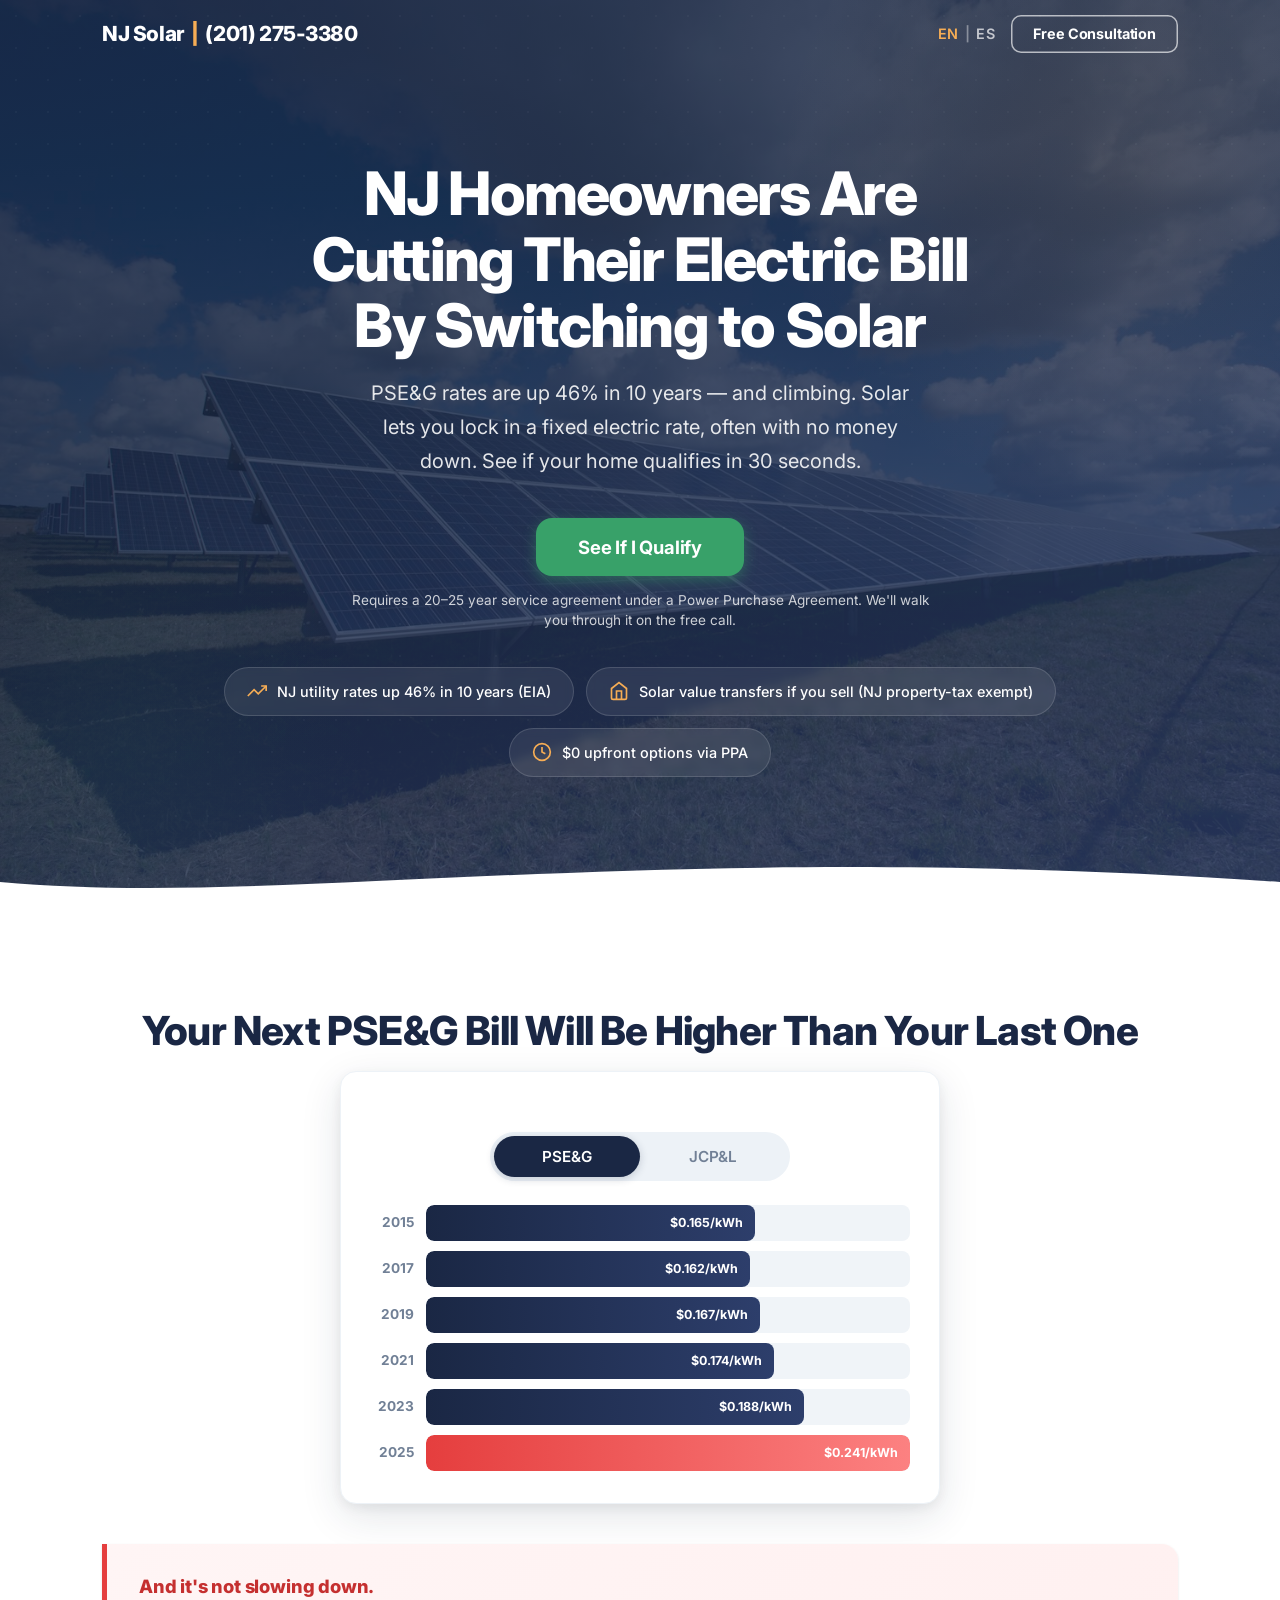
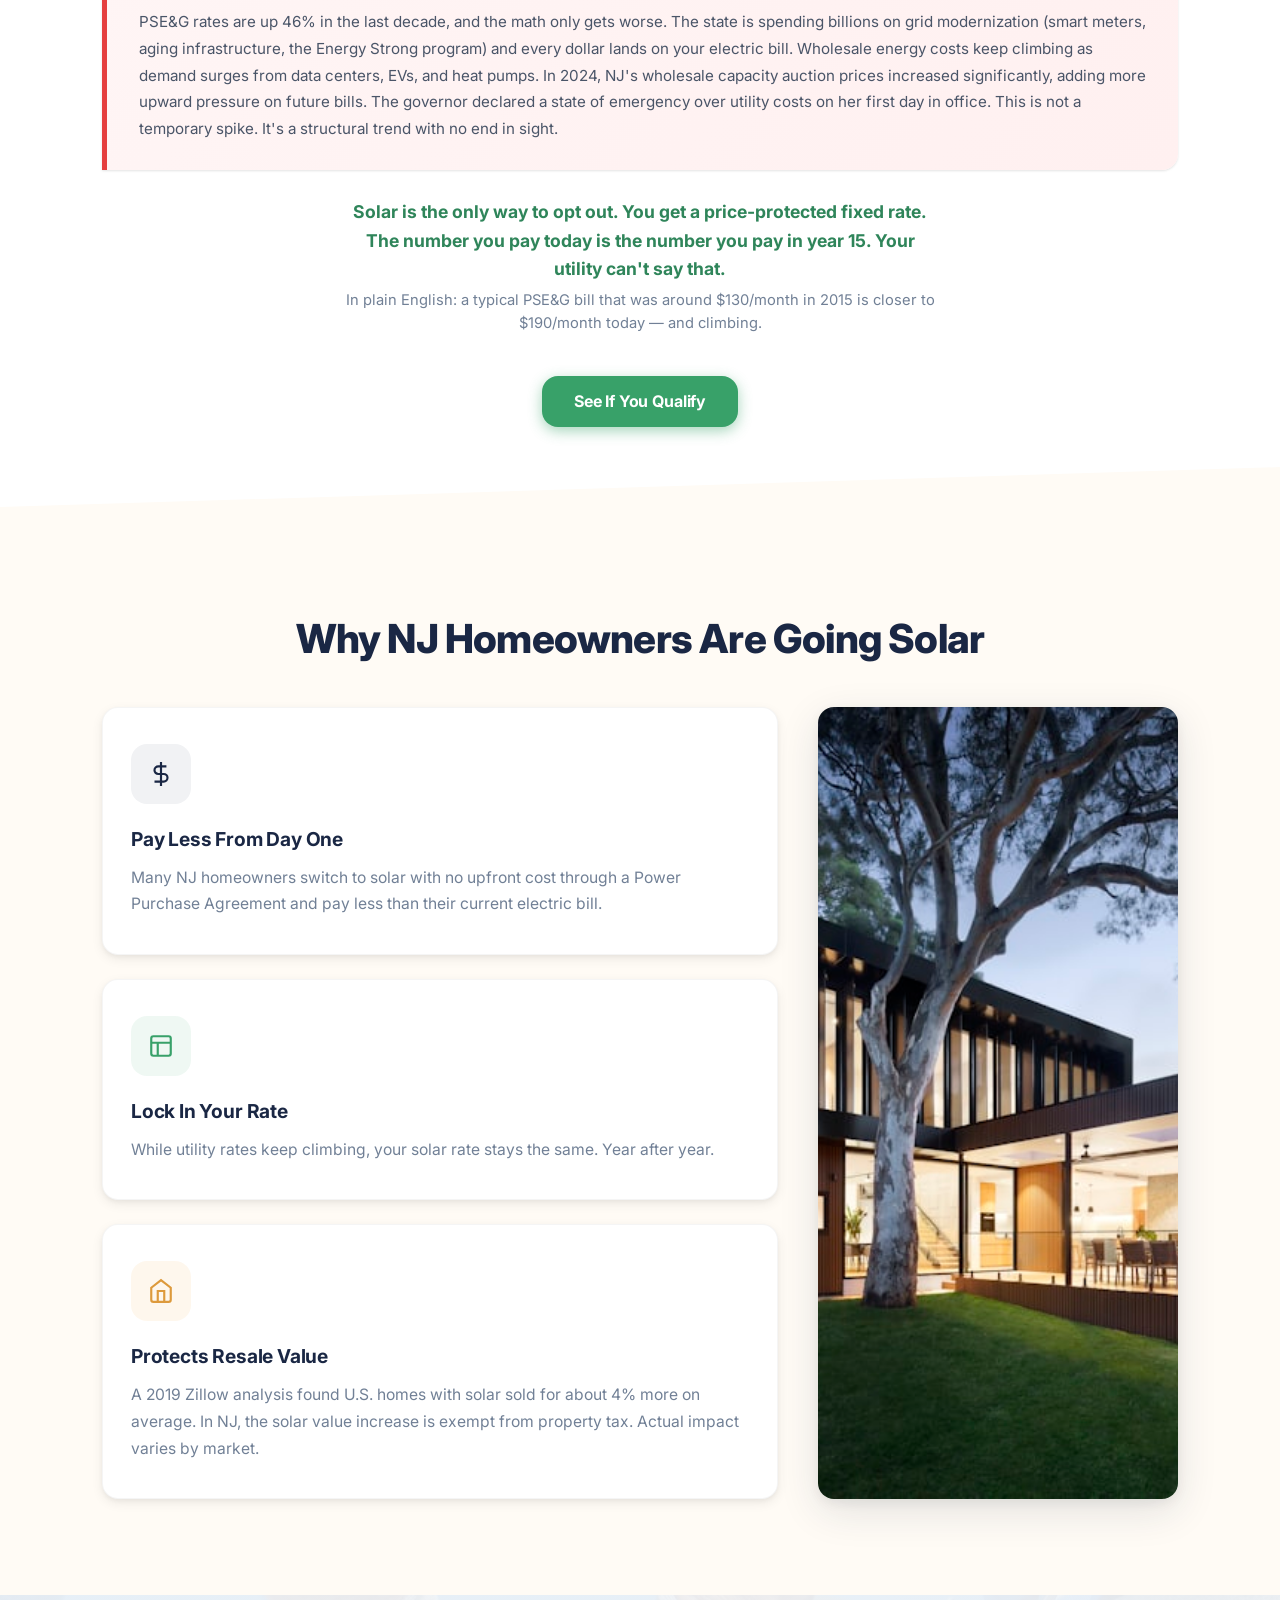
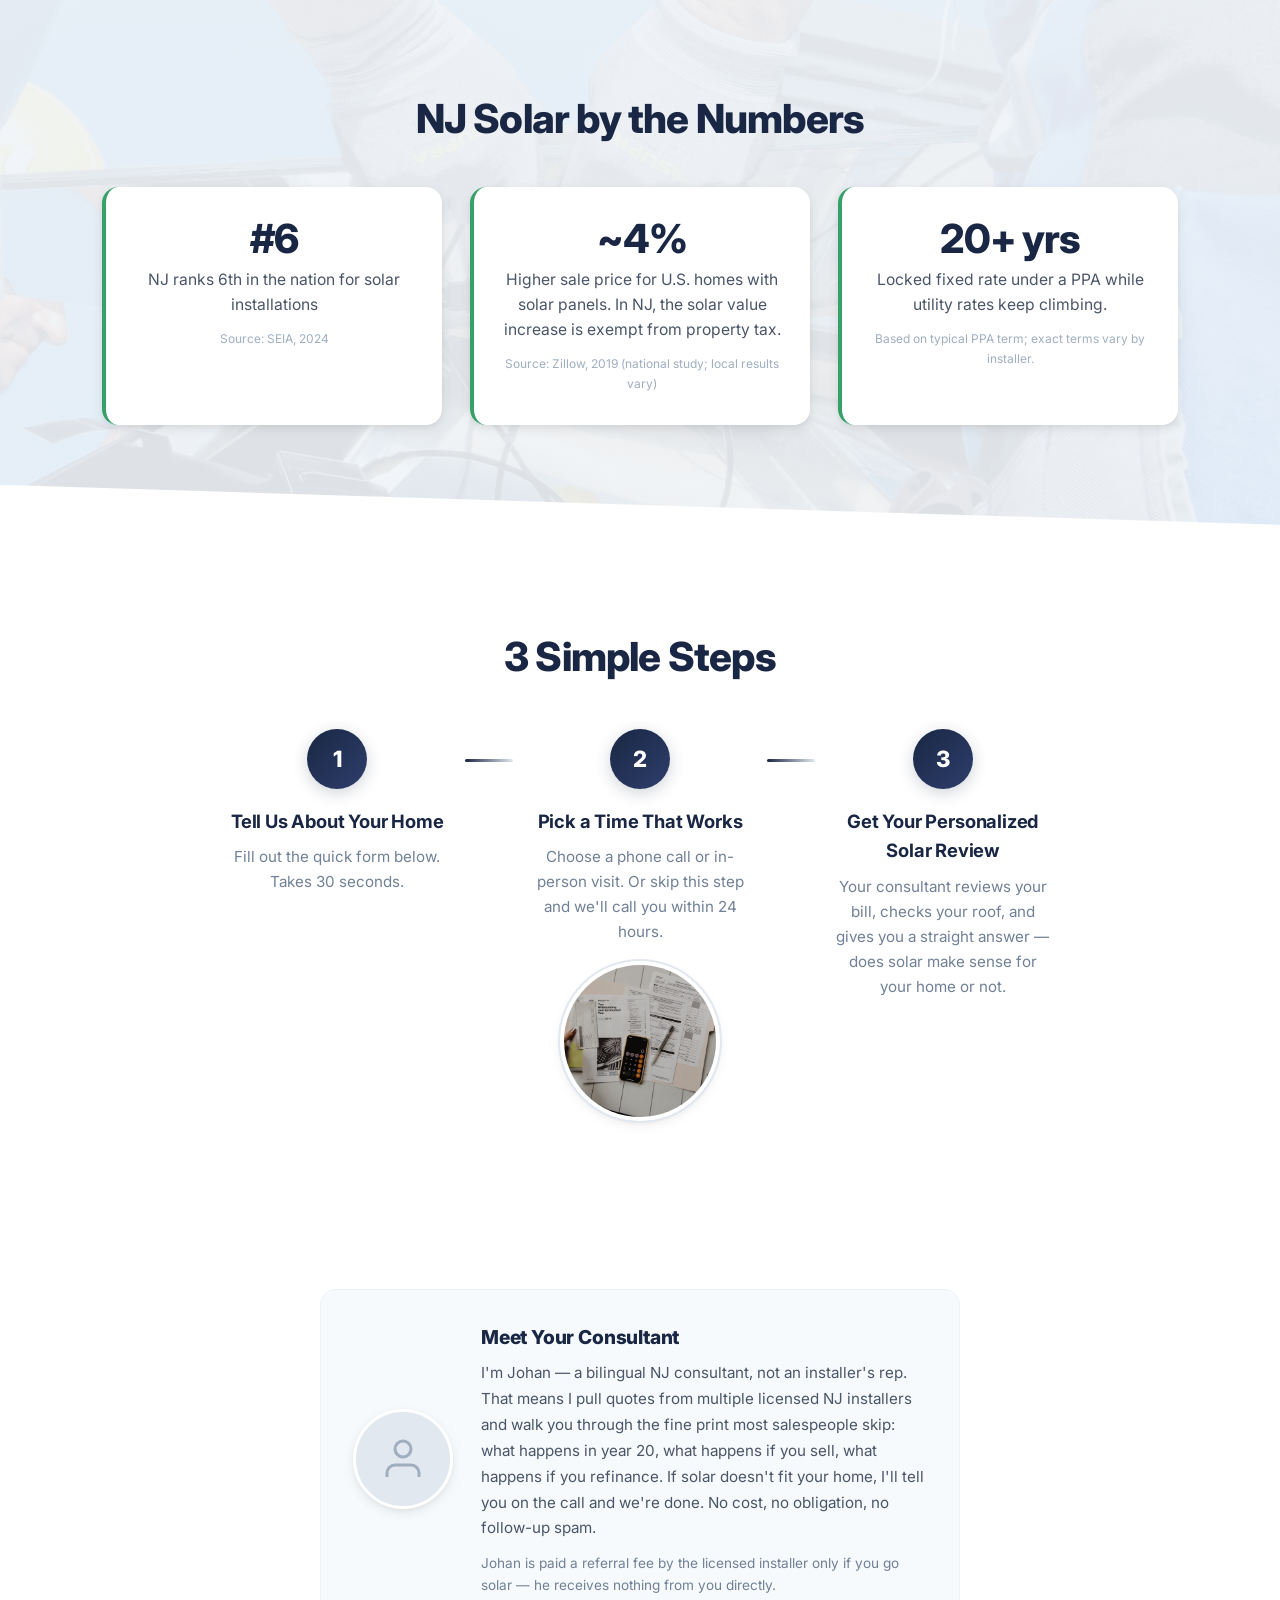
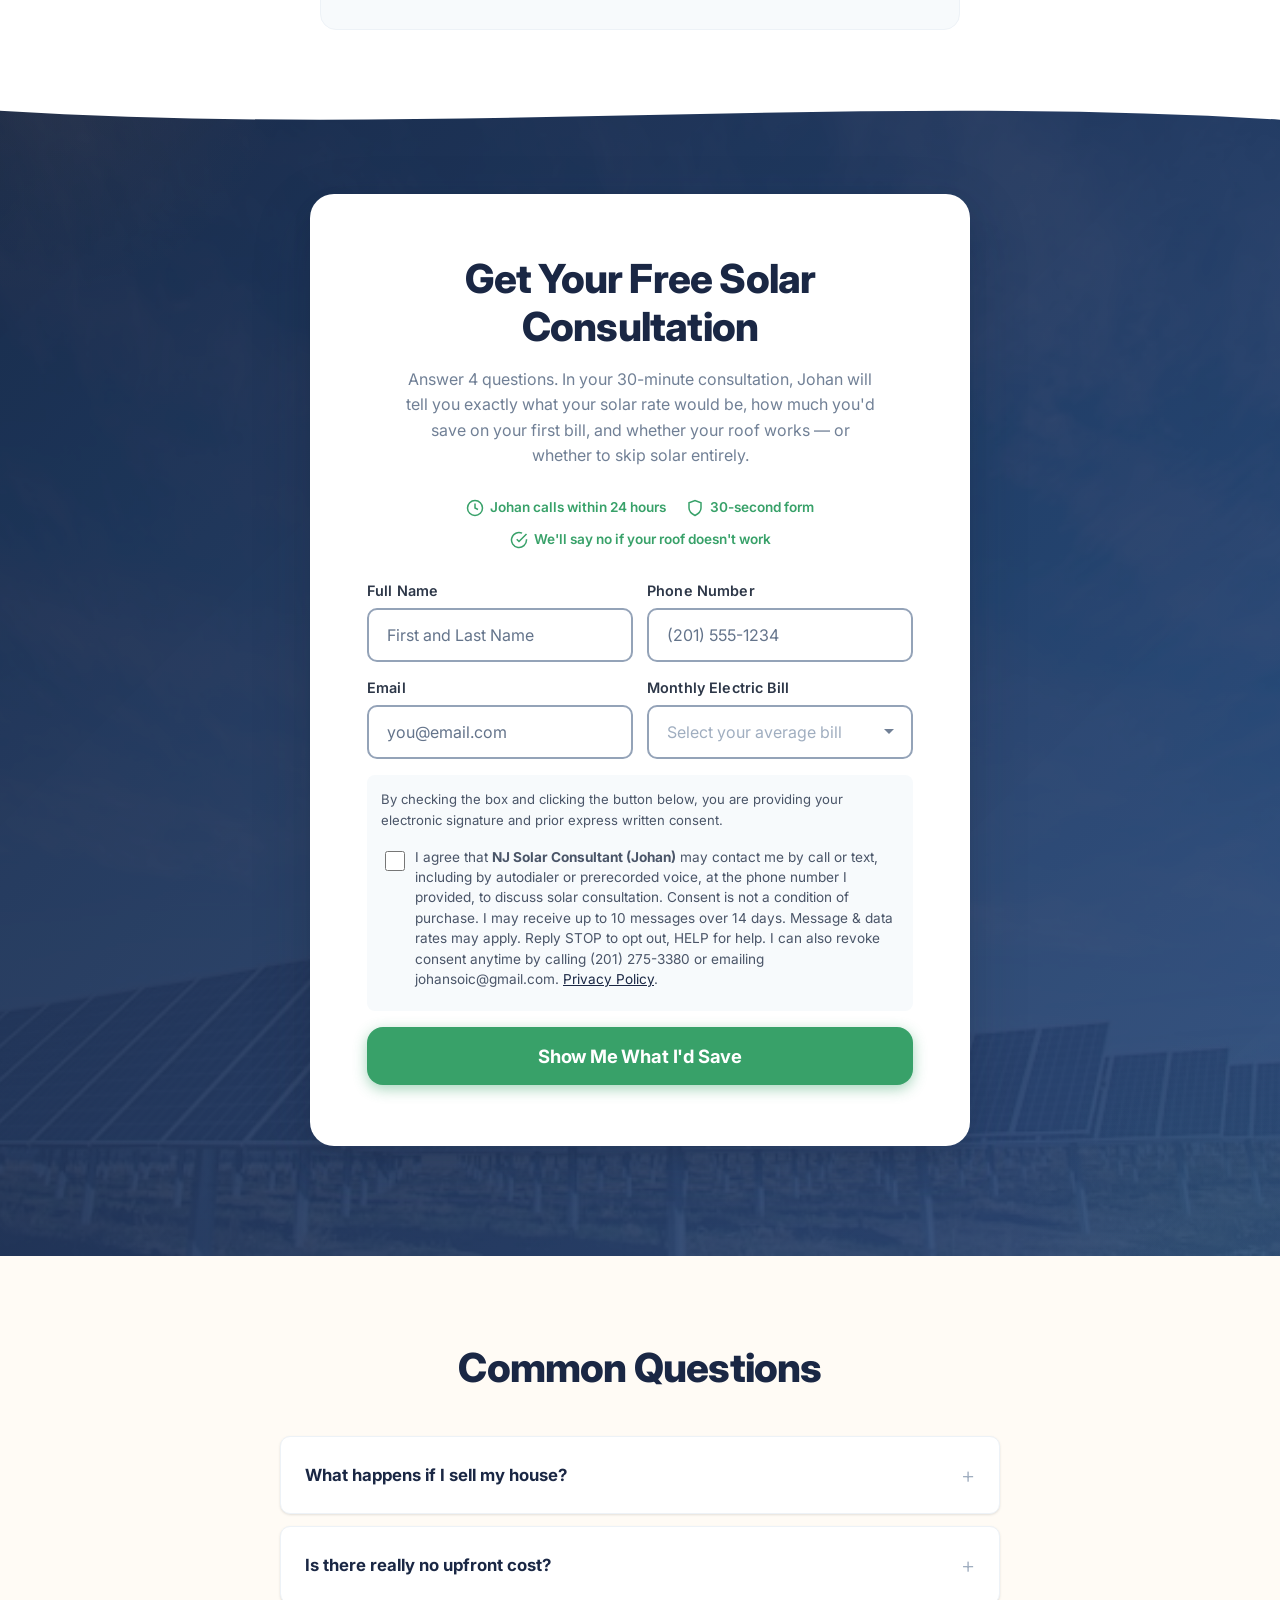
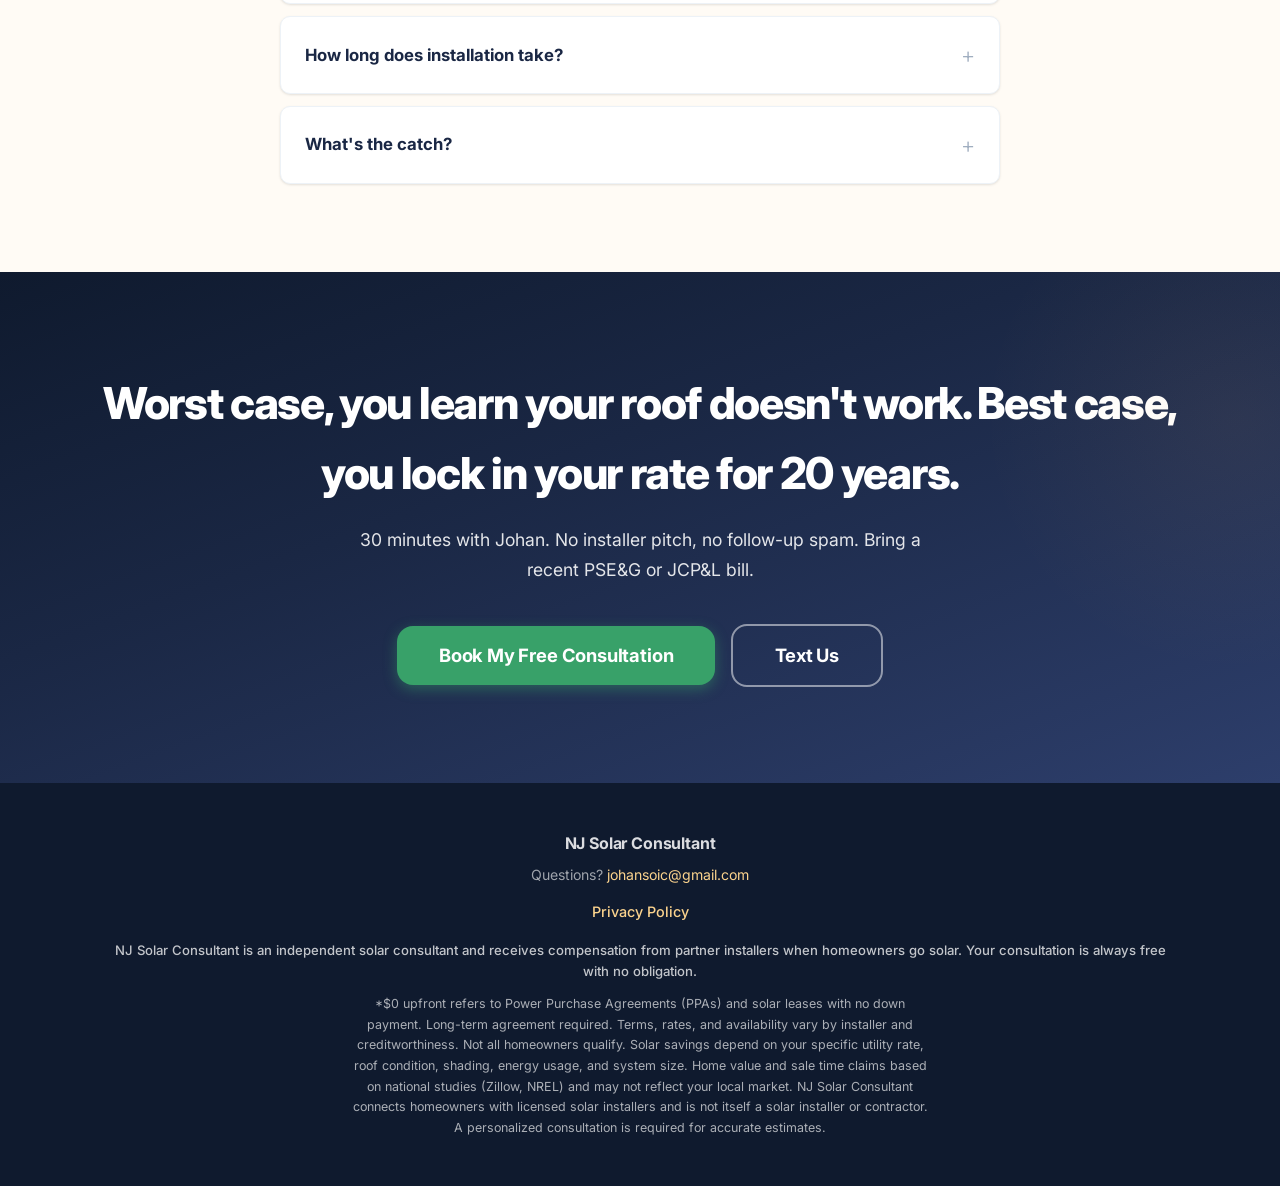
<file: website/index.html>
<!DOCTYPE html>
<html lang="en">
<head>
  <meta charset="UTF-8">
  <meta name="viewport" content="width=device-width, initial-scale=1.0">
  <title>NJ Solar — Cut Your Electric Bill | Free Bilingual Consultation</title>
  <meta name="description" content="NJ homeowners are cutting their electric bill by going solar. See if your home qualifies in 30 seconds. Free consultation with a bilingual NJ consultant.">
  <meta property="og:title" content="NJ Homeowners Are Cutting Their Electric Bill By Going Solar">
  <meta property="og:description" content="PSE&G rates up 46% in 10 years. Lock in a fixed rate with $0 upfront via PPA. Bilingual consultation, no pressure.">
  <meta property="og:type" content="website">
  <meta name="twitter:card" content="summary_large_image">
  <link rel="alternate" hreflang="en" href="index.html">
  <link rel="alternate" hreflang="es" href="index-es.html">
  <link rel="icon" href="data:image/svg+xml,<svg xmlns='http://www.w3.org/2000/svg' viewBox='0 0 100 100'><text y='.9em' font-size='90'>&#9728;</text></svg>">
  <link rel="preconnect" href="https://fonts.googleapis.com">
  <link rel="preconnect" href="https://fonts.gstatic.com" crossorigin>
  <link href="https://fonts.googleapis.com/css2?family=Inter:wght@400;500;600;700;800&display=swap" rel="stylesheet">
  <link rel="stylesheet" href="styles.css">
  <link rel="preload" as="image" href="images/hero-solar.jpg">
  <script type="application/ld+json">
  {
    "@context": "https://schema.org",
    "@type": "LocalBusiness",
    "name": "NJ Solar Consultant",
    "description": "Free solar consultations for New Jersey homeowners. Lower electric rates with no upfront cost options available.",
    "telephone": "+1-201-275-3380",
    "url": "https://timely-sherbet-f1872d.netlify.app",
    "areaServed": {
      "@type": "State",
      "name": "New Jersey"
    },
    "priceRange": "Free consultation"
  }
  </script>
  <script type="application/ld+json">
  {
    "@context": "https://schema.org",
    "@type": "FAQPage",
    "mainEntity": [
      {"@type": "Question", "name": "What happens to solar panels if I sell my house?", "acceptedAnswer": {"@type": "Answer", "text": "A 2019 Zillow analysis found U.S. homes with solar sold for about 4% more on average. NJ exempts the solar-related value increase from property tax. Panels and warranty transfer to the new owner. Impact varies by market; your consultant will walk you through specifics."}},
      {"@type": "Question", "name": "Is solar really free?", "acceptedAnswer": {"@type": "Answer", "text": "There is no upfront cost with a Power Purchase Agreement (PPA) or solar lease. The solar company installs and maintains the panels. You pay them for the electricity at a rate lower than your utility. This involves a long-term agreement, typically 20 to 25 years. Your consultant will explain the specific terms for your situation."}},
      {"@type": "Question", "name": "How long does solar installation take?", "acceptedAnswer": {"@type": "Answer", "text": "The consultation takes 30 minutes. Permits, installation, and utility connection usually take 6 to 10 weeks total. The rooftop work is done in 1 to 2 days."}}
    ]
  }
  </script>
</head>
<body>

  <!-- ========== STICKY HEADER ========== -->
  <header class="header" id="header">
    <div class="container header__inner">
      <div class="header__brand">NJ Solar <span class="header__brand-sep">|</span> <a href="tel:+12012753380" style="color:inherit;text-decoration:none;">(201) 275-3380</a></div>
      <div class="header__actions">
        <div class="lang-toggle">
          <span class="lang-toggle__active">EN</span>
          <span class="lang-toggle__sep">|</span>
          <a href="index-es.html" class="lang-toggle__link">ES</a>
        </div>
        <a href="#lead-form" class="btn btn--cta btn--sm">Free Consultation</a>
      </div>
    </div>
  </header>

  <!-- ========== HERO ========== -->
  <section class="hero" id="hero">
    <div class="hero__pattern"></div>
    <div class="container hero__content">
      <h1 class="hero__title">NJ Homeowners Are Cutting Their Electric Bill By Switching to Solar</h1>
      <p class="hero__sub">PSE&amp;G rates are up 46% in 10 years — and climbing. Solar lets you lock in a fixed electric rate, often with no money down. See if your home qualifies in 30 seconds.</p>
      <a href="#lead-form" class="btn btn--cta btn--lg">See If I Qualify</a>
      <p class="hero__micro">Requires a 20–25 year service agreement under a Power Purchase Agreement. We'll walk you through it on the free call.</p>
      <div class="trust-stats">
        <div class="trust-stat">
          <svg class="trust-stat__icon" viewBox="0 0 24 24" fill="none" stroke="currentColor" stroke-width="2"><polyline points="23 6 13.5 15.5 8.5 10.5 1 18"/><polyline points="17 6 23 6 23 12"/></svg>
          <span>NJ utility rates up 46% in 10 years (EIA)</span>
        </div>
        <div class="trust-stat">
          <svg class="trust-stat__icon" viewBox="0 0 24 24" fill="none" stroke="currentColor" stroke-width="2"><path d="M3 9l9-7 9 7v11a2 2 0 0 1-2 2H5a2 2 0 0 1-2-2z"/><polyline points="9 22 9 12 15 12 15 22"/></svg>
          <span>Solar value transfers if you sell (NJ property-tax exempt)</span>
        </div>
        <div class="trust-stat">
          <svg class="trust-stat__icon" viewBox="0 0 24 24" fill="none" stroke="currentColor" stroke-width="2"><circle cx="12" cy="12" r="10"/><path d="M12 6v6l4 2"/></svg>
          <span>$0 upfront options via PPA</span>
        </div>
      </div>
    </div>
    <!-- Wave divider -->
    <div class="hero__divider">
      <svg viewBox="0 0 1440 90" preserveAspectRatio="none" fill="#ffffff"><path d="M0,64 C320,90 720,20 1440,64 L1440,90 L0,90 Z"/></svg>
    </div>
  </section>

  <!-- ========== PROBLEM SECTION ========== -->
  <section class="problem" id="problem">
    <div class="container">
      <h2 class="section-title fade-in-up">Your Next PSE&amp;G Bill Will Be Higher Than Your Last One</h2>
      <div class="rate-chart-card fade-in-up">
        <div class="utility-toggle">
          <button class="utility-toggle__btn utility-toggle__btn--active" data-utility="pseg">PSE&amp;G</button>
          <button class="utility-toggle__btn" data-utility="jcpl">JCP&amp;L</button>
        </div>
        <div class="rate-chart" id="rateChart"></div>
      </div>
      <div class="problem__explainer fade-in-up">
        <h3 class="problem__explainer-title">And it's not slowing down.</h3>
        <p class="problem__explainer-text">PSE&amp;G rates are up 46% in the last decade, and the math only gets worse. The state is spending billions on grid modernization (smart meters, aging infrastructure, the Energy Strong program) and every dollar lands on your electric bill. Wholesale energy costs keep climbing as demand surges from data centers, EVs, and heat pumps. In 2024, NJ's wholesale capacity auction prices increased significantly, adding more upward pressure on future bills. The governor declared a state of emergency over utility costs on her first day in office. This is not a temporary spike. It's a structural trend with no end in sight.</p>
      </div>
      <p class="problem__lockline fade-in-up">Solar is the only way to opt out. You get a price-protected fixed rate. The number you pay today is the number you pay in year 15. Your utility can't say that.</p>
      <p class="problem__bill-translate fade-in-up" style="text-align:center; color:var(--gray-700); font-size:1rem; max-width:640px; margin:16px auto 0;">In plain English: a typical PSE&amp;G bill that was around $130/month in 2015 is closer to $190/month today — and climbing.</p>
      <div class="problem__cta-wrap fade-in-up">
        <a href="#lead-form" class="btn btn--cta">See If You Qualify</a>
      </div>
    </div>
  </section>

  <!-- ========== BENEFITS ========== -->
  <section class="benefits" id="benefits">
    <div class="container">
      <h2 class="section-title fade-in-up">Why NJ Homeowners Are Going Solar</h2>
      <div class="benefits__layout">
        <div class="benefits__cards">
          <div class="benefit-card fade-in-up delay-1">
            <div class="benefit-card__icon">
              <svg viewBox="0 0 24 24" fill="none" stroke="currentColor" stroke-width="2"><line x1="12" y1="1" x2="12" y2="23"/><path d="M17 5H9.5a3.5 3.5 0 0 0 0 7h5a3.5 3.5 0 0 1 0 7H6"/></svg>
            </div>
            <h3>Pay Less From Day One</h3>
            <p>Many NJ homeowners switch to solar with no upfront cost through a Power Purchase Agreement and pay less than their current electric bill.</p>
          </div>
          <div class="benefit-card fade-in-up delay-2">
            <div class="benefit-card__icon benefit-card__icon--green">
              <svg viewBox="0 0 24 24" fill="none" stroke="currentColor" stroke-width="2"><rect x="3" y="3" width="18" height="18" rx="2"/><path d="M3 9h18"/><path d="M9 21V9"/></svg>
            </div>
            <h3>Lock In Your Rate</h3>
            <p>While utility rates keep climbing, your solar rate stays the same. Year after year.</p>
          </div>
          <div class="benefit-card fade-in-up delay-3">
            <div class="benefit-card__icon benefit-card__icon--gold">
              <svg viewBox="0 0 24 24" fill="none" stroke="currentColor" stroke-width="2"><path d="M3 9l9-7 9 7v11a2 2 0 0 1-2 2H5a2 2 0 0 1-2-2z"/><polyline points="9 22 9 12 15 12 15 22"/></svg>
            </div>
            <h3>Protects Resale Value</h3>
            <p>A 2019 Zillow analysis found U.S. homes with solar sold for about 4% more on average. In NJ, the solar value increase is exempt from property tax. Actual impact varies by market.</p>
          </div>
        </div>
        <div class="benefits__image fade-in-up">
          <img src="images/family-home.jpg" alt="New Jersey home with solar panels installed on roof, saving on electric bills" loading="lazy">
        </div>
      </div>
    </div>
  </section>

  <!-- ========== NJ SOLAR STATS ========== -->
  <section class="social-proof" id="stats">
    <div class="container">
      <h2 class="section-title fade-in-up">NJ Solar by the Numbers</h2>
      <div class="testimonials">
        <div class="testimonial-card stat-card fade-in-up delay-1">
          <p class="stat-card__number">#6</p>
          <p class="stat-card__label">NJ ranks 6th in the nation for solar installations</p>
          <p class="stat-card__source">Source: SEIA, 2024</p>
        </div>
        <div class="testimonial-card stat-card fade-in-up delay-2">
          <p class="stat-card__number">~4%</p>
          <p class="stat-card__label">Higher sale price for U.S. homes with solar panels. In NJ, the solar value increase is exempt from property tax.</p>
          <p class="stat-card__source">Source: Zillow, 2019 (national study; local results vary)</p>
        </div>
        <div class="testimonial-card stat-card fade-in-up delay-3">
          <p class="stat-card__number">20+ yrs</p>
          <p class="stat-card__label">Locked fixed rate under a PPA while utility rates keep climbing.</p>
          <p class="stat-card__source">Based on typical PPA term; exact terms vary by installer.</p>
        </div>
      </div>
    </div>
  </section>

  <!-- ========== HOW IT WORKS ========== -->
  <section class="how-it-works" id="how-it-works">
    <div class="container">
      <h2 class="section-title fade-in-up">3 Simple Steps</h2>
      <div class="steps">
        <div class="step fade-in-up delay-1">
          <div class="step__number">1</div>
          <h3 class="step__title">Tell Us About Your Home</h3>
          <p class="step__desc">Fill out the quick form below. Takes 30 seconds.</p>
        </div>
        <div class="step__connector" aria-hidden="true"></div>
        <div class="step fade-in-up delay-2">
          <div class="step__number">2</div>
          <h3 class="step__title">Pick a Time That Works</h3>
          <p class="step__desc">Choose a phone call or in-person visit. Or skip this step and we'll call you within 24 hours.</p>
          <img src="images/bill-review.jpg" alt="Reviewing NJ homeowner electricity bill and solar savings options" class="step__image" loading="lazy">
        </div>
        <div class="step__connector" aria-hidden="true"></div>
        <div class="step fade-in-up delay-3">
          <div class="step__number">3</div>
          <h3 class="step__title">Get Your Personalized Solar Review</h3>
          <p class="step__desc">Your consultant reviews your bill, checks your roof, and gives you a straight answer — does solar make sense for your home or not.</p>
        </div>
      </div>
    </div>
  </section>

  <!-- ========== MEET YOUR CONSULTANT ========== -->
  <section class="meet-consultant" id="meet-consultant">
    <div class="container">
      <div class="meet-consultant__card fade-in-up">
        <div class="meet-consultant__photo">
          <!-- Replace with Johan's actual photo -->
          <div class="meet-consultant__placeholder">
            <svg viewBox="0 0 24 24" fill="none" stroke="currentColor" stroke-width="1.5" width="48" height="48"><path d="M20 21v-2a4 4 0 0 0-4-4H8a4 4 0 0 0-4 4v2"/><circle cx="12" cy="7" r="4"/></svg>
          </div>
        </div>
        <div class="meet-consultant__info">
          <h2 class="meet-consultant__name">Meet Your Consultant</h2>
          <p class="meet-consultant__bio">I'm Johan — a bilingual NJ consultant, not an installer's rep. That means I pull quotes from multiple licensed NJ installers and walk you through the fine print most salespeople skip: what happens in year 20, what happens if you sell, what happens if you refinance. If solar doesn't fit your home, I'll tell you on the call and we're done. No cost, no obligation, no follow-up spam.</p>
          <p class="meet-consultant__disclosure" style="font-size:.85rem; color:var(--gray-600); margin-top:12px;">Johan is paid a referral fee by the licensed installer only if you go solar — he receives nothing from you directly.</p>
        </div>
      </div>
    </div>
  </section>

  <!-- ========== LEAD CAPTURE FORM ========== -->
  <section class="lead-form-section" id="lead-form">
    <div class="section-wave">
      <svg viewBox="0 0 1440 90" preserveAspectRatio="none" fill="#ffffff"><path d="M0,32 C480,80 960,0 1440,48 L1440,0 L0,0 Z"/></svg>
    </div>
    <div class="container">
      <div class="lead-form-wrapper fade-in-up">
        <h2 class="section-title">Get Your Free Solar Consultation</h2>
        <p class="lead-form__sub">Answer 4 questions. In your 30-minute consultation, Johan will tell you exactly what your solar rate would be, how much you'd save on your first bill, and whether your roof works — or whether to skip solar entirely.</p>
        <div class="trust-badges">
          <div class="trust-badge">
            <svg viewBox="0 0 24 24" fill="none" stroke="currentColor" stroke-width="2" width="18" height="18"><circle cx="12" cy="12" r="10"/><path d="M12 6v6l4 2"/></svg>
            Johan calls within 24 hours
          </div>
          <div class="trust-badge">
            <svg viewBox="0 0 24 24" fill="none" stroke="currentColor" stroke-width="2" width="18" height="18"><path d="M12 22s8-4 8-10V5l-8-3-8 3v7c0 6 8 10 8 10z"/></svg>
            30-second form
          </div>
          <div class="trust-badge">
            <svg viewBox="0 0 24 24" fill="none" stroke="currentColor" stroke-width="2" width="18" height="18"><path d="M22 11.08V12a10 10 0 1 1-5.93-9.14"/><polyline points="22 4 12 14.01 9 11.01"/></svg>
            We'll say no if your roof doesn't work
          </div>
        </div>
        <form id="leadForm" novalidate>
          <input type="hidden" name="language" id="formLanguage" value="en">
          <div style="position:absolute;left:-9999px;" aria-hidden="true">
            <input type="text" name="website" id="formWebsite" tabindex="-1" autocomplete="off">
          </div>
          <div class="form-row">
            <div class="form-group">
              <label for="formName" class="form-label">Full Name</label>
              <input type="text" id="formName" name="name" class="input" placeholder="First and Last Name" required autocomplete="name" maxlength="100">
            </div>
            <div class="form-group">
              <label for="formPhone" class="form-label">Phone Number</label>
              <input type="tel" id="formPhone" name="phone" class="input" placeholder="(201) 555-1234" required autocomplete="tel" inputmode="tel" maxlength="20">
            </div>
          </div>
          <div class="form-row">
            <div class="form-group">
              <label for="formEmail" class="form-label">Email</label>
              <input type="email" id="formEmail" name="email" class="input" placeholder="you@email.com" required autocomplete="email" maxlength="254">
            </div>
            <div class="form-group">
              <label for="formBill" class="form-label">Monthly Electric Bill</label>
              <select id="formBill" name="monthlyBill" class="input" required>
                <option value="" disabled selected>Select your average bill</option>
                <option value="Under $100">Under $100</option>
                <option value="$100-$150">$100 - $150</option>
                <option value="$150-$200">$150 - $200</option>
                <option value="$200-$300">$200 - $300</option>
                <option value="$300-$400">$300 - $400</option>
                <option value="$400+">$400+</option>
              </select>
            </div>
          </div>
          <div class="consent-group">
            <p class="consent-esign" style="font-size:.82rem; color:var(--gray-700); margin-bottom:8px;">By checking the box and clicking the button below, you are providing your electronic signature and prior express written consent.</p>
            <label class="consent-label">
              <input type="checkbox" id="tcpaConsent" name="tcpaConsent" required class="consent-checkbox">
              <span class="consent-text">I agree that <strong>NJ Solar Consultant (Johan)</strong> may contact me by call or text, including by autodialer or prerecorded voice, at the phone number I provided, to discuss solar consultation. Consent is not a condition of purchase. I may receive up to 10 messages over 14 days. Message &amp; data rates may apply. Reply STOP to opt out, HELP for help. I can also revoke consent anytime by calling (201) 275-3380 or emailing johansoic@gmail.com. <a href="privacy.html" class="consent-link">Privacy Policy</a>.</span>
            </label>
          </div>
          <button type="submit" class="btn btn--cta btn--lg btn--full" id="submitBtn">Show Me What I'd Save</button>
        </form>
        <div class="thank-you" id="thankYou" style="display:none">
          <svg viewBox="0 0 24 24" fill="none" stroke="#38a169" stroke-width="2" width="56" height="56"><circle cx="12" cy="12" r="10"/><polyline points="9 12 12 15 16 10"/></svg>
          <h3>Thanks, <span id="thankYouName"></span>!</h3>
          <p class="thank-you__promise" style="font-size:1.1rem; font-weight:600; color:var(--gray-800); margin:8px 0 4px;">Johan will call you within 24 hours.</p>
          <p class="thank-you__subtitle">Want a specific time? Pick a slot below — otherwise sit tight, he'll reach out.</p>

          <div class="booking-options">
            <a href="YOUR_CALENDLY_PHONE_LINK" target="_blank" rel="noopener" class="booking-card booking-card--primary">
              <div class="booking-card__icon">
                <svg viewBox="0 0 24 24" fill="none" stroke="currentColor" stroke-width="2" width="28" height="28"><path d="M22 16.92v3a2 2 0 0 1-2.18 2 19.79 19.79 0 0 1-8.63-3.07 19.5 19.5 0 0 1-6-6 19.79 19.79 0 0 1-3.07-8.67A2 2 0 0 1 4.11 2h3a2 2 0 0 1 2 1.72 12.84 12.84 0 0 0 .7 2.81 2 2 0 0 1-.45 2.11L8.09 9.91a16 16 0 0 0 6 6l1.27-1.27a2 2 0 0 1 2.11-.45 12.84 12.84 0 0 0 2.81.7A2 2 0 0 1 22 16.92z"/></svg>
              </div>
              <h4 class="booking-card__title">Phone Call</h4>
              <p class="booking-card__duration">15 minutes</p>
              <p class="booking-card__desc">Quick chat about your bill and options. No pressure.</p>
            </a>
            <a href="YOUR_CALENDLY_INPERSON_LINK" target="_blank" rel="noopener" class="booking-card">
              <div class="booking-card__icon">
                <svg viewBox="0 0 24 24" fill="none" stroke="currentColor" stroke-width="2" width="28" height="28"><path d="M3 9l9-7 9 7v11a2 2 0 0 1-2 2H5a2 2 0 0 1-2-2z"/><polyline points="9 22 9 12 15 12 15 22"/></svg>
              </div>
              <h4 class="booking-card__title">In-Person Visit</h4>
              <p class="booking-card__duration">30 minutes</p>
              <p class="booking-card__desc">Full consultation at your home with roof assessment.</p>
            </a>
          </div>

          <div class="thank-you__fallback">
            <p>Rather not schedule online? No problem.<br>Johan will call you within 24 hours.</p>
            <p class="thank-you__tip">Have a recent electric bill handy — it makes the conversation much more useful.</p>
          </div>

          <div class="referral-prompt">
            <p class="referral-prompt__title">Know a neighbor getting crushed by their electric bill?</p>
            <p class="referral-prompt__desc">Send them this link. If they go solar, Johan sends you a $100 gift card as a thank you.</p>
            <button class="btn btn--outline btn--sm" id="shareBtn" data-label-share="Share this page" data-label-copy="Copy link to share" data-label-copied="Copied!">Share this page</button>
          </div>
        </div>
      </div>
    </div>
  </section>

  <!-- ========== FAQ ========== -->
  <section class="faq" id="faq">
    <div class="container">
      <h2 class="section-title fade-in-up">Common Questions</h2>
      <div class="faq__list">
        <details class="faq__item fade-in-up delay-1">
          <summary class="faq__question">What happens if I sell my house?</summary>
          <div class="faq__answer">A 2019 Zillow analysis found U.S. homes with solar sold for about 4% more on average. NJ exempts the solar-related value increase from property tax. Panels and warranty transfer to the new owner. Local impact varies — Johan will walk you through specifics for your zip code on the call.</div>
        </details>
        <details class="faq__item fade-in-up delay-2">
          <summary class="faq__question">Is there really no upfront cost?</summary>
          <div class="faq__answer">With a Power Purchase Agreement (PPA) or solar lease, there is no upfront cost. The solar company installs and maintains the panels, and you pay them for the electricity at a rate lower than your utility. This involves a long-term agreement, typically 20 to 25 years. The consultation itself is completely free with no obligation. If solar doesn't make sense for your home, we'll tell you.</div>
        </details>
        <details class="faq__item fade-in-up delay-3">
          <summary class="faq__question">How long does installation take?</summary>
          <div class="faq__answer">The consultation takes about 30 minutes. If you decide to move forward, permits, installation, and utility connection usually take 6 to 10 weeks total. The actual rooftop work is done in 1 to 2 days.</div>
        </details>
        <details class="faq__item fade-in-up delay-3">
          <summary class="faq__question">What's the catch?</summary>
          <div class="faq__answer">Fair question. Here's the full picture: Johan is paid a referral fee by the licensed installer <em>only if</em> you decide to go solar — so his incentive is to send you to installers you'll actually close with, not to pressure you. You pay nothing to Johan, ever. The installer makes money by selling you electricity at a lower rate than your utility under a 20–25 year agreement. If your roof, credit, or usage don't fit, Johan will tell you to stay with your utility. That's the catch: it only works when it actually saves you money.</div>
        </details>
      </div>
    </div>
  </section>

  <!-- ========== FINAL CTA ========== -->
  <section class="final-cta" id="final-cta">
    <div class="container">
      <h2 class="final-cta__title">Worst case, you learn your roof doesn't work. Best case, you lock in your rate for 20 years.</h2>
      <p class="final-cta__sub">30 minutes with Johan. No installer pitch, no follow-up spam. Bring a recent PSE&amp;G or JCP&amp;L bill.</p>
      <div class="final-cta__buttons">
        <a href="#lead-form" class="btn btn--cta btn--lg">Book My Free Consultation</a>
        <a href="sms:+12012753380" class="btn btn--outline btn--lg">Text Us</a>
      </div>
    </div>
  </section>

  <!-- ========== FOOTER ========== -->
  <footer class="footer">
    <div class="container">
      <p class="footer__brand">NJ Solar Consultant</p>
      <p class="footer__contact">Questions? <a href="mailto:johansoic@gmail.com" style="color:var(--accent-light);">johansoic@gmail.com</a></p>
      <div class="footer__links">
        <a href="privacy.html">Privacy Policy</a>
      </div>
      <p class="footer__disclosure">NJ Solar Consultant is an independent solar consultant and receives compensation from partner installers when homeowners go solar. Your consultation is always free with no obligation.</p>
      <p class="footer__disclaimer">*$0 upfront refers to Power Purchase Agreements (PPAs) and solar leases with no down payment. Long-term agreement required. Terms, rates, and availability vary by installer and creditworthiness. Not all homeowners qualify. Solar savings depend on your specific utility rate, roof condition, shading, energy usage, and system size. Home value and sale time claims based on national studies (Zillow, NREL) and may not reflect your local market. NJ Solar Consultant connects homeowners with licensed solar installers and is not itself a solar installer or contractor. A personalized consultation is required for accurate estimates.</p>
    </div>
  </footer>

  <!-- Sticky mobile CTA bar -->
  <div class="mobile-cta-bar" id="mobileCta">
    <a href="sms:+12012753380" class="mobile-cta-bar__call">
      <svg viewBox="0 0 24 24" fill="none" stroke="currentColor" stroke-width="2" width="18" height="18"><path d="M21 15a2 2 0 0 1-2 2H7l-4 4V5a2 2 0 0 1 2-2h14a2 2 0 0 1 2 2z"/></svg>
      Text Us
    </a>
    <a href="#lead-form" class="mobile-cta-bar__form">Free Consultation</a>
  </div>

  <script src="main.js"></script>
</body>
</html>
</file>
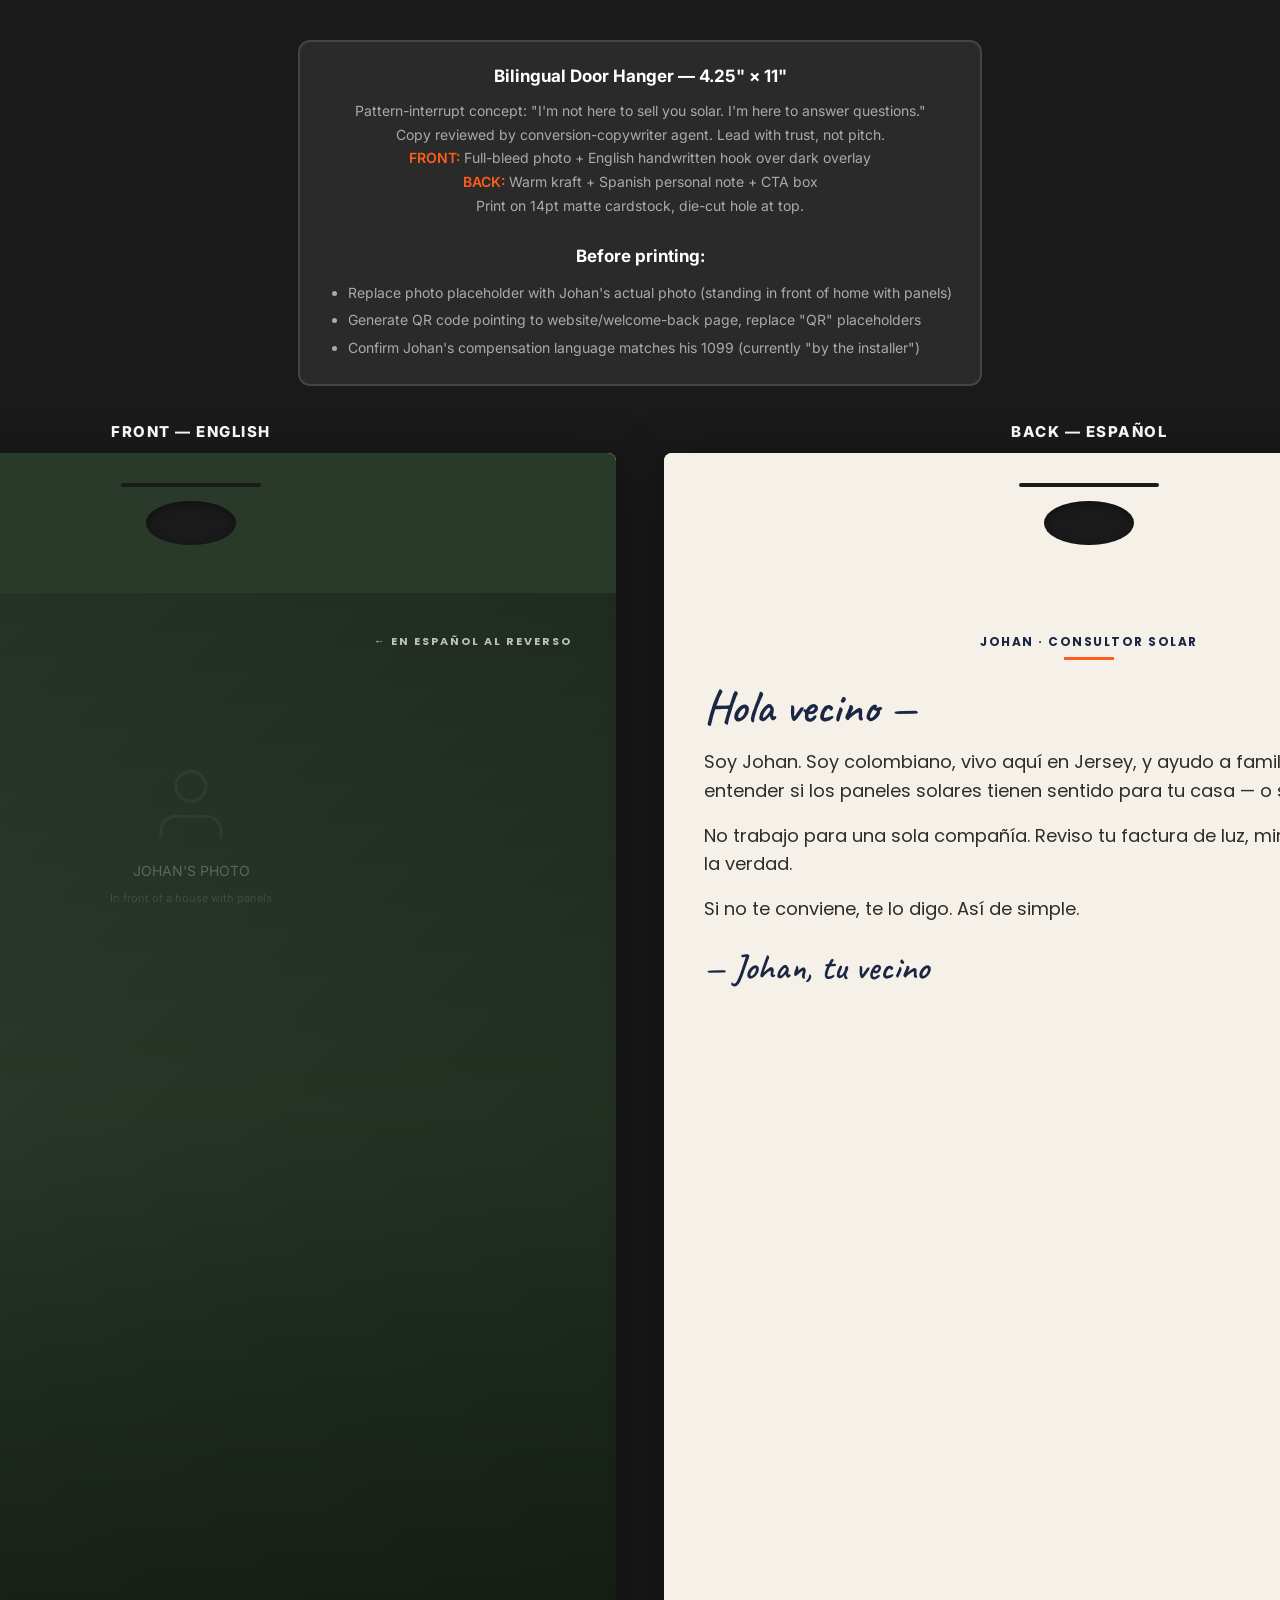
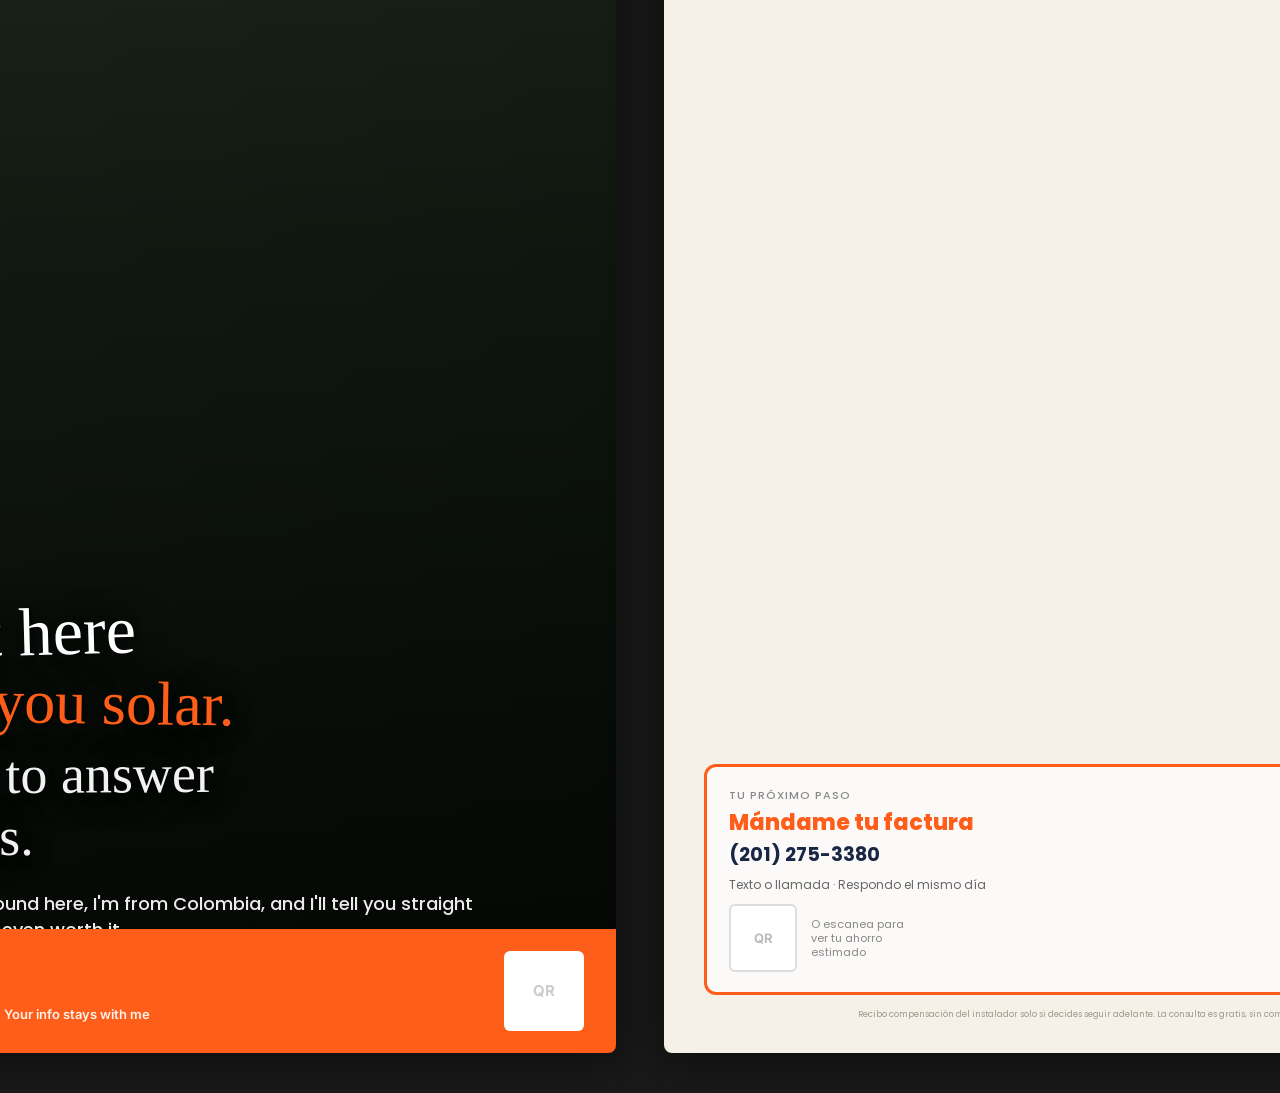
<file: door-hanger.html>
<!DOCTYPE html>
<html lang="en">
<head>
<meta charset="UTF-8">
<meta name="viewport" content="width=device-width, initial-scale=1.0">
<title>NJ Solar Door Hanger — Bilingual (Pattern Interrupt)</title>
<link rel="preconnect" href="https://fonts.googleapis.com">
<link href="https://fonts.googleapis.com/css2?family=Inter:wght@400;500;600;700;800&family=Permanent+Marker&family=Caveat:wght@500;600;700&family=Poppins:wght@400;500;600;700;800&display=swap" rel="stylesheet">
<style>
  :root {
    --orange: #FF5E1A;
    --navy-ink: #1a2744;
    --kraft: #F5F0E8;
    --warm-white: #FFFDF8;
    --soft-black: #2D2D2D;
    /* Door hanger: 4.25" x 11" at 200dpi preview = 850 x 2200 */
    --card-w: 850px;
    --card-h: 2200px;
  }

  * { margin: 0; padding: 0; box-sizing: border-box; }

  body {
    font-family: 'Inter', sans-serif;
    background: #1a1a1a;
    display: flex;
    flex-direction: column;
    align-items: center;
    padding: 40px 20px;
    color: #ccc;
    -webkit-print-color-adjust: exact;
    print-color-adjust: exact;
  }

  .instructions {
    background: #2a2a2a;
    border: 2px solid #444;
    border-radius: 12px;
    padding: 20px 28px;
    margin-bottom: 36px;
    max-width: 860px;
    text-align: center;
    font-size: 14px;
    line-height: 1.7;
    color: #aaa;
  }
  .instructions strong { display: block; font-size: 17px; margin-bottom: 8px; color: #fff; }
  .instructions em { color: var(--orange); font-style: normal; font-weight: 600; }
  .instructions .checklist { text-align: left; margin-top: 10px; padding-left: 20px; }
  .instructions .checklist li { margin-bottom: 4px; }

  .side-label {
    font-size: 15px;
    font-weight: 800;
    color: #fff;
    letter-spacing: 1.5px;
    text-transform: uppercase;
    margin-bottom: 12px;
    text-align: center;
  }

  .hangers {
    display: flex;
    gap: 48px;
    align-items: flex-start;
  }

  .hanger-wrap {
    display: flex;
    flex-direction: column;
    align-items: center;
  }

  .hanger {
    width: var(--card-w);
    height: var(--card-h);
    position: relative;
    overflow: hidden;
    flex-shrink: 0;
    background: #fff;
  }

  @media screen {
    .hanger { border-radius: 8px; box-shadow: 0 12px 48px rgba(0,0,0,0.5); }
  }

  /* Die-cut hole area at top */
  .hanger__hole-area {
    height: 140px;
    width: 100%;
    background: var(--kraft);
    position: relative;
    z-index: 2;
  }
  .hanger--front .hanger__hole-area {
    background: #2a3a2a;
  }
  .hanger__hole {
    position: absolute;
    top: 48px;
    left: 50%;
    transform: translateX(-50%);
    width: 90px;
    height: 44px;
    background: #1a1a1a;
    border-radius: 44px / 22px;
    box-shadow: inset 0 2px 8px rgba(0,0,0,0.4);
  }
  .hanger__slit {
    position: absolute;
    top: 30px;
    left: 50%;
    transform: translateX(-50%);
    width: 140px;
    height: 4px;
    background: #1a1a1a;
    border-radius: 2px;
  }

  /* =========================================
     FRONT SIDE (English) — Pattern Interrupt
     ========================================= */
  .hanger--front .photo-bg {
    position: absolute;
    top: 140px;
    left: 0;
    right: 0;
    bottom: 0;
    background: linear-gradient(135deg, #3a4a3a 0%, #2a3a2a 40%, #1a2a1a 100%);
    background-size: cover;
    background-position: center;
  }

  .hanger--front .overlay {
    position: absolute;
    top: 140px;
    left: 0;
    right: 0;
    bottom: 0;
    background: linear-gradient(
      to bottom,
      rgba(0,0,0,0.3) 0%,
      rgba(0,0,0,0.15) 25%,
      rgba(0,0,0,0.55) 60%,
      rgba(0,0,0,0.88) 100%
    );
  }

  .hanger--front .photo-placeholder {
    position: absolute;
    top: 180px;
    left: 0;
    right: 0;
    height: 400px;
    display: flex;
    flex-direction: column;
    align-items: center;
    justify-content: center;
    gap: 12px;
    color: rgba(255,255,255,0.25);
    font-size: 14px;
    z-index: 1;
    text-align: center;
  }
  .hanger--front .photo-placeholder svg { opacity: 0.2; }

  /* Content — headline pushed to bottom third */
  .hanger--front .content {
    position: absolute;
    top: 140px;
    left: 0;
    right: 0;
    bottom: 0;
    z-index: 3;
    display: flex;
    flex-direction: column;
    padding: 36px 44px 32px;
  }

  .hanger--front .top-tag {
    font-family: 'Poppins', sans-serif;
    font-size: 11px;
    font-weight: 700;
    color: rgba(255,255,255,0.7);
    letter-spacing: 2px;
    text-transform: uppercase;
    text-align: right;
    margin-top: 4px;
  }

  .hanger--front .headline-block {
    margin-top: auto;
    margin-bottom: 28px;
  }

  .hanger--front .handwriting {
    font-family: 'Permanent Marker', cursive;
    color: #FFFFFF;
    text-shadow: 2px 3px 8px rgba(0,0,0,0.7), 0 0 40px rgba(0,0,0,0.4);
    line-height: 1.15;
  }
  .hanger--front .handwriting .line {
    display: block;
  }
  .hanger--front .handwriting .line--1 {
    font-size: 68px;
    transform: rotate(-1.5deg);
    margin-bottom: 2px;
  }
  .hanger--front .handwriting .line--2 {
    font-size: 62px;
    transform: rotate(0.8deg);
    margin-left: 18px;
    margin-bottom: 2px;
    color: var(--orange);
  }
  .hanger--front .handwriting .line--3 {
    font-size: 54px;
    transform: rotate(-0.3deg);
    margin-left: 6px;
    color: rgba(255,255,255,0.95);
  }

  .hanger--front .sub-line {
    font-family: 'Poppins', sans-serif;
    font-size: 18px;
    font-weight: 500;
    color: rgba(255,255,255,0.92);
    line-height: 1.45;
    margin-top: 24px;
    margin-left: 6px;
    max-width: 92%;
  }

  .hanger--front .signature {
    font-family: 'Permanent Marker', cursive;
    color: var(--orange);
    font-size: 34px;
    margin-top: 12px;
    margin-left: 28px;
    transform: rotate(2deg);
    text-shadow: 2px 3px 8px rgba(0,0,0,0.5);
  }

  /* Orange CTA strip at bottom */
  .hanger--front .cta-strip {
    position: absolute;
    bottom: 0;
    left: 0;
    right: 0;
    background: var(--orange);
    padding: 22px 32px;
    display: flex;
    align-items: center;
    justify-content: space-between;
    gap: 16px;
    z-index: 4;
  }
  .hanger--front .cta-strip__text {
    color: #fff;
    font-family: 'Poppins', sans-serif;
    font-size: 18px;
    font-weight: 800;
    line-height: 1.15;
  }
  .hanger--front .cta-strip__sub {
    color: rgba(255,255,255,0.92);
    font-size: 13px;
    font-weight: 600;
    margin-top: 4px;
  }
  .hanger--front .cta-strip__qr {
    width: 80px;
    height: 80px;
    background: #fff;
    border-radius: 6px;
    display: flex;
    align-items: center;
    justify-content: center;
    font-size: 15px;
    font-weight: 700;
    color: #ccc;
    flex-shrink: 0;
  }

  .hanger--front .disclosure-front {
    position: absolute;
    bottom: 86px;
    left: 36px;
    right: 36px;
    font-family: 'Poppins', sans-serif;
    font-size: 9px;
    color: rgba(255,255,255,0.55);
    line-height: 1.4;
    text-align: center;
    z-index: 4;
  }

  /* =========================================
     BACK SIDE (Spanish) — Kraft personal note
     ========================================= */
  .hanger--back {
    background: var(--kraft);
  }

  .hanger--back .back-content {
    position: absolute;
    top: 140px;
    left: 0;
    right: 0;
    bottom: 0;
    padding: 40px 40px 32px;
    display: flex;
    flex-direction: column;
  }

  .hanger--back .brand-line {
    font-family: 'Poppins', sans-serif;
    font-size: 12px;
    font-weight: 700;
    color: var(--navy-ink);
    text-transform: uppercase;
    letter-spacing: 1.5px;
    text-align: center;
    margin-bottom: 6px;
  }
  .hanger--back .brand-divider {
    width: 50px;
    height: 3px;
    background: var(--orange);
    margin: 0 auto 24px;
  }

  .hanger--back .greeting {
    font-family: 'Caveat', cursive;
    font-size: 46px;
    font-weight: 600;
    color: var(--navy-ink);
    margin-bottom: 18px;
    line-height: 1;
  }

  .hanger--back .body-text {
    font-family: 'Poppins', sans-serif;
    font-size: 18px;
    line-height: 1.6;
    color: var(--soft-black);
    margin-bottom: 16px;
  }

  .hanger--back .signature-es {
    font-family: 'Caveat', cursive;
    font-size: 36px;
    font-weight: 600;
    color: var(--navy-ink);
    margin-bottom: 8px;
    margin-top: 4px;
  }

  /* CTA Box */
  .hanger--back .cta-box {
    background: rgba(255,255,255,0.7);
    border: 3px solid var(--orange);
    border-radius: 12px;
    padding: 20px 22px;
    margin-top: auto;
    margin-bottom: 14px;
  }
  .hanger--back .cta-label {
    font-family: 'Poppins', sans-serif;
    font-size: 11px;
    font-weight: 500;
    color: #888;
    text-transform: uppercase;
    letter-spacing: 1px;
    margin-bottom: 6px;
  }
  .hanger--back .cta-action {
    font-family: 'Poppins', sans-serif;
    font-size: 22px;
    font-weight: 800;
    color: var(--orange);
    line-height: 1.2;
  }
  .hanger--back .cta-number {
    font-family: 'Poppins', sans-serif;
    font-size: 19px;
    font-weight: 700;
    color: var(--navy-ink);
    margin-top: 4px;
  }
  .hanger--back .cta-extras {
    font-family: 'Poppins', sans-serif;
    font-size: 12px;
    color: #666;
    margin-top: 8px;
    line-height: 1.4;
  }
  .hanger--back .cta-row {
    display: flex;
    align-items: center;
    gap: 14px;
    margin-top: 10px;
  }
  .hanger--back .cta-qr {
    width: 68px;
    height: 68px;
    background: #fff;
    border: 2px solid #ddd;
    border-radius: 6px;
    display: flex;
    align-items: center;
    justify-content: center;
    font-size: 13px;
    font-weight: 700;
    color: #bbb;
    flex-shrink: 0;
  }
  .hanger--back .cta-qr-label {
    font-family: 'Poppins', sans-serif;
    font-size: 11px;
    color: #888;
    line-height: 1.3;
  }

  .hanger--back .disclosure {
    font-family: 'Poppins', sans-serif;
    font-size: 8.5px;
    color: #a09688;
    line-height: 1.4;
    text-align: center;
  }

  /* =========================================
     PRINT
     ========================================= */
  @media print {
    .instructions, .side-label { display: none !important; }
    body { background: none; padding: 0; }
    .hangers { flex-direction: column; gap: 0; }
    .hanger { page-break-after: always; box-shadow: none; border-radius: 0; }
    @page { size: 4.25in 11in; margin: 0; }
  }
</style>
</head>
<body>

<div class="instructions">
  <strong>Bilingual Door Hanger — 4.25" × 11"</strong>
  Pattern-interrupt concept: "I'm not here to sell you solar. I'm here to answer questions."<br>
  Copy reviewed by conversion-copywriter agent. Lead with trust, not pitch.<br>
  <em>FRONT:</em> Full-bleed photo + English handwritten hook over dark overlay<br>
  <em>BACK:</em> Warm kraft + Spanish personal note + CTA box<br>
  Print on 14pt matte cardstock, die-cut hole at top.<br><br>
  <strong>Before printing:</strong>
  <ul class="checklist">
    <li>Replace photo placeholder with Johan's actual photo (standing in front of home with panels)</li>
    <li>Generate QR code pointing to website/welcome-back page, replace "QR" placeholders</li>
    <li>Confirm Johan's compensation language matches his 1099 (currently "by the installer")</li>
  </ul>
</div>

<div class="hangers">

  <!-- ===============================
       FRONT (English) — seen first
       =============================== -->
  <div class="hanger-wrap">
    <p class="side-label">Front — English</p>
    <div class="hanger hanger--front">
      <div class="hanger__hole-area">
        <div class="hanger__slit"></div>
        <div class="hanger__hole"></div>
      </div>
      <div class="photo-bg"></div>
      <div class="overlay"></div>
      <div class="photo-placeholder">
        <svg viewBox="0 0 24 24" fill="none" stroke="currentColor" stroke-width="0.8" width="90" height="90"><path d="M20 21v-2a4 4 0 0 0-4-4H8a4 4 0 0 0-4 4v2"/><circle cx="12" cy="7" r="4"/></svg>
        JOHAN'S PHOTO<br>
        <span style="font-size:11px; opacity:0.5;">In front of a house with panels</span>
      </div>

      <div class="content">
        <div class="top-tag">← En español al reverso</div>

        <div class="headline-block">
          <div class="handwriting">
            <span class="line line--1">I'm not here</span>
            <span class="line line--2">to sell you solar.</span>
            <span class="line line--3">I'm here to answer<br>questions.</span>
          </div>
          <p class="sub-line">I'm Johan — I live around here, I'm from Colombia, and I'll tell you straight whether your roof is even worth it.</p>
          <div class="signature">— Johan</div>
        </div>
      </div>

      <p class="disclosure-front">I'm paid by the chosen installer only if you decide to move forward. Your consultation costs nothing. Your bill stays with me.</p>

      <div class="cta-strip">
        <div>
          <div class="cta-strip__text">Text me a photo of<br>your electric bill</div>
          <div class="cta-strip__sub">(201) 275-3380 · Hablo español · Your info stays with me</div>
        </div>
        <div class="cta-strip__qr">QR</div>
      </div>
    </div>
  </div>

  <!-- ===============================
       BACK (Spanish) — kraft, personal
       =============================== -->
  <div class="hanger-wrap">
    <p class="side-label">Back — Español</p>
    <div class="hanger hanger--back">
      <div class="hanger__hole-area">
        <div class="hanger__slit"></div>
        <div class="hanger__hole"></div>
      </div>

      <div class="back-content">
        <p class="brand-line">Johan · Consultor Solar</p>
        <div class="brand-divider"></div>

        <p class="greeting">Hola vecino —</p>

        <p class="body-text">Soy Johan. Soy colombiano, vivo aquí en Jersey, y ayudo a familias como la tuya a entender si los paneles solares tienen sentido para tu casa — o si no.</p>

        <p class="body-text">No trabajo para una sola compañía. Reviso tu factura de luz, miro tu techo, y te digo la verdad.</p>

        <p class="body-text">Si no te conviene, te lo digo. Así de simple.</p>

        <p class="signature-es">— Johan, tu vecino</p>

        <div class="cta-box">
          <p class="cta-label">Tu próximo paso</p>
          <p class="cta-action">Mándame tu factura</p>
          <p class="cta-number">(201) 275-3380</p>
          <p class="cta-extras">Texto o llamada · Respondo el mismo día</p>
          <div class="cta-row">
            <div class="cta-qr">QR</div>
            <p class="cta-qr-label">O escanea para<br>ver tu ahorro<br>estimado</p>
          </div>
        </div>

        <p class="disclosure">Recibo compensación del instalador solo si decides seguir adelante. La consulta es gratis, sin compromiso.</p>
      </div>
    </div>
  </div>

</div>

</body>
</html>
</file>
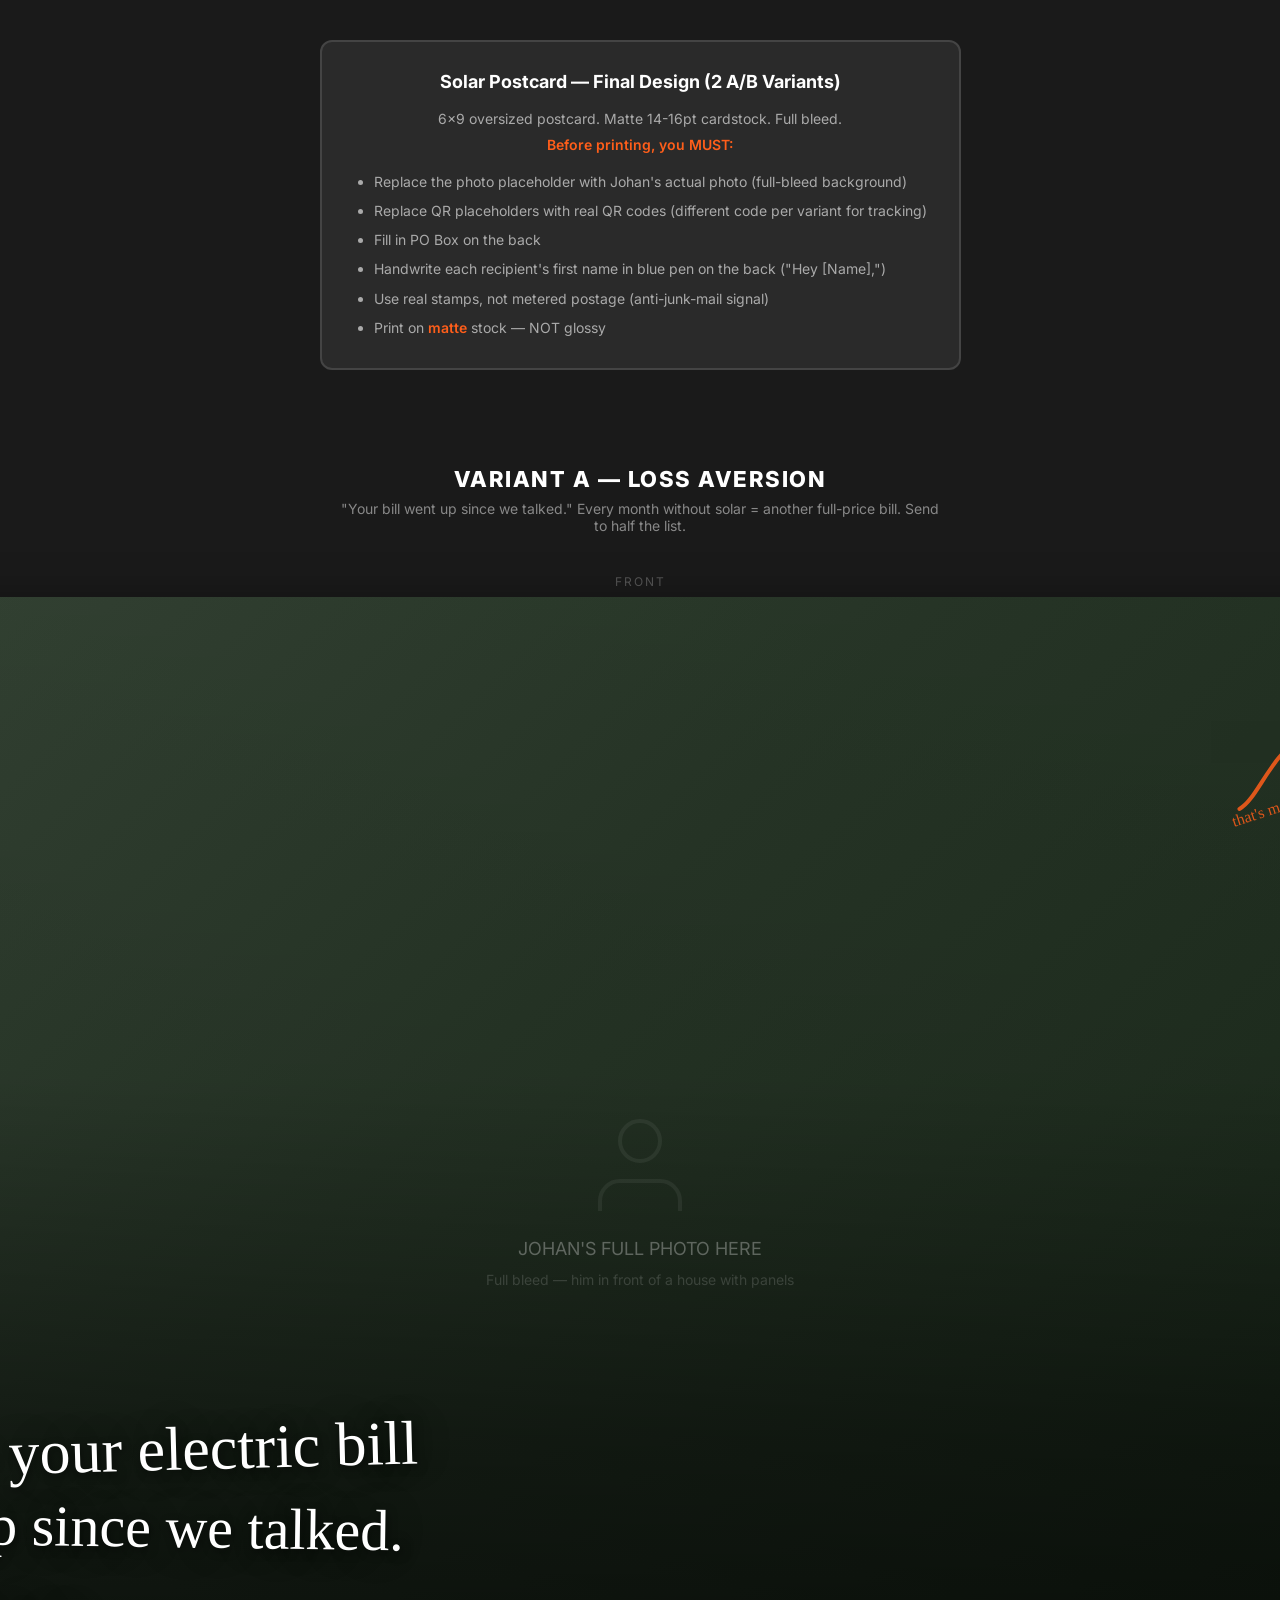
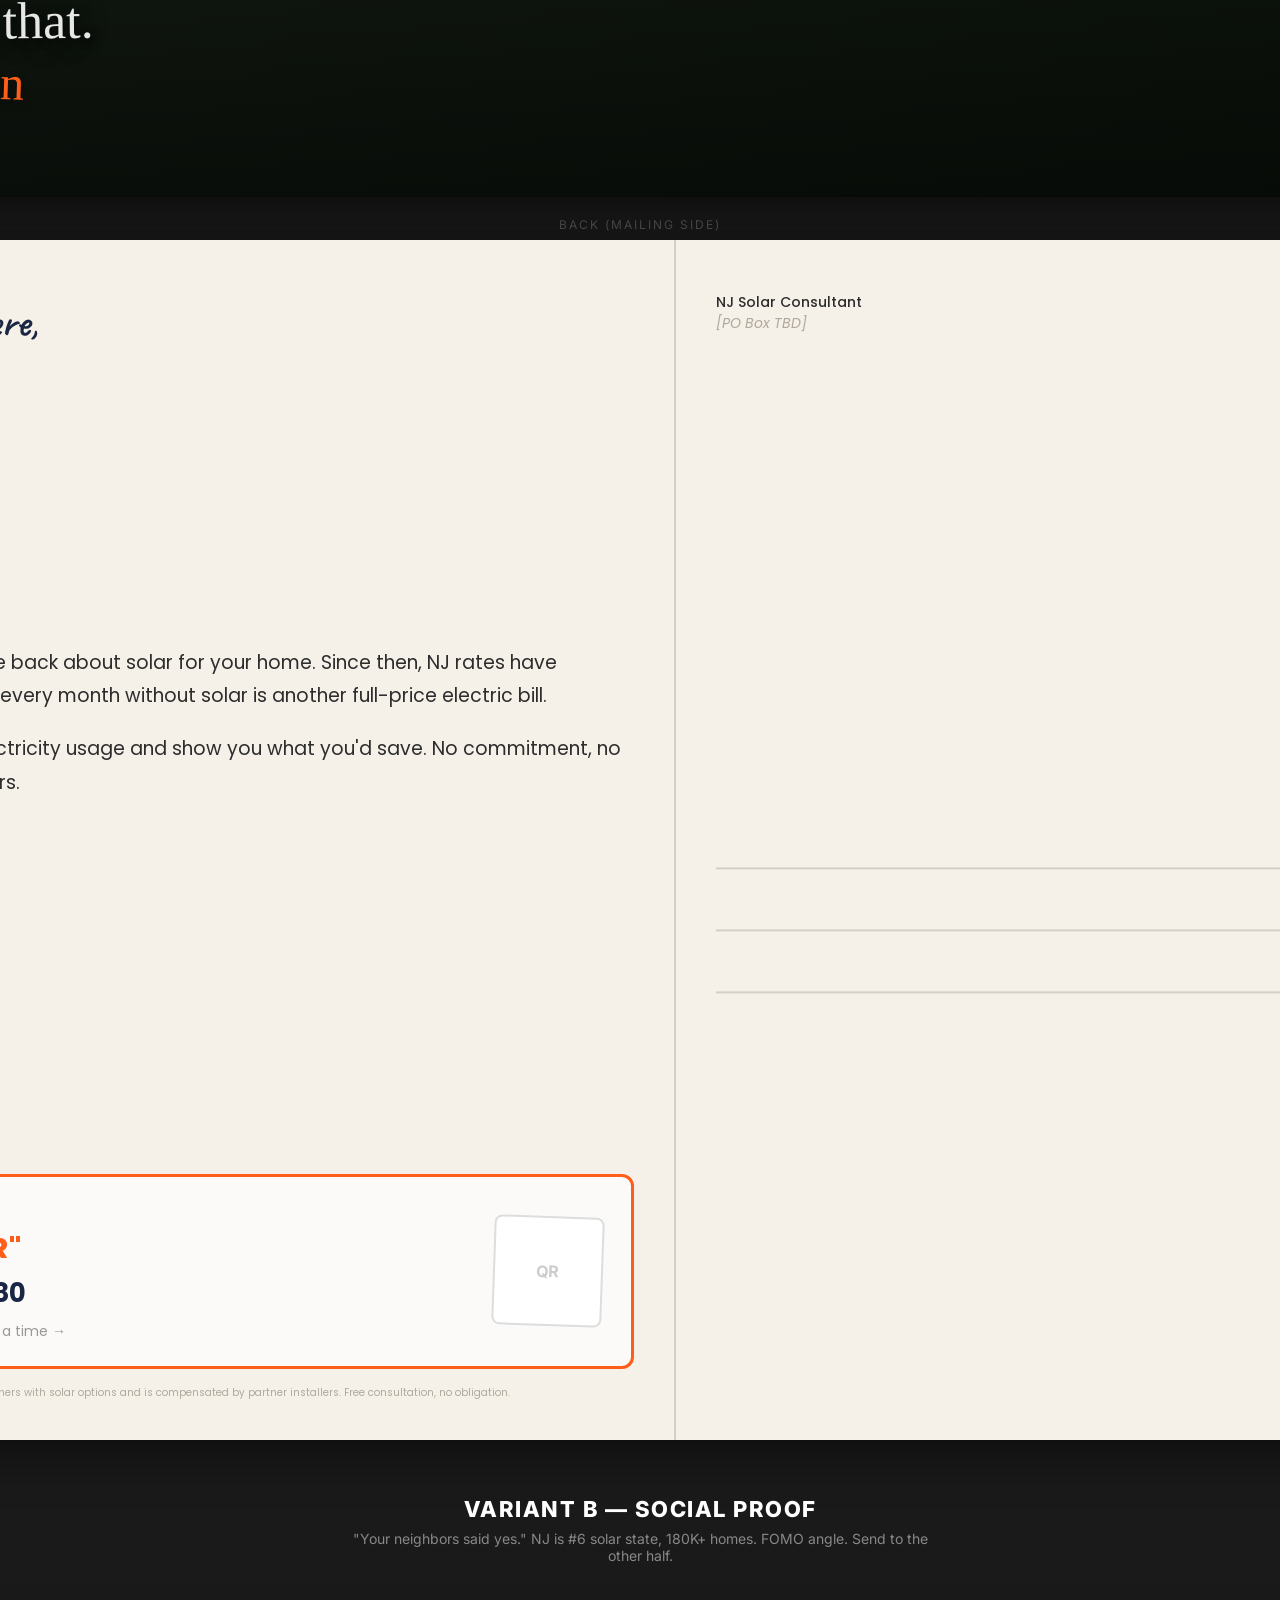
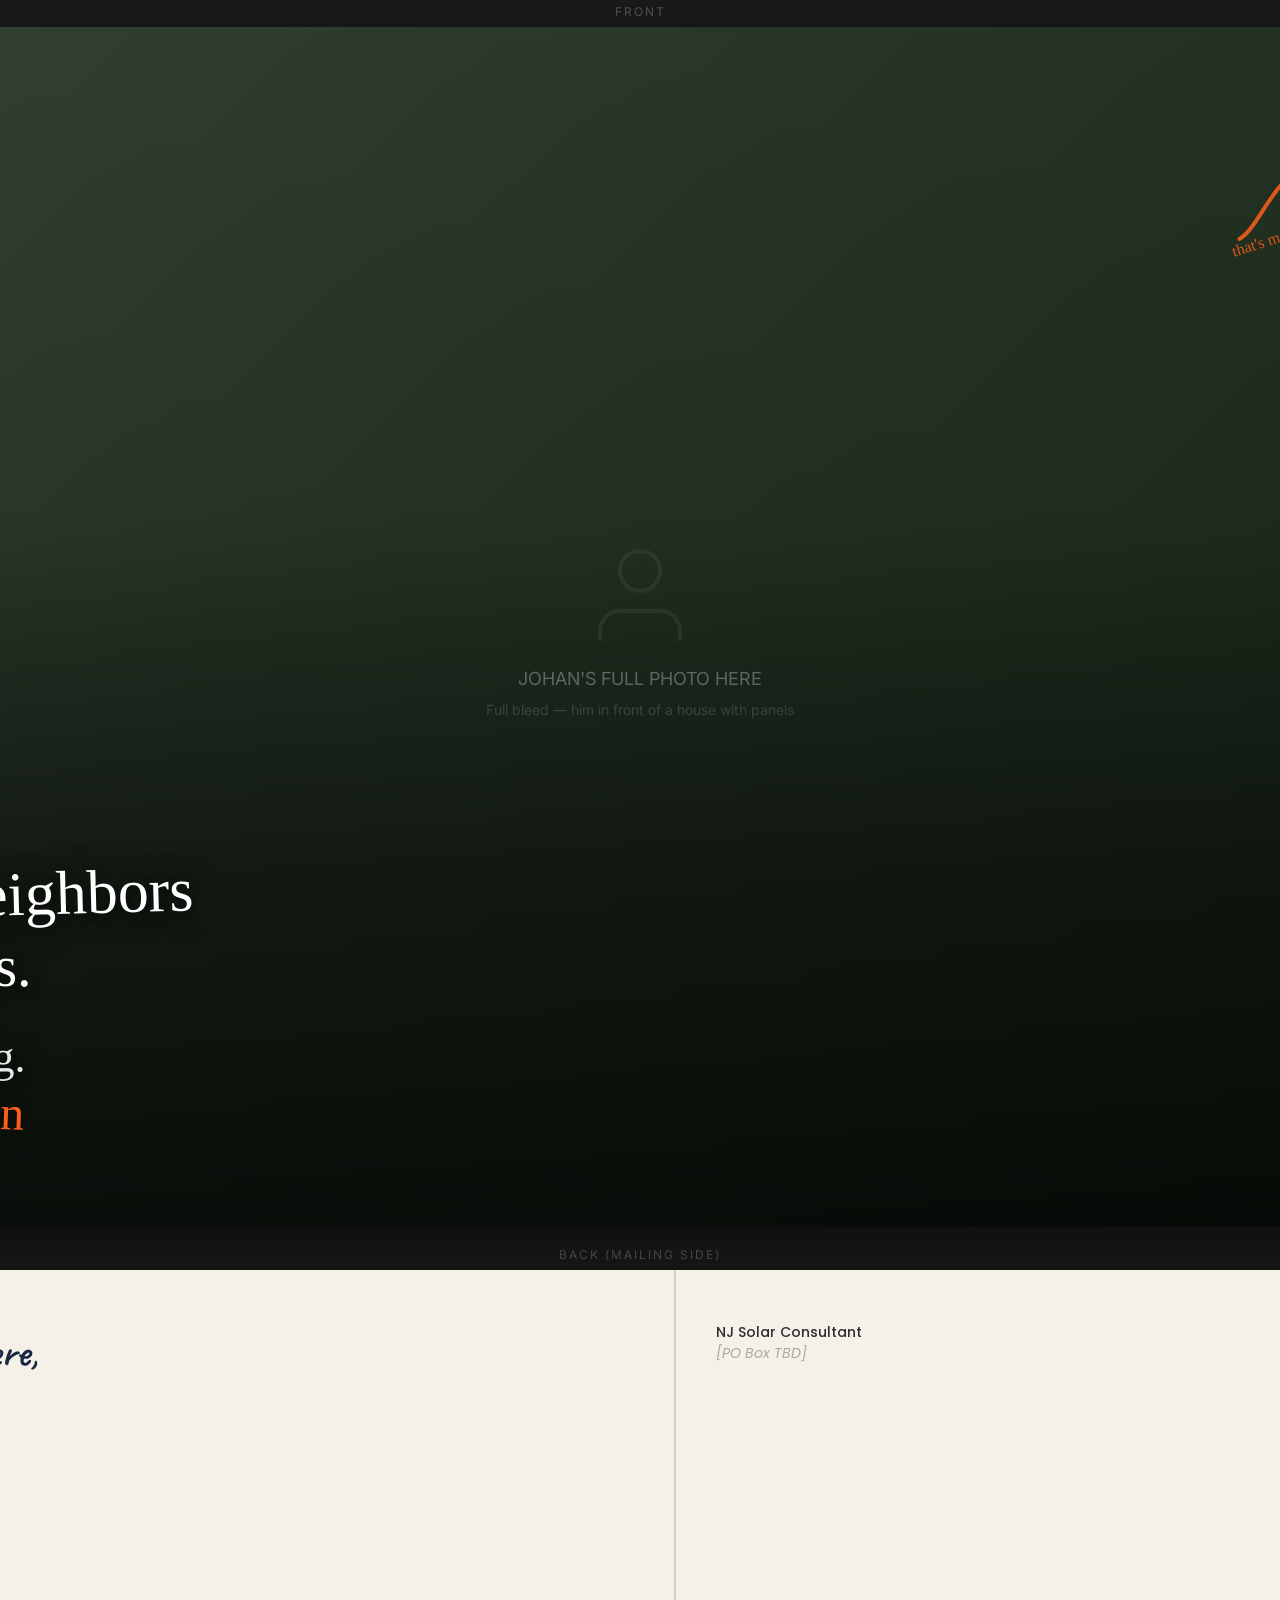
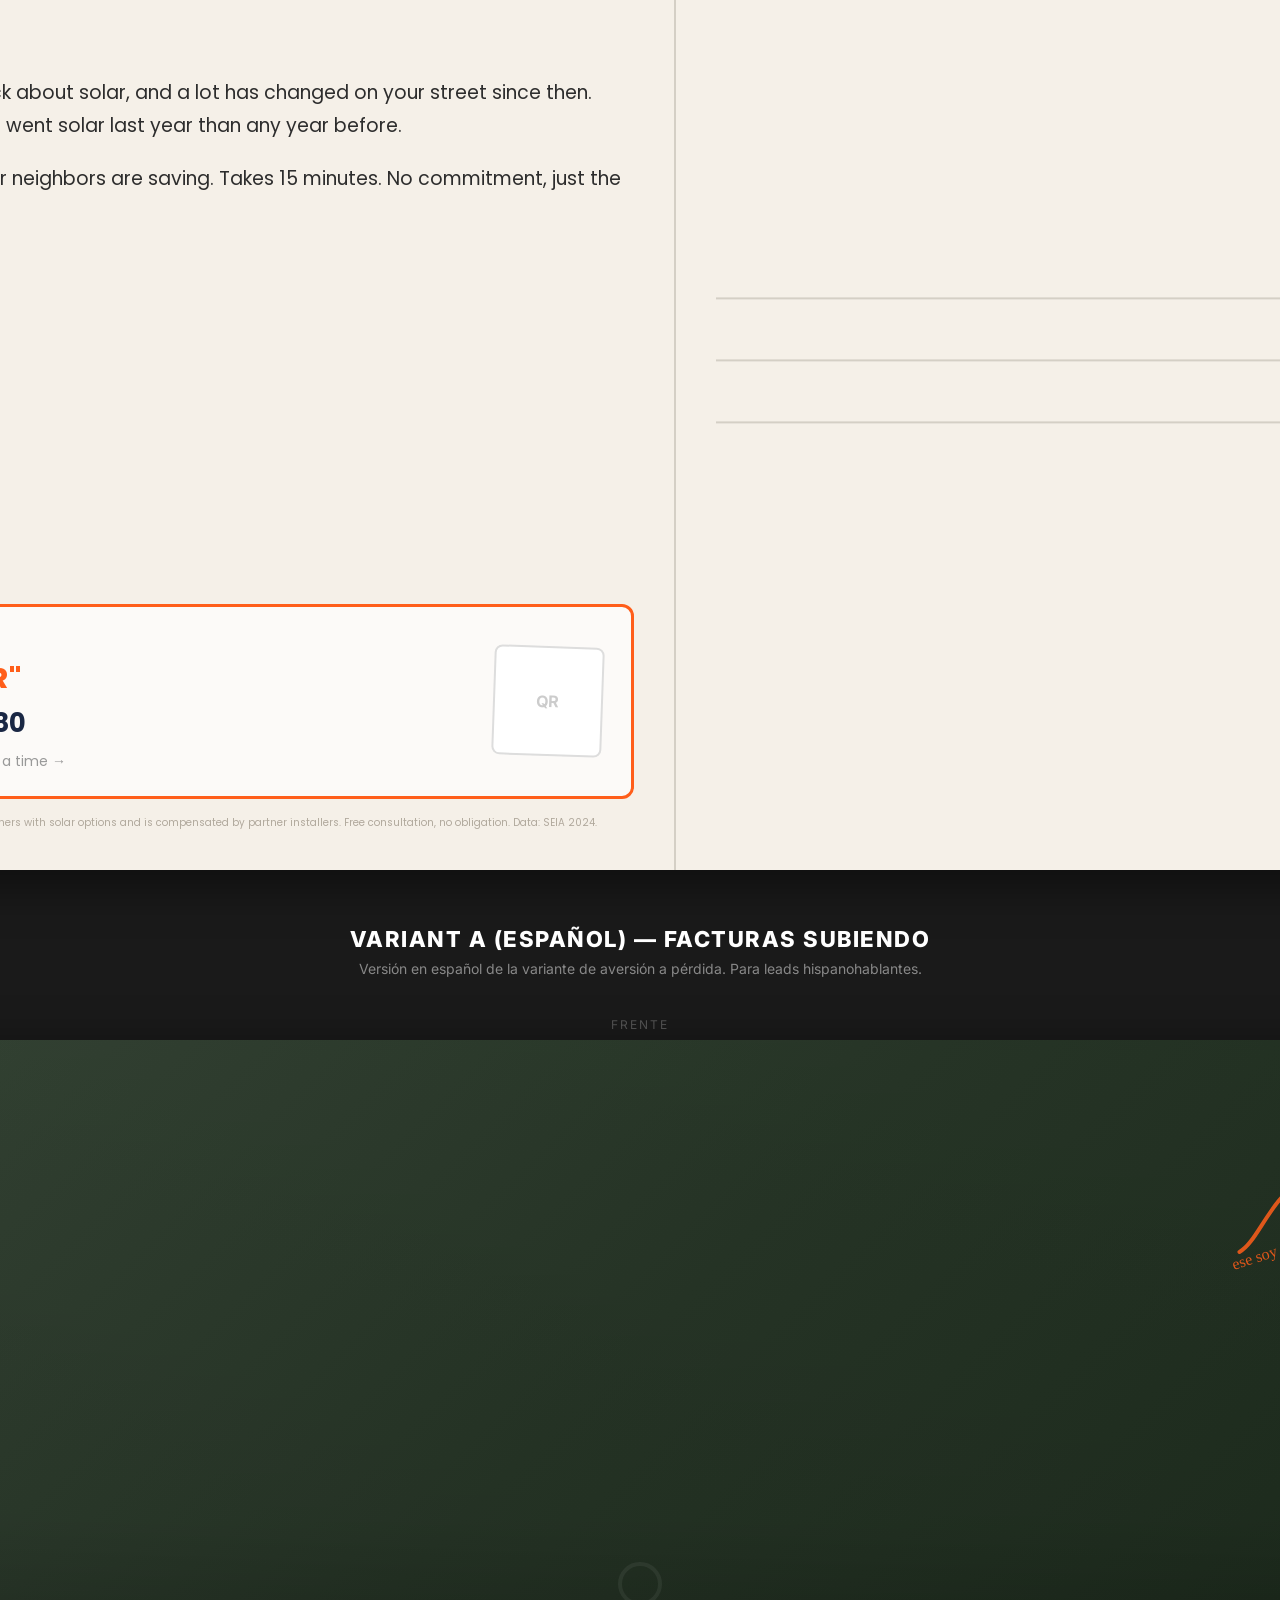
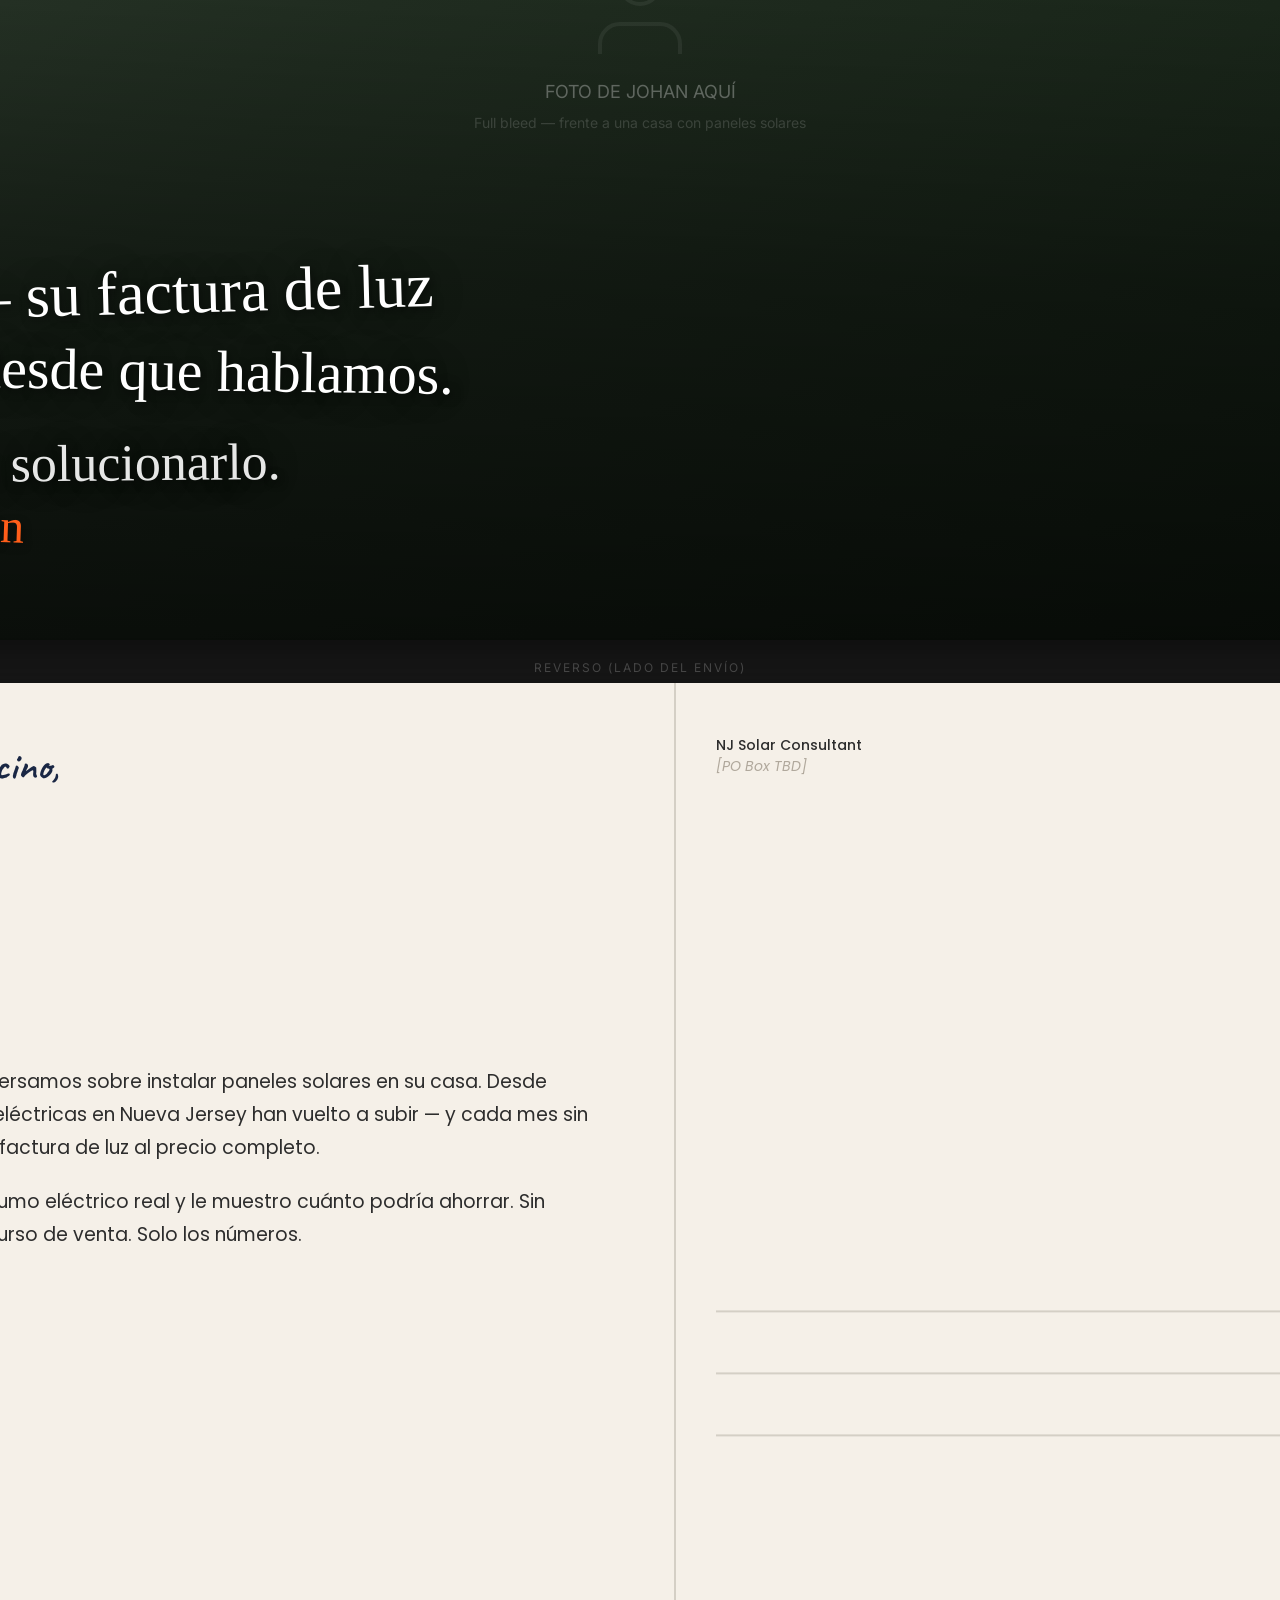
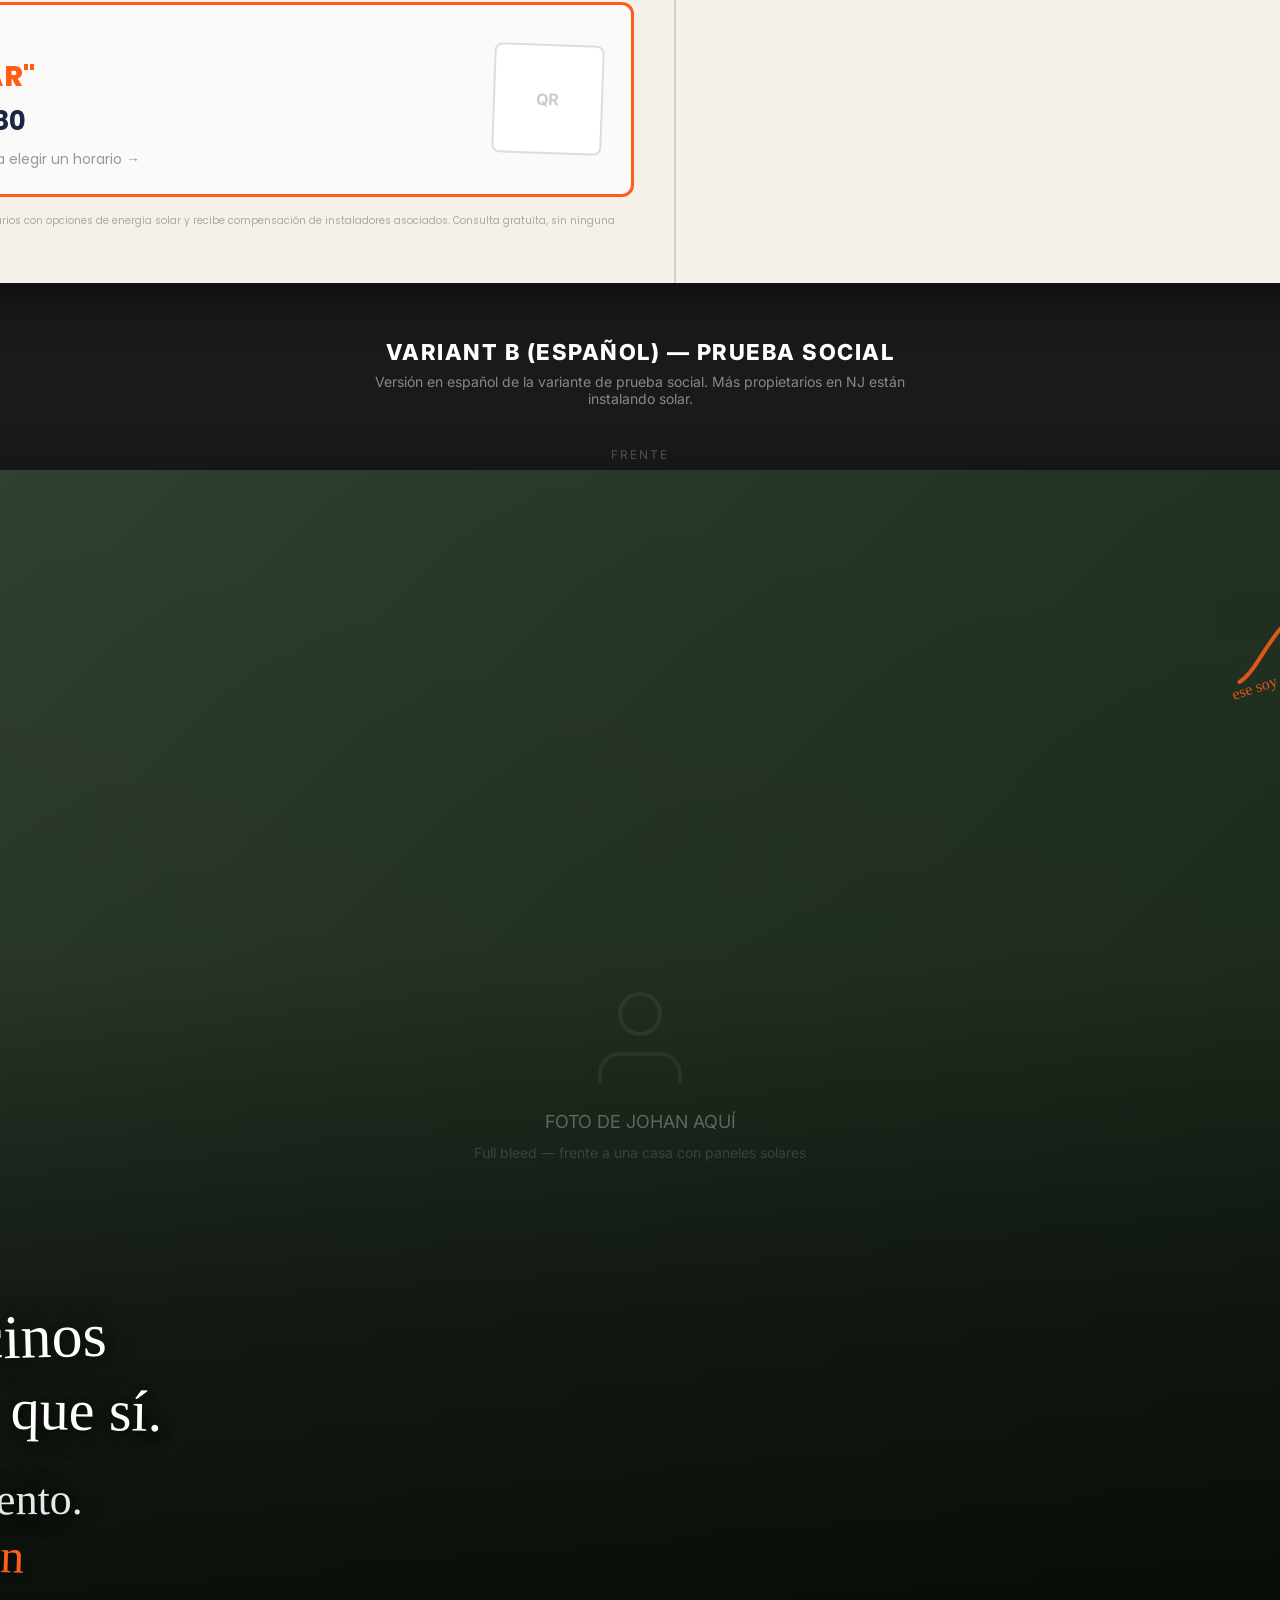
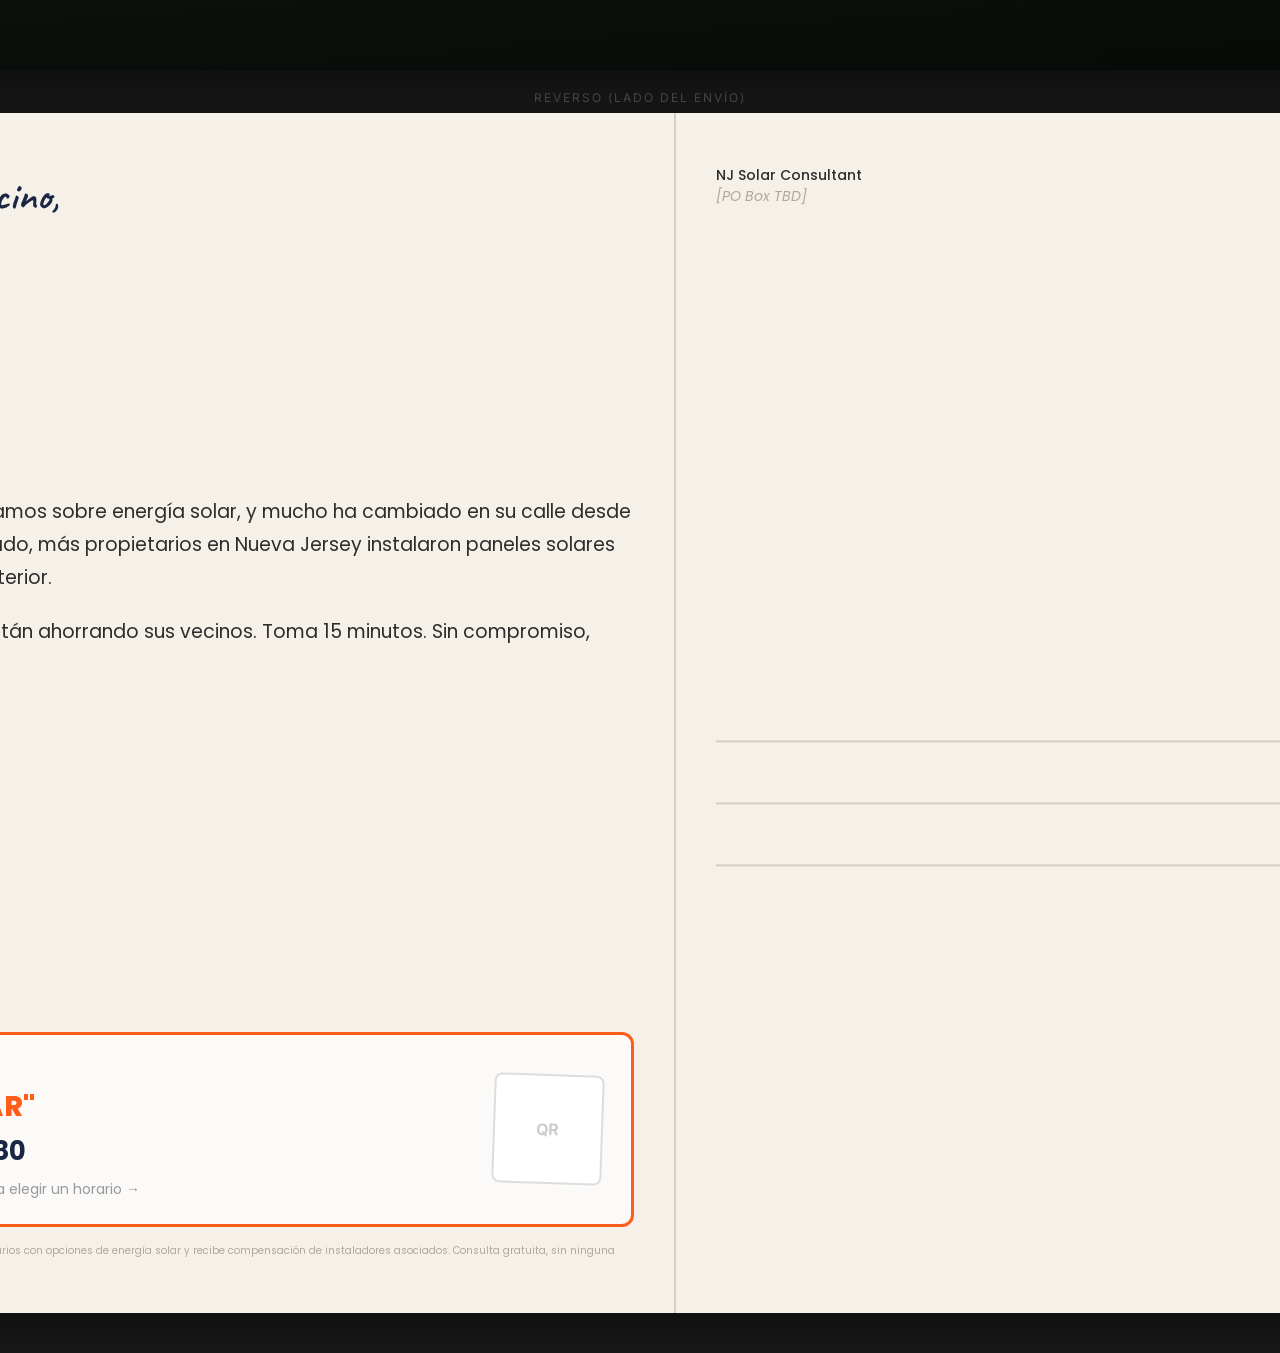
<file: postcard.html>
<!DOCTYPE html>
<html lang="en">
<head>
<meta charset="UTF-8">
<meta name="viewport" content="width=device-width, initial-scale=1.0">
<title>NJ Solar Postcard — A/B Variants (Final Design)</title>
<link rel="preconnect" href="https://fonts.googleapis.com">
<link href="https://fonts.googleapis.com/css2?family=Inter:wght@400;500;600;700;800&family=Permanent+Marker&family=Caveat:wght@500;600;700&family=Poppins:wght@400;500;600;700;800&display=swap" rel="stylesheet">
<style>
  :root {
    --orange: #FF5E1A;
    --gold: #F9A825;
    --navy: #1A237E;
    --navy-ink: #1a2744;
    --kraft: #F5F0E8;
    --warm-white: #FFFDF8;
    --soft-black: #2D2D2D;
    --card-w: 1800px;
    --card-h: 1200px;
  }

  * { margin: 0; padding: 0; box-sizing: border-box; }

  body {
    font-family: 'Inter', sans-serif;
    background: #1a1a1a;
    display: flex;
    flex-direction: column;
    align-items: center;
    padding: 40px 20px;
    color: #ccc;
    -webkit-print-color-adjust: exact;
    print-color-adjust: exact;
  }

  .instructions {
    background: #2a2a2a;
    border: 2px solid #444;
    border-radius: 12px;
    padding: 24px 32px;
    margin-bottom: 40px;
    max-width: 780px;
    text-align: center;
    font-size: 14px;
    line-height: 1.8;
    color: #aaa;
  }
  .instructions strong { display: block; font-size: 18px; margin-bottom: 8px; color: #fff; }
  .instructions em { color: var(--orange); font-style: normal; font-weight: 600; }
  .instructions .checklist { text-align: left; margin-top: 12px; padding-left: 20px; }
  .instructions .checklist li { margin-bottom: 4px; }

  .variant-label {
    font-size: 22px;
    font-weight: 800;
    color: #fff;
    letter-spacing: 1.5px;
    text-transform: uppercase;
    margin: 56px 0 8px;
    text-align: center;
  }
  .variant-desc {
    font-size: 14px;
    color: #888;
    margin-bottom: 20px;
    text-align: center;
    max-width: 600px;
  }

  .side-label {
    font-size: 12px;
    color: #555;
    letter-spacing: 2px;
    text-transform: uppercase;
    margin: 20px 0 8px;
    text-align: center;
  }

  .card {
    width: var(--card-w);
    height: var(--card-h);
    position: relative;
    overflow: hidden;
    flex-shrink: 0;
  }

  @media screen {
    .card { border-radius: 8px; box-shadow: 0 12px 48px rgba(0,0,0,0.5); }
  }

  /* =========================================
     FRONT SIDE — Full Bleed Photo + Handwriting
     ========================================= */
  .front {
    background: #2c2c2c;
  }

  /* Photo background — replace with Johan's actual photo */
  .front__photo-bg {
    position: absolute;
    inset: 0;
    /* REPLACE: background-image: url('johan-photo.jpg'); */
    background: linear-gradient(135deg, #3a4a3a 0%, #2a3a2a 40%, #1a2a1a 100%);
    background-size: cover;
    background-position: center;
  }

  /* Dark gradient overlay — makes text readable */
  .front__overlay {
    position: absolute;
    inset: 0;
    background: linear-gradient(
      to bottom,
      rgba(0,0,0,0.1) 0%,
      rgba(0,0,0,0.15) 40%,
      rgba(0,0,0,0.55) 70%,
      rgba(0,0,0,0.75) 100%
    );
  }

  /* Photo placeholder for preview */
  .front__photo-placeholder {
    position: absolute;
    inset: 0;
    display: flex;
    flex-direction: column;
    align-items: center;
    justify-content: center;
    gap: 12px;
    color: rgba(255,255,255,0.3);
    font-size: 18px;
    z-index: 1;
  }
  .front__photo-placeholder svg { opacity: 0.2; }
  .front__photo-placeholder span { font-size: 14px; opacity: 0.5; }

  .front__content {
    position: absolute;
    inset: 0;
    z-index: 3;
    display: flex;
    flex-direction: column;
    justify-content: flex-end;
    padding: 0 72px 64px;
  }

  /* The handwritten text — Permanent Marker font */
  .front__handwriting {
    font-family: 'Permanent Marker', cursive;
    color: #FFFFFF;
    text-shadow: 2px 3px 8px rgba(0,0,0,0.5), 0 0 40px rgba(0,0,0,0.3);
    line-height: 1.4;
    max-width: 1400px;
  }
  .front__line {
    display: block;
    margin-bottom: 8px;
  }
  .front__line--1 { font-size: 62px; transform: rotate(-1.5deg); }
  .front__line--2 { font-size: 58px; transform: rotate(0.8deg); margin-left: 20px; }
  .front__line--3 { font-size: 52px; transform: rotate(-0.5deg); margin-left: 8px; color: rgba(255,255,255,0.9); }

  .front__signature {
    font-family: 'Permanent Marker', cursive;
    color: var(--orange);
    font-size: 48px;
    margin-top: 16px;
    transform: rotate(2deg);
    margin-left: 40px;
    text-shadow: 2px 3px 8px rgba(0,0,0,0.4);
  }

  /* Arrow doodle pointing to Johan in photo */
  .front__arrow {
    position: absolute;
    top: 120px;
    right: 200px;
    z-index: 3;
    transform: rotate(-15deg);
    opacity: 0.85;
  }

  /* =========================================
     BACK SIDE — Warm Kraft Personal Note
     ========================================= */
  .back {
    background: var(--kraft);
    display: flex;
  }

  .back__message {
    width: 52%;
    padding: 56px 40px 40px 56px;
    display: flex;
    flex-direction: column;
    justify-content: space-between;
    border-right: 2px solid #d4cfc5;
  }

  .back__greeting {
    font-family: 'Caveat', cursive;
    font-size: 42px;
    font-weight: 600;
    color: var(--navy-ink);
    margin-bottom: 20px;
  }

  .back__body {
    font-family: 'Poppins', sans-serif;
    font-size: 19px;
    line-height: 1.75;
    color: var(--soft-black);
    margin-bottom: 20px;
  }

  .back__signature {
    font-family: 'Caveat', cursive;
    font-size: 36px;
    font-weight: 600;
    color: var(--navy-ink);
    margin-bottom: 32px;
  }

  /* CTA Box */
  .back__cta-box {
    background: rgba(255,255,255,0.7);
    border: 3px solid var(--orange);
    border-radius: 12px;
    padding: 24px 28px;
    display: flex;
    align-items: center;
    gap: 24px;
  }

  .back__cta-main {
    flex: 1;
  }
  .back__cta-label {
    font-family: 'Poppins', sans-serif;
    font-size: 14px;
    font-weight: 500;
    color: #888;
    margin-bottom: 6px;
    text-transform: uppercase;
    letter-spacing: 1px;
  }
  .back__cta-action {
    font-family: 'Poppins', sans-serif;
    font-size: 28px;
    font-weight: 800;
    color: var(--orange);
    letter-spacing: 0.5px;
  }
  .back__cta-number {
    font-family: 'Poppins', sans-serif;
    font-size: 26px;
    font-weight: 700;
    color: var(--navy-ink);
    margin-top: 4px;
  }
  .back__cta-or {
    font-family: 'Poppins', sans-serif;
    font-size: 14px;
    color: #999;
    margin-top: 8px;
  }

  .back__qr {
    width: 110px;
    height: 110px;
    background: #fff;
    border: 2px solid #ddd;
    border-radius: 8px;
    display: flex;
    align-items: center;
    justify-content: center;
    flex-shrink: 0;
    transform: rotate(2deg);
  }
  .back__qr-text {
    font-size: 16px;
    font-weight: 700;
    color: #ccc;
  }

  .back__disclosure {
    margin-top: 16px;
    font-family: 'Poppins', sans-serif;
    font-size: 10px;
    color: #b0a89c;
    line-height: 1.5;
  }

  /* Johan's photo circle on back */
  .back__photo {
    position: absolute;
    top: 48px;
    left: 56px;
    width: 80px;
    height: 80px;
    border-radius: 50%;
    background: #d4cfc5;
    border: 3px solid #fff;
    box-shadow: 0 2px 8px rgba(0,0,0,0.1);
    display: flex;
    align-items: center;
    justify-content: center;
    color: #b0a89c;
    font-size: 11px;
    font-weight: 600;
    overflow: hidden;
  }

  /* Address area */
  .back__address-area {
    width: 48%;
    padding: 52px 52px 36px 40px;
    position: relative;
  }

  .back__return {
    font-family: 'Poppins', sans-serif;
    font-size: 14px;
    line-height: 1.5;
    color: var(--soft-black);
    font-weight: 500;
  }
  .back__return-tbd {
    color: #b0a89c;
    font-style: italic;
    font-weight: 400;
  }

  .back__stamp {
    position: absolute;
    top: 44px;
    right: 52px;
    width: 110px;
    height: 80px;
    border: 2px solid #c4bfb5;
    border-radius: 4px;
    display: flex;
    align-items: center;
    justify-content: center;
    font-family: 'Poppins', sans-serif;
    font-size: 11px;
    font-weight: 600;
    color: #c4bfb5;
    text-transform: uppercase;
    letter-spacing: 1px;
    text-align: center;
    line-height: 1.4;
  }

  .back__addr-lines {
    position: absolute;
    top: 50%;
    left: 40px;
    right: 52px;
    transform: translateY(-10%);
  }
  .back__addr-line {
    border-bottom: 2px solid #d4cfc5;
    height: 48px;
    margin-bottom: 14px;
  }

  /* =========================================
     PRINT
     ========================================= */
  @media print {
    .instructions, .variant-label, .variant-desc, .side-label { display: none !important; }
    body { background: none; padding: 0; }
    .card { page-break-after: always; box-shadow: none; border-radius: 0; }
    @page { size: 9in 6in; margin: 0; }
  }
</style>
</head>
<body>

<div class="instructions">
  <strong>Solar Postcard — Final Design (2 A/B Variants)</strong>
  6x9 oversized postcard. Matte 14-16pt cardstock. Full bleed.<br>
  <em>Before printing, you MUST:</em>
  <ul class="checklist">
    <li>Replace the photo placeholder with Johan's actual photo (full-bleed background)</li>
    <li>Replace QR placeholders with real QR codes (different code per variant for tracking)</li>
    <li>Fill in PO Box on the back</li>
    <li>Handwrite each recipient's first name in blue pen on the back ("Hey [Name],")</li>
    <li>Use real stamps, not metered postage (anti-junk-mail signal)</li>
    <li>Print on <em>matte</em> stock — NOT glossy</li>
  </ul>
</div>

<!-- ============================================================
     VARIANT A — "Your Electric Bill Went Up" (Loss Aversion)
     Send to ~122 leads. QR → welcome-back.html?v=a
     ============================================================ -->

<p class="variant-label">Variant A — Loss Aversion</p>
<p class="variant-desc">"Your bill went up since we talked." Every month without solar = another full-price bill. Send to half the list.</p>

<p class="side-label">Front</p>
<div class="card front">
  <!-- REPLACE: Set Johan's photo as background-image on this div -->
  <div class="front__photo-bg"></div>
  <div class="front__overlay"></div>

  <div class="front__photo-placeholder">
    <svg viewBox="0 0 24 24" fill="none" stroke="currentColor" stroke-width="0.8" width="120" height="120"><path d="M20 21v-2a4 4 0 0 0-4-4H8a4 4 0 0 0-4 4v2"/><circle cx="12" cy="7" r="4"/></svg>
    JOHAN'S FULL PHOTO HERE
    <span>Full bleed — him in front of a house with panels</span>
  </div>

  <div class="front__content">
    <div class="front__handwriting">
      <span class="front__line front__line--1">Hey — your electric bill</span>
      <span class="front__line front__line--2">went up since we talked.</span>
      <span class="front__line front__line--3">Let's fix that.</span>
    </div>
    <div class="front__signature">— Johan</div>
  </div>

  <!-- Hand-drawn arrow -->
  <svg class="front__arrow" width="120" height="100" viewBox="0 0 120 100" fill="none">
    <path d="M10 80 C30 75, 50 40, 90 25" stroke="#FF5E1A" stroke-width="4" stroke-linecap="round" fill="none" stroke-dasharray="0"/>
    <path d="M80 15 L92 24 L78 32" stroke="#FF5E1A" stroke-width="4" stroke-linecap="round" stroke-linejoin="round" fill="none"/>
    <text x="0" y="96" font-family="Permanent Marker" font-size="16" fill="#FF5E1A" transform="rotate(-3, 0, 96)">that's me</text>
  </svg>
</div>

<p class="side-label">Back (mailing side)</p>
<div class="card back">
  <div class="back__message" style="position: relative;">
    <div class="back__photo">Photo</div>
    <div style="margin-left: 96px;">
      <p class="back__greeting">Hey there,</p>
    </div>
    <div>
      <p class="back__body">We connected a while back about solar for your home. Since then, NJ rates have climbed again — and every month without solar is another full-price electric bill.</p>
      <p class="back__body">I'll pull your actual electricity usage and show you what you'd save. No commitment, no pitch. Just the numbers.</p>
      <p class="back__signature">— Johan</p>
    </div>
    <div>
      <div class="back__cta-box">
        <div class="back__cta-main">
          <p class="back__cta-label">Your next step</p>
          <p class="back__cta-action">Text "SOLAR"</p>
          <p class="back__cta-number">(201) 275-3380</p>
          <p class="back__cta-or">or scan the code to pick a time &rarr;</p>
        </div>
        <div class="back__qr">
          <span class="back__qr-text">QR</span>
        </div>
      </div>
      <p class="back__disclosure">NJ Solar Consultant connects homeowners with solar options and is compensated by partner installers. Free consultation, no obligation.</p>
    </div>
  </div>
  <div class="back__address-area">
    <div class="back__return">
      NJ Solar Consultant<br>
      <span class="back__return-tbd">[PO Box TBD]</span>
    </div>
    <div class="back__stamp">Place<br>Stamp<br>Here</div>
    <div class="back__addr-lines">
      <div class="back__addr-line"></div>
      <div class="back__addr-line"></div>
      <div class="back__addr-line"></div>
    </div>
  </div>
</div>


<!-- ============================================================
     VARIANT B — "Your Neighbors Said Yes" (Social Proof)
     Send to ~121 leads. QR → welcome-back.html?v=b
     ============================================================ -->

<p class="variant-label">Variant B — Social Proof</p>
<p class="variant-desc">"Your neighbors said yes." NJ is #6 solar state, 180K+ homes. FOMO angle. Send to the other half.</p>

<p class="side-label">Front</p>
<div class="card front">
  <div class="front__photo-bg"></div>
  <div class="front__overlay"></div>

  <div class="front__photo-placeholder">
    <svg viewBox="0 0 24 24" fill="none" stroke="currentColor" stroke-width="0.8" width="120" height="120"><path d="M20 21v-2a4 4 0 0 0-4-4H8a4 4 0 0 0-4 4v2"/><circle cx="12" cy="7" r="4"/></svg>
    JOHAN'S FULL PHOTO HERE
    <span>Full bleed — him in front of a house with panels</span>
  </div>

  <div class="front__content">
    <div class="front__handwriting">
      <span class="front__line front__line--1">Your neighbors</span>
      <span class="front__line front__line--2">said yes.</span>
      <span class="front__line front__line--3" style="font-size: 44px; margin-top: 8px;">Just saying.</span>
    </div>
    <div class="front__signature">— Johan</div>
  </div>

  <svg class="front__arrow" width="120" height="100" viewBox="0 0 120 100" fill="none">
    <path d="M10 80 C30 75, 50 40, 90 25" stroke="#FF5E1A" stroke-width="4" stroke-linecap="round" fill="none"/>
    <path d="M80 15 L92 24 L78 32" stroke="#FF5E1A" stroke-width="4" stroke-linecap="round" stroke-linejoin="round" fill="none"/>
    <text x="0" y="96" font-family="Permanent Marker" font-size="16" fill="#FF5E1A" transform="rotate(-3, 0, 96)">that's me</text>
  </svg>
</div>

<p class="side-label">Back (mailing side)</p>
<div class="card back">
  <div class="back__message" style="position: relative;">
    <div class="back__photo">Photo</div>
    <div style="margin-left: 96px;">
      <p class="back__greeting">Hey there,</p>
    </div>
    <div>
      <p class="back__body">We spoke a while back about solar, and a lot has changed on your street since then. More NJ homeowners went solar last year than any year before.</p>
      <p class="back__body">I'll show you what your neighbors are saving. Takes 15 minutes. No commitment, just the numbers.</p>
      <p class="back__signature">— Johan</p>
    </div>
    <div>
      <div class="back__cta-box">
        <div class="back__cta-main">
          <p class="back__cta-label">Your next step</p>
          <p class="back__cta-action">Text "SOLAR"</p>
          <p class="back__cta-number">(201) 275-3380</p>
          <p class="back__cta-or">or scan the code to pick a time &rarr;</p>
        </div>
        <div class="back__qr">
          <span class="back__qr-text">QR</span>
        </div>
      </div>
      <p class="back__disclosure">NJ Solar Consultant connects homeowners with solar options and is compensated by partner installers. Free consultation, no obligation. Data: SEIA 2024.</p>
    </div>
  </div>
  <div class="back__address-area">
    <div class="back__return">
      NJ Solar Consultant<br>
      <span class="back__return-tbd">[PO Box TBD]</span>
    </div>
    <div class="back__stamp">Place<br>Stamp<br>Here</div>
    <div class="back__addr-lines">
      <div class="back__addr-line"></div>
      <div class="back__addr-line"></div>
      <div class="back__addr-line"></div>
    </div>
  </div>
</div>


<!-- ============================================================
     VARIANT A-ES — "Su factura de luz subió" (Spanish Loss Aversion)
     Send to Spanish-first leads. QR → welcome-back-es.html?v=a
     ============================================================ -->

<p class="variant-label">Variant A (Español) — Facturas Subiendo</p>
<p class="variant-desc">Versión en español de la variante de aversión a pérdida. Para leads hispanohablantes.</p>

<p class="side-label">Frente</p>
<div class="card front">
  <div class="front__photo-bg"></div>
  <div class="front__overlay"></div>

  <div class="front__photo-placeholder">
    <svg viewBox="0 0 24 24" fill="none" stroke="currentColor" stroke-width="0.8" width="120" height="120"><path d="M20 21v-2a4 4 0 0 0-4-4H8a4 4 0 0 0-4 4v2"/><circle cx="12" cy="7" r="4"/></svg>
    FOTO DE JOHAN AQUÍ
    <span>Full bleed — frente a una casa con paneles solares</span>
  </div>

  <div class="front__content">
    <div class="front__handwriting">
      <span class="front__line front__line--1">Hola — su factura de luz</span>
      <span class="front__line front__line--2">subió desde que hablamos.</span>
      <span class="front__line front__line--3">Vamos a solucionarlo.</span>
    </div>
    <div class="front__signature">— Johan</div>
  </div>

  <svg class="front__arrow" width="120" height="100" viewBox="0 0 120 100" fill="none">
    <path d="M10 80 C30 75, 50 40, 90 25" stroke="#FF5E1A" stroke-width="4" stroke-linecap="round" fill="none"/>
    <path d="M80 15 L92 24 L78 32" stroke="#FF5E1A" stroke-width="4" stroke-linecap="round" stroke-linejoin="round" fill="none"/>
    <text x="0" y="96" font-family="Permanent Marker" font-size="16" fill="#FF5E1A" transform="rotate(-3, 0, 96)">ese soy yo</text>
  </svg>
</div>

<p class="side-label">Reverso (lado del envío)</p>
<div class="card back">
  <div class="back__message" style="position: relative;">
    <div class="back__photo">Foto</div>
    <div style="margin-left: 96px;">
      <p class="back__greeting">Hola vecino,</p>
    </div>
    <div>
      <p class="back__body">Hace un tiempo conversamos sobre instalar paneles solares en su casa. Desde entonces, las tarifas eléctricas en Nueva Jersey han vuelto a subir — y cada mes sin energía solar es otra factura de luz al precio completo.</p>
      <p class="back__body">Voy a revisar su consumo eléctrico real y le muestro cuánto podría ahorrar. Sin compromiso, sin discurso de venta. Solo los números.</p>
      <p class="back__signature">— Johan</p>
    </div>
    <div>
      <div class="back__cta-box">
        <div class="back__cta-main">
          <p class="back__cta-label">Su próximo paso</p>
          <p class="back__cta-action">Envíe "SOLAR"</p>
          <p class="back__cta-number">(201) 275-3380</p>
          <p class="back__cta-or">o escanee el código para elegir un horario &rarr;</p>
        </div>
        <div class="back__qr">
          <span class="back__qr-text">QR</span>
        </div>
      </div>
      <p class="back__disclosure">NJ Solar Consultant conecta a propietarios con opciones de energía solar y recibe compensación de instaladores asociados. Consulta gratuita, sin ninguna obligación.</p>
    </div>
  </div>
  <div class="back__address-area">
    <div class="back__return">
      NJ Solar Consultant<br>
      <span class="back__return-tbd">[PO Box TBD]</span>
    </div>
    <div class="back__stamp">Place<br>Stamp<br>Here</div>
    <div class="back__addr-lines">
      <div class="back__addr-line"></div>
      <div class="back__addr-line"></div>
      <div class="back__addr-line"></div>
    </div>
  </div>
</div>


<!-- ============================================================
     VARIANT B-ES — "Sus vecinos dijeron que sí" (Spanish Social Proof)
     ============================================================ -->

<p class="variant-label">Variant B (Español) — Prueba Social</p>
<p class="variant-desc">Versión en español de la variante de prueba social. Más propietarios en NJ están instalando solar.</p>

<p class="side-label">Frente</p>
<div class="card front">
  <div class="front__photo-bg"></div>
  <div class="front__overlay"></div>

  <div class="front__photo-placeholder">
    <svg viewBox="0 0 24 24" fill="none" stroke="currentColor" stroke-width="0.8" width="120" height="120"><path d="M20 21v-2a4 4 0 0 0-4-4H8a4 4 0 0 0-4 4v2"/><circle cx="12" cy="7" r="4"/></svg>
    FOTO DE JOHAN AQUÍ
    <span>Full bleed — frente a una casa con paneles solares</span>
  </div>

  <div class="front__content">
    <div class="front__handwriting">
      <span class="front__line front__line--1">Sus vecinos</span>
      <span class="front__line front__line--2">dijeron que sí.</span>
      <span class="front__line front__line--3" style="font-size: 44px; margin-top: 8px;">Solo le cuento.</span>
    </div>
    <div class="front__signature">— Johan</div>
  </div>

  <svg class="front__arrow" width="120" height="100" viewBox="0 0 120 100" fill="none">
    <path d="M10 80 C30 75, 50 40, 90 25" stroke="#FF5E1A" stroke-width="4" stroke-linecap="round" fill="none"/>
    <path d="M80 15 L92 24 L78 32" stroke="#FF5E1A" stroke-width="4" stroke-linecap="round" stroke-linejoin="round" fill="none"/>
    <text x="0" y="96" font-family="Permanent Marker" font-size="16" fill="#FF5E1A" transform="rotate(-3, 0, 96)">ese soy yo</text>
  </svg>
</div>

<p class="side-label">Reverso (lado del envío)</p>
<div class="card back">
  <div class="back__message" style="position: relative;">
    <div class="back__photo">Foto</div>
    <div style="margin-left: 96px;">
      <p class="back__greeting">Hola vecino,</p>
    </div>
    <div>
      <p class="back__body">Hace un tiempo hablamos sobre energía solar, y mucho ha cambiado en su calle desde entonces. El año pasado, más propietarios en Nueva Jersey instalaron paneles solares que en ningún año anterior.</p>
      <p class="back__body">Le muestro cuánto están ahorrando sus vecinos. Toma 15 minutos. Sin compromiso, solo los números.</p>
      <p class="back__signature">— Johan</p>
    </div>
    <div>
      <div class="back__cta-box">
        <div class="back__cta-main">
          <p class="back__cta-label">Su próximo paso</p>
          <p class="back__cta-action">Envíe "SOLAR"</p>
          <p class="back__cta-number">(201) 275-3380</p>
          <p class="back__cta-or">o escanee el código para elegir un horario &rarr;</p>
        </div>
        <div class="back__qr">
          <span class="back__qr-text">QR</span>
        </div>
      </div>
      <p class="back__disclosure">NJ Solar Consultant conecta a propietarios con opciones de energía solar y recibe compensación de instaladores asociados. Consulta gratuita, sin ninguna obligación. Fuente: SEIA 2024.</p>
    </div>
  </div>
  <div class="back__address-area">
    <div class="back__return">
      NJ Solar Consultant<br>
      <span class="back__return-tbd">[PO Box TBD]</span>
    </div>
    <div class="back__stamp">Place<br>Stamp<br>Here</div>
    <div class="back__addr-lines">
      <div class="back__addr-line"></div>
      <div class="back__addr-line"></div>
      <div class="back__addr-line"></div>
    </div>
  </div>
</div>

</body>
</html>
</file>
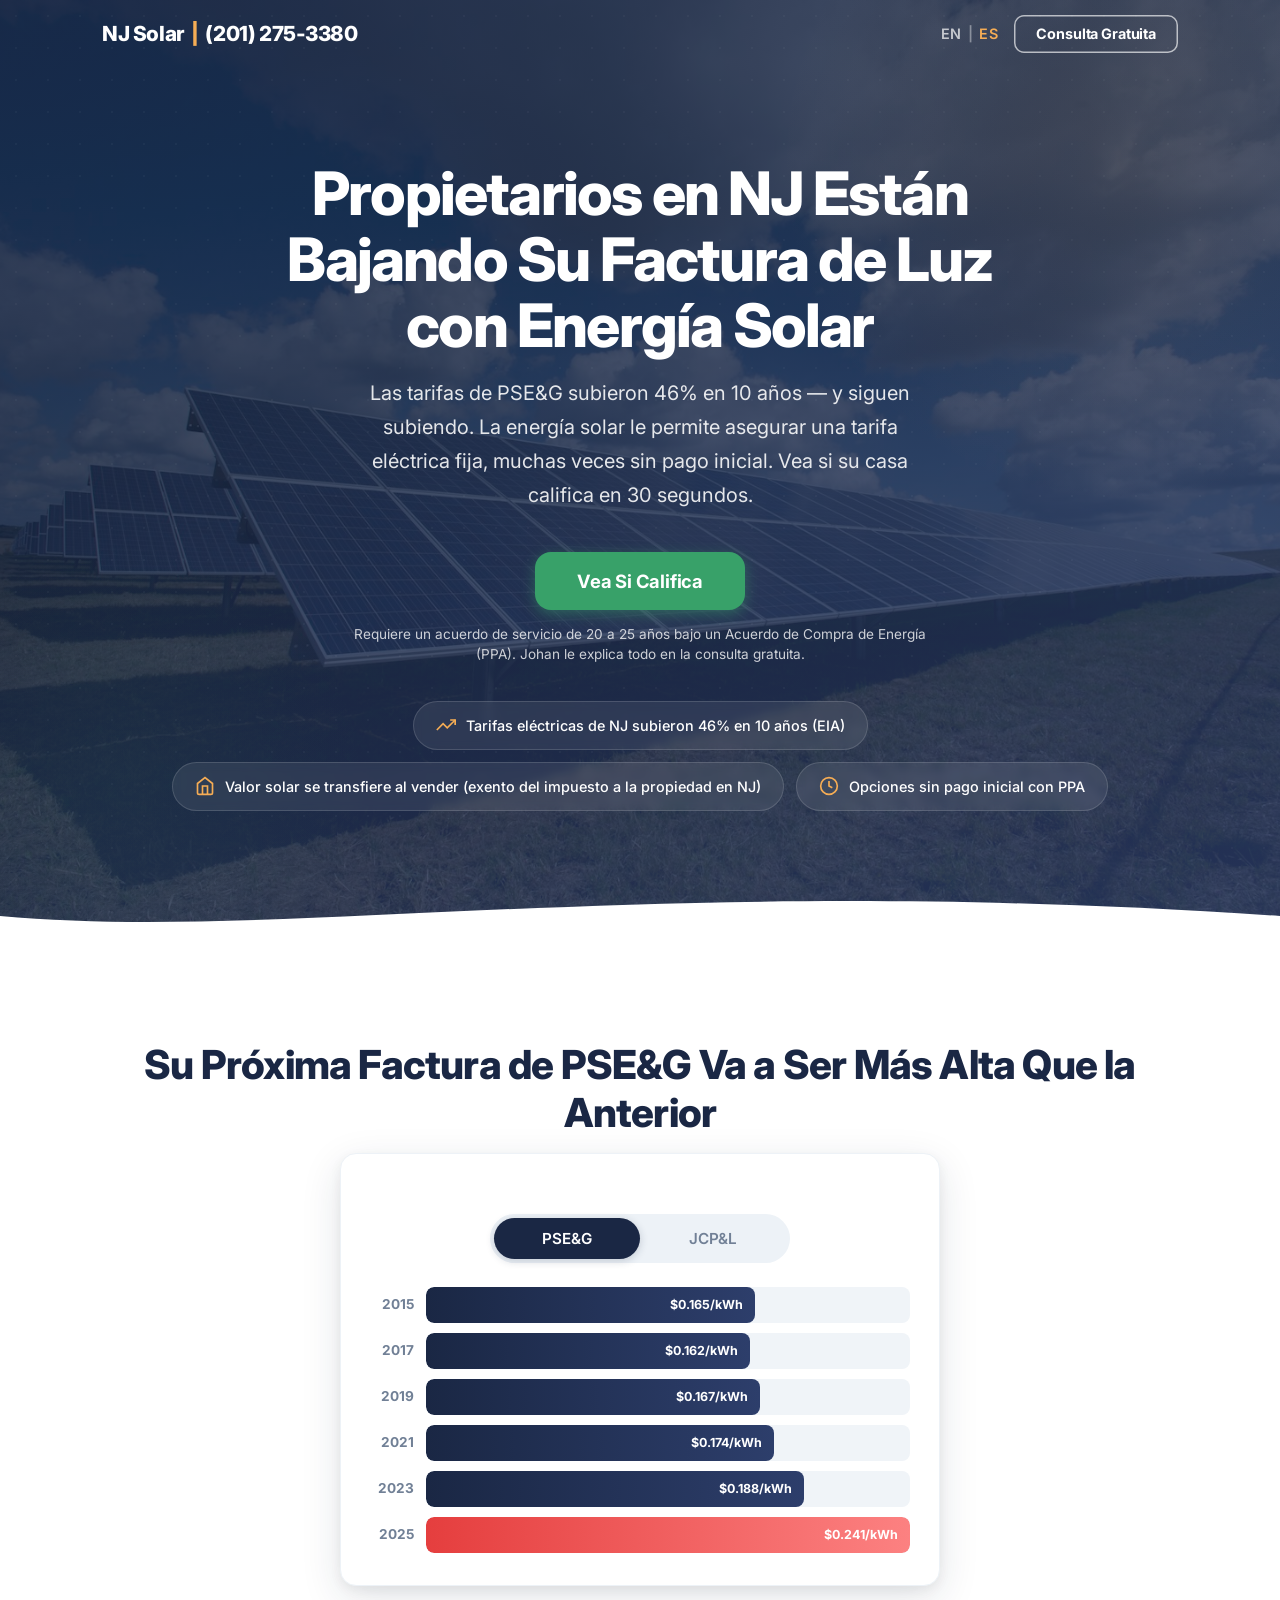
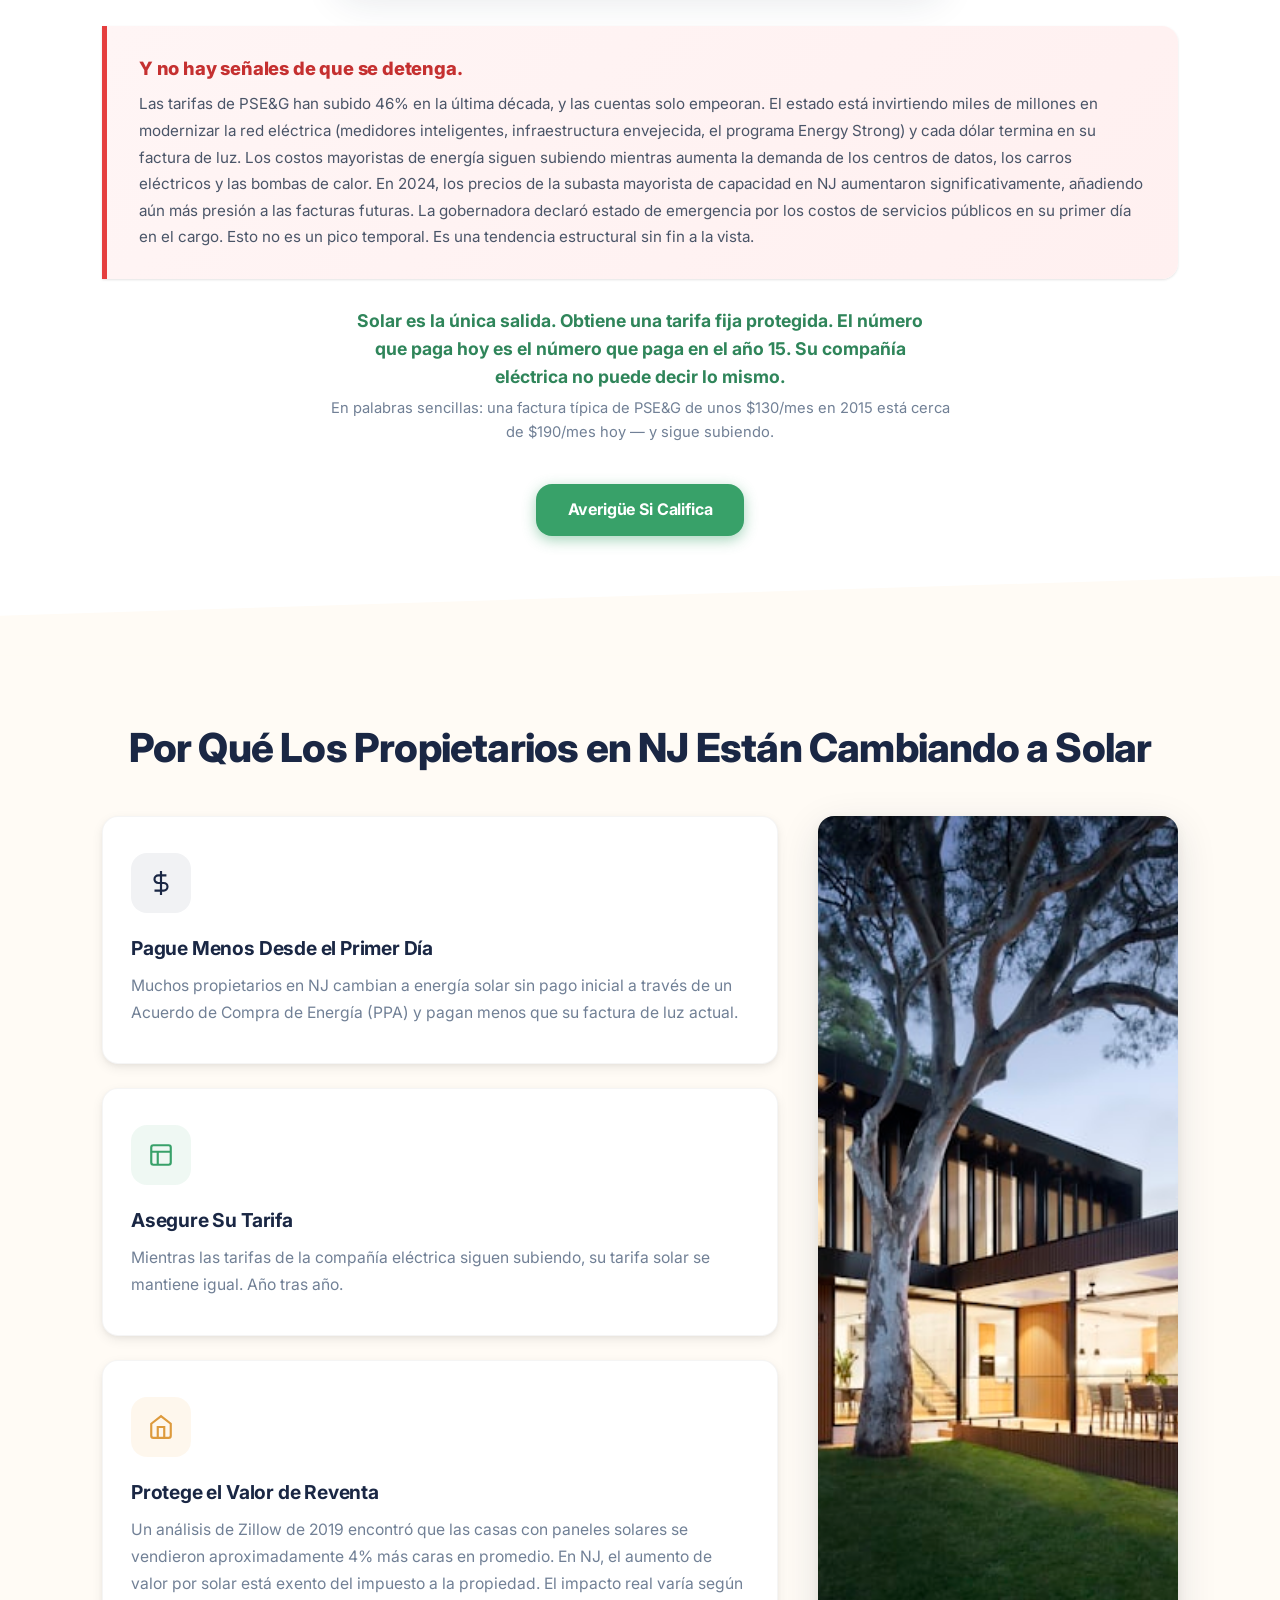
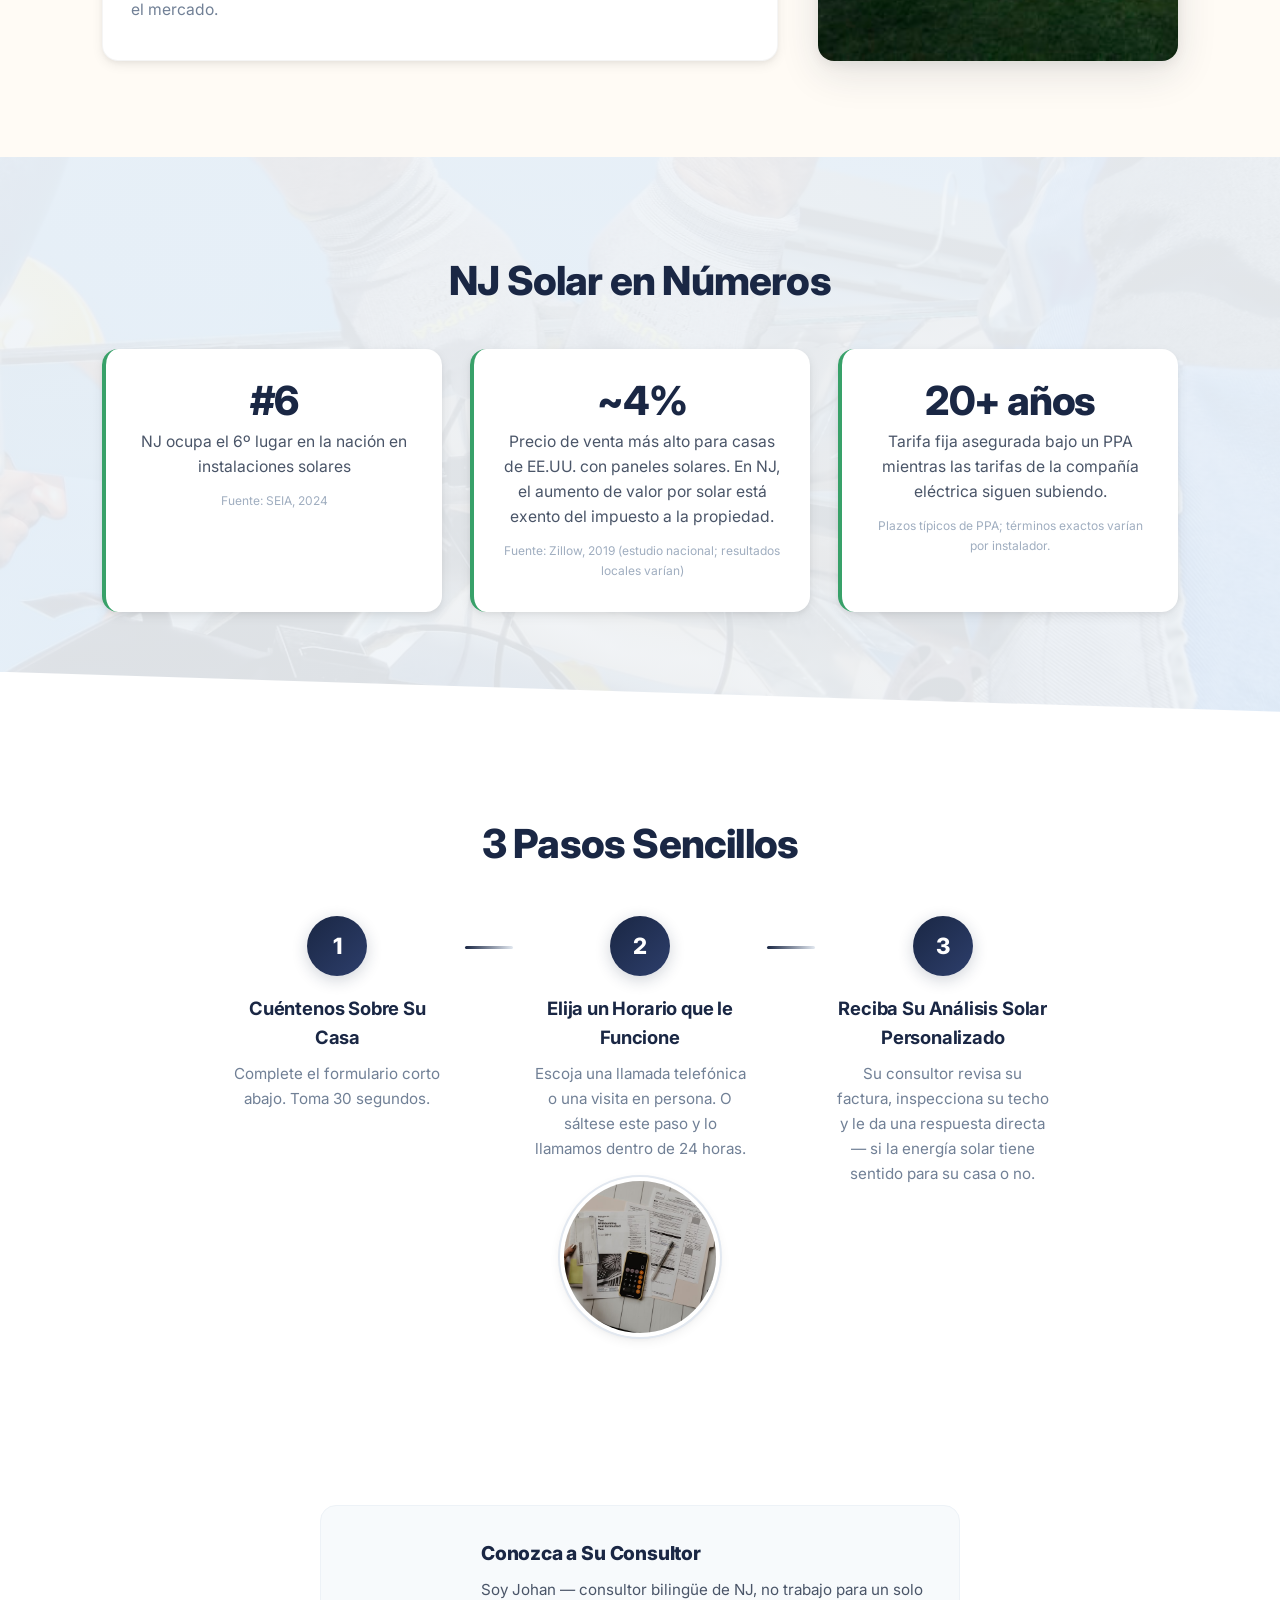
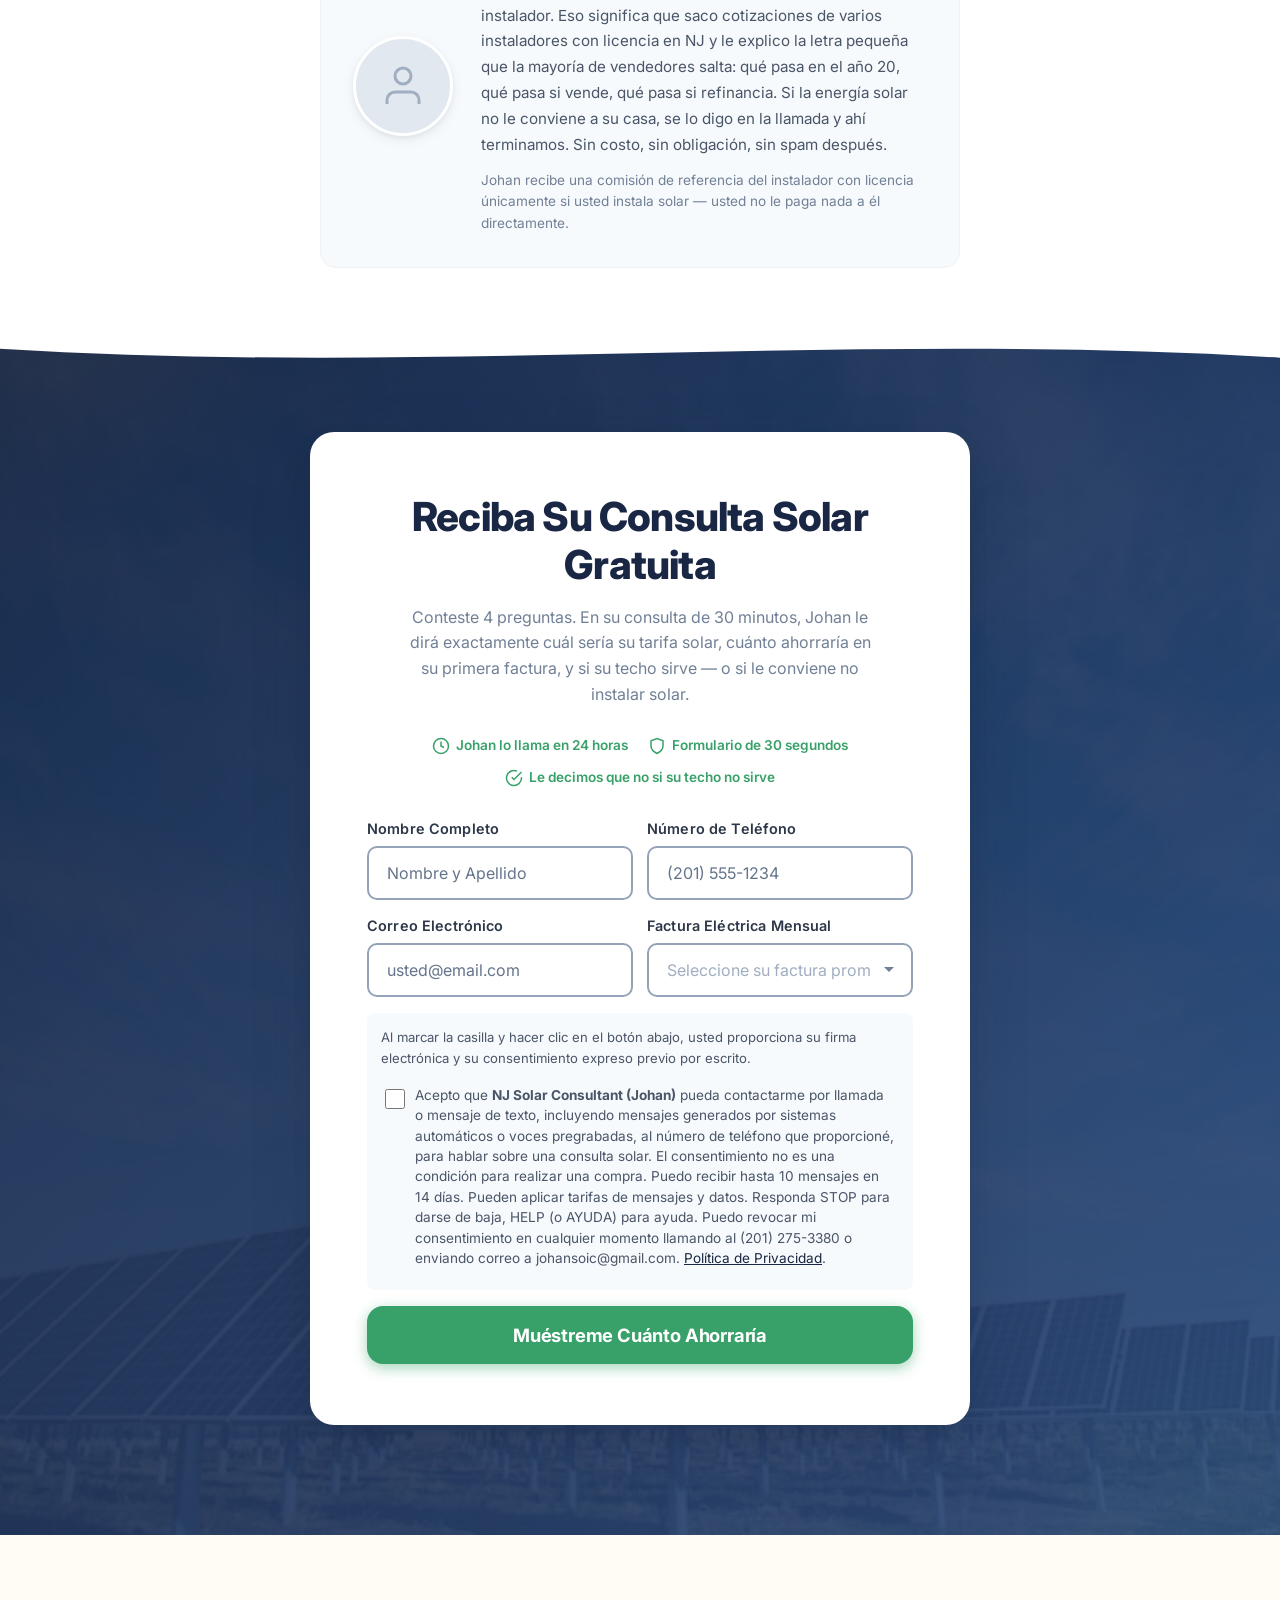
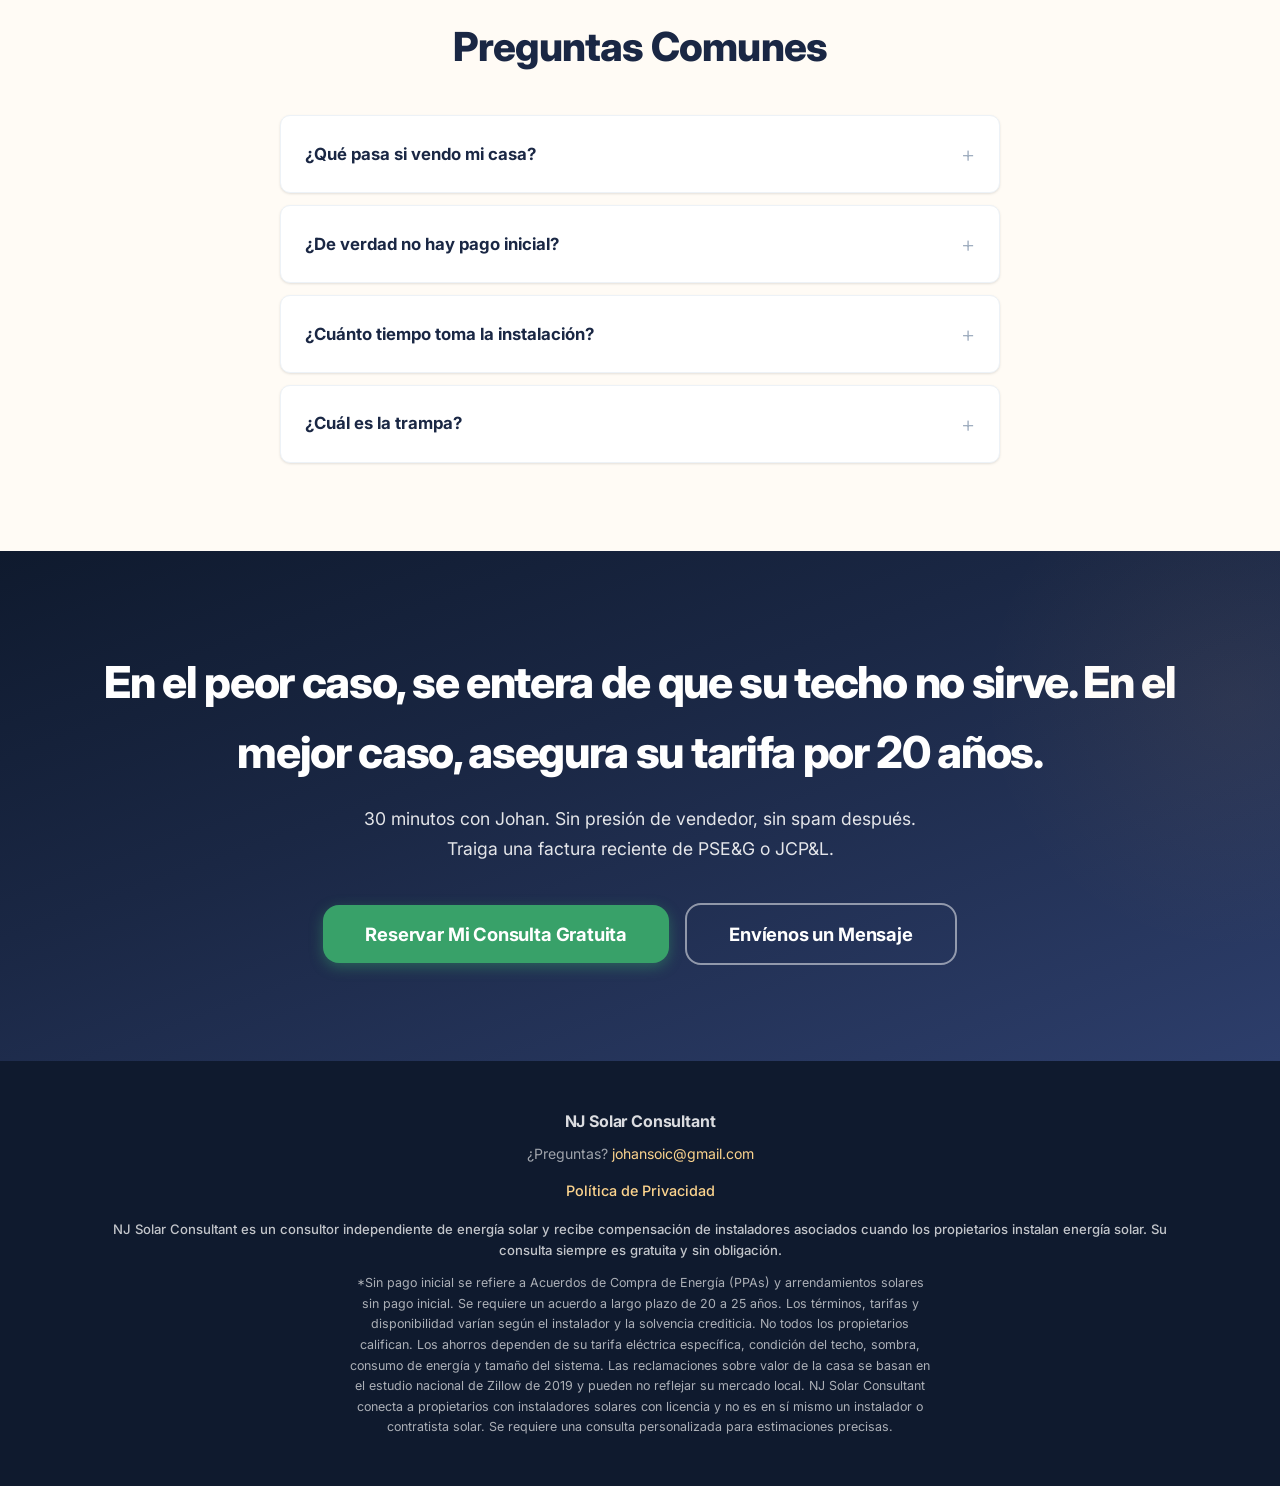
<file: website/index-es.html>
<!DOCTYPE html>
<html lang="es">
<head>
  <meta charset="UTF-8">
  <meta name="viewport" content="width=device-width, initial-scale=1.0">
  <title>NJ Solar — Baje Su Factura de Luz | Consulta Gratuita Bilingüe</title>
  <meta name="description" content="Propietarios en NJ están bajando su factura de luz con energía solar. Vea si su casa califica en 30 segundos. Consulta gratuita con un consultor bilingüe.">
  <meta property="og:title" content="Propietarios en NJ Están Bajando Su Factura de Luz con Energía Solar">
  <meta property="og:description" content="Las tarifas de PSE&G subieron 46% en 10 años. Asegure una tarifa fija sin pago inicial con un PPA. Consulta bilingüe, sin presión.">
  <meta property="og:type" content="website">
  <meta name="twitter:card" content="summary_large_image">
  <link rel="alternate" hreflang="en" href="index.html">
  <link rel="alternate" hreflang="es" href="index-es.html">
  <link rel="icon" href="data:image/svg+xml,<svg xmlns='http://www.w3.org/2000/svg' viewBox='0 0 100 100'><text y='.9em' font-size='90'>&#9728;</text></svg>">
  <link rel="preconnect" href="https://fonts.googleapis.com">
  <link rel="preconnect" href="https://fonts.gstatic.com" crossorigin>
  <link href="https://fonts.googleapis.com/css2?family=Inter:wght@400;500;600;700;800&display=swap" rel="stylesheet">
  <link rel="stylesheet" href="styles.css">
  <link rel="preload" as="image" href="images/hero-solar.jpg">
</head>
<body>

  <!-- ========== STICKY HEADER ========== -->
  <header class="header" id="header">
    <div class="container header__inner">
      <div class="header__brand">NJ Solar <span class="header__brand-sep">|</span> <a href="tel:+12012753380" style="color:inherit;text-decoration:none;">(201) 275-3380</a></div>
      <div class="header__actions">
        <div class="lang-toggle">
          <a href="index.html" class="lang-toggle__link">EN</a>
          <span class="lang-toggle__sep">|</span>
          <span class="lang-toggle__active">ES</span>
        </div>
        <a href="#lead-form" class="btn btn--cta btn--sm">Consulta Gratuita</a>
      </div>
    </div>
  </header>

  <!-- ========== HERO ========== -->
  <section class="hero" id="hero">
    <div class="hero__pattern"></div>
    <div class="container hero__content">
      <h1 class="hero__title">Propietarios en NJ Están Bajando Su Factura de Luz con Energía Solar</h1>
      <p class="hero__sub">Las tarifas de PSE&amp;G subieron 46% en 10 años — y siguen subiendo. La energía solar le permite asegurar una tarifa eléctrica fija, muchas veces sin pago inicial. Vea si su casa califica en 30 segundos.</p>
      <a href="#lead-form" class="btn btn--cta btn--lg">Vea Si Califica</a>
      <p class="hero__micro">Requiere un acuerdo de servicio de 20 a 25 años bajo un Acuerdo de Compra de Energía (PPA). Johan le explica todo en la consulta gratuita.</p>
      <div class="trust-stats">
        <div class="trust-stat">
          <svg class="trust-stat__icon" viewBox="0 0 24 24" fill="none" stroke="currentColor" stroke-width="2"><polyline points="23 6 13.5 15.5 8.5 10.5 1 18"/><polyline points="17 6 23 6 23 12"/></svg>
          <span>Tarifas eléctricas de NJ subieron 46% en 10 años (EIA)</span>
        </div>
        <div class="trust-stat">
          <svg class="trust-stat__icon" viewBox="0 0 24 24" fill="none" stroke="currentColor" stroke-width="2"><path d="M3 9l9-7 9 7v11a2 2 0 0 1-2 2H5a2 2 0 0 1-2-2z"/><polyline points="9 22 9 12 15 12 15 22"/></svg>
          <span>Valor solar se transfiere al vender (exento del impuesto a la propiedad en NJ)</span>
        </div>
        <div class="trust-stat">
          <svg class="trust-stat__icon" viewBox="0 0 24 24" fill="none" stroke="currentColor" stroke-width="2"><circle cx="12" cy="12" r="10"/><path d="M12 6v6l4 2"/></svg>
          <span>Opciones sin pago inicial con PPA</span>
        </div>
      </div>
    </div>
    <div class="hero__divider">
      <svg viewBox="0 0 1440 90" preserveAspectRatio="none" fill="#ffffff"><path d="M0,64 C320,90 720,20 1440,64 L1440,90 L0,90 Z"/></svg>
    </div>
  </section>

  <!-- ========== PROBLEM SECTION ========== -->
  <section class="problem" id="problem">
    <div class="container">
      <h2 class="section-title fade-in-up">Su Próxima Factura de PSE&amp;G Va a Ser Más Alta Que la Anterior</h2>
      <div class="rate-chart-card fade-in-up">
        <div class="utility-toggle">
          <button class="utility-toggle__btn utility-toggle__btn--active" data-utility="pseg">PSE&amp;G</button>
          <button class="utility-toggle__btn" data-utility="jcpl">JCP&amp;L</button>
        </div>
        <div class="rate-chart" id="rateChart"></div>
      </div>
      <div class="problem__explainer fade-in-up">
        <h3 class="problem__explainer-title">Y no hay señales de que se detenga.</h3>
        <p class="problem__explainer-text">Las tarifas de PSE&amp;G han subido 46% en la última década, y las cuentas solo empeoran. El estado está invirtiendo miles de millones en modernizar la red eléctrica (medidores inteligentes, infraestructura envejecida, el programa Energy Strong) y cada dólar termina en su factura de luz. Los costos mayoristas de energía siguen subiendo mientras aumenta la demanda de los centros de datos, los carros eléctricos y las bombas de calor. En 2024, los precios de la subasta mayorista de capacidad en NJ aumentaron significativamente, añadiendo aún más presión a las facturas futuras. La gobernadora declaró estado de emergencia por los costos de servicios públicos en su primer día en el cargo. Esto no es un pico temporal. Es una tendencia estructural sin fin a la vista.</p>
      </div>
      <p class="problem__lockline fade-in-up">Solar es la única salida. Obtiene una tarifa fija protegida. El número que paga hoy es el número que paga en el año 15. Su compañía eléctrica no puede decir lo mismo.</p>
      <p class="problem__bill-translate fade-in-up" style="text-align:center; color:var(--gray-700); font-size:1rem; max-width:640px; margin:16px auto 0;">En palabras sencillas: una factura típica de PSE&amp;G de unos $130/mes en 2015 está cerca de $190/mes hoy — y sigue subiendo.</p>
      <div class="problem__cta-wrap fade-in-up">
        <a href="#lead-form" class="btn btn--cta">Averigüe Si Califica</a>
      </div>
    </div>
  </section>

  <!-- ========== BENEFITS ========== -->
  <section class="benefits" id="benefits">
    <div class="container">
      <h2 class="section-title fade-in-up">Por Qué Los Propietarios en NJ Están Cambiando a Solar</h2>
      <div class="benefits__layout">
        <div class="benefits__cards">
          <div class="benefit-card fade-in-up delay-1">
            <div class="benefit-card__icon">
              <svg viewBox="0 0 24 24" fill="none" stroke="currentColor" stroke-width="2"><line x1="12" y1="1" x2="12" y2="23"/><path d="M17 5H9.5a3.5 3.5 0 0 0 0 7h5a3.5 3.5 0 0 1 0 7H6"/></svg>
            </div>
            <h3>Pague Menos Desde el Primer Día</h3>
            <p>Muchos propietarios en NJ cambian a energía solar sin pago inicial a través de un Acuerdo de Compra de Energía (PPA) y pagan menos que su factura de luz actual.</p>
          </div>
          <div class="benefit-card fade-in-up delay-2">
            <div class="benefit-card__icon benefit-card__icon--green">
              <svg viewBox="0 0 24 24" fill="none" stroke="currentColor" stroke-width="2"><rect x="3" y="3" width="18" height="18" rx="2"/><path d="M3 9h18"/><path d="M9 21V9"/></svg>
            </div>
            <h3>Asegure Su Tarifa</h3>
            <p>Mientras las tarifas de la compañía eléctrica siguen subiendo, su tarifa solar se mantiene igual. Año tras año.</p>
          </div>
          <div class="benefit-card fade-in-up delay-3">
            <div class="benefit-card__icon benefit-card__icon--gold">
              <svg viewBox="0 0 24 24" fill="none" stroke="currentColor" stroke-width="2"><path d="M3 9l9-7 9 7v11a2 2 0 0 1-2 2H5a2 2 0 0 1-2-2z"/><polyline points="9 22 9 12 15 12 15 22"/></svg>
            </div>
            <h3>Protege el Valor de Reventa</h3>
            <p>Un análisis de Zillow de 2019 encontró que las casas con paneles solares se vendieron aproximadamente 4% más caras en promedio. En NJ, el aumento de valor por solar está exento del impuesto a la propiedad. El impacto real varía según el mercado.</p>
          </div>
        </div>
        <div class="benefits__image fade-in-up">
          <img src="images/family-home.jpg" alt="Casa en Nueva Jersey con paneles solares instalados en el techo" loading="lazy">
        </div>
      </div>
    </div>
  </section>

  <!-- ========== NJ SOLAR STATS ========== -->
  <section class="social-proof" id="stats">
    <div class="container">
      <h2 class="section-title fade-in-up">NJ Solar en Números</h2>
      <div class="testimonials">
        <div class="testimonial-card stat-card fade-in-up delay-1">
          <p class="stat-card__number">#6</p>
          <p class="stat-card__label">NJ ocupa el 6º lugar en la nación en instalaciones solares</p>
          <p class="stat-card__source">Fuente: SEIA, 2024</p>
        </div>
        <div class="testimonial-card stat-card fade-in-up delay-2">
          <p class="stat-card__number">~4%</p>
          <p class="stat-card__label">Precio de venta más alto para casas de EE.UU. con paneles solares. En NJ, el aumento de valor por solar está exento del impuesto a la propiedad.</p>
          <p class="stat-card__source">Fuente: Zillow, 2019 (estudio nacional; resultados locales varían)</p>
        </div>
        <div class="testimonial-card stat-card fade-in-up delay-3">
          <p class="stat-card__number">20+ años</p>
          <p class="stat-card__label">Tarifa fija asegurada bajo un PPA mientras las tarifas de la compañía eléctrica siguen subiendo.</p>
          <p class="stat-card__source">Plazos típicos de PPA; términos exactos varían por instalador.</p>
        </div>
      </div>
    </div>
  </section>

  <!-- ========== HOW IT WORKS ========== -->
  <section class="how-it-works" id="how-it-works">
    <div class="container">
      <h2 class="section-title fade-in-up">3 Pasos Sencillos</h2>
      <div class="steps">
        <div class="step fade-in-up delay-1">
          <div class="step__number">1</div>
          <h3 class="step__title">Cuéntenos Sobre Su Casa</h3>
          <p class="step__desc">Complete el formulario corto abajo. Toma 30 segundos.</p>
        </div>
        <div class="step__connector" aria-hidden="true"></div>
        <div class="step fade-in-up delay-2">
          <div class="step__number">2</div>
          <h3 class="step__title">Elija un Horario que le Funcione</h3>
          <p class="step__desc">Escoja una llamada telefónica o una visita en persona. O sáltese este paso y lo llamamos dentro de 24 horas.</p>
          <img src="images/bill-review.jpg" alt="Revisando factura de electricidad y opciones de ahorro con energía solar" class="step__image" loading="lazy">
        </div>
        <div class="step__connector" aria-hidden="true"></div>
        <div class="step fade-in-up delay-3">
          <div class="step__number">3</div>
          <h3 class="step__title">Reciba Su Análisis Solar Personalizado</h3>
          <p class="step__desc">Su consultor revisa su factura, inspecciona su techo y le da una respuesta directa — si la energía solar tiene sentido para su casa o no.</p>
        </div>
      </div>
    </div>
  </section>

  <!-- ========== MEET YOUR CONSULTANT ========== -->
  <section class="meet-consultant" id="meet-consultant">
    <div class="container">
      <div class="meet-consultant__card fade-in-up">
        <div class="meet-consultant__photo">
          <div class="meet-consultant__placeholder">
            <svg viewBox="0 0 24 24" fill="none" stroke="currentColor" stroke-width="1.5" width="48" height="48"><path d="M20 21v-2a4 4 0 0 0-4-4H8a4 4 0 0 0-4 4v2"/><circle cx="12" cy="7" r="4"/></svg>
          </div>
        </div>
        <div class="meet-consultant__info">
          <h2 class="meet-consultant__name">Conozca a Su Consultor</h2>
          <p class="meet-consultant__bio">Soy Johan — consultor bilingüe de NJ, no trabajo para un solo instalador. Eso significa que saco cotizaciones de varios instaladores con licencia en NJ y le explico la letra pequeña que la mayoría de vendedores salta: qué pasa en el año 20, qué pasa si vende, qué pasa si refinancia. Si la energía solar no le conviene a su casa, se lo digo en la llamada y ahí terminamos. Sin costo, sin obligación, sin spam después.</p>
          <p class="meet-consultant__disclosure" style="font-size:.85rem; color:var(--gray-600); margin-top:12px;">Johan recibe una comisión de referencia del instalador con licencia únicamente si usted instala solar — usted no le paga nada a él directamente.</p>
        </div>
      </div>
    </div>
  </section>

  <!-- ========== LEAD CAPTURE FORM ========== -->
  <section class="lead-form-section" id="lead-form">
    <div class="section-wave">
      <svg viewBox="0 0 1440 90" preserveAspectRatio="none" fill="#ffffff"><path d="M0,32 C480,80 960,0 1440,48 L1440,0 L0,0 Z"/></svg>
    </div>
    <div class="container">
      <div class="lead-form-wrapper fade-in-up">
        <h2 class="section-title">Reciba Su Consulta Solar Gratuita</h2>
        <p class="lead-form__sub">Conteste 4 preguntas. En su consulta de 30 minutos, Johan le dirá exactamente cuál sería su tarifa solar, cuánto ahorraría en su primera factura, y si su techo sirve — o si le conviene no instalar solar.</p>
        <div class="trust-badges">
          <div class="trust-badge">
            <svg viewBox="0 0 24 24" fill="none" stroke="currentColor" stroke-width="2" width="18" height="18"><circle cx="12" cy="12" r="10"/><path d="M12 6v6l4 2"/></svg>
            Johan lo llama en 24 horas
          </div>
          <div class="trust-badge">
            <svg viewBox="0 0 24 24" fill="none" stroke="currentColor" stroke-width="2" width="18" height="18"><path d="M12 22s8-4 8-10V5l-8-3-8 3v7c0 6 8 10 8 10z"/></svg>
            Formulario de 30 segundos
          </div>
          <div class="trust-badge">
            <svg viewBox="0 0 24 24" fill="none" stroke="currentColor" stroke-width="2" width="18" height="18"><path d="M22 11.08V12a10 10 0 1 1-5.93-9.14"/><polyline points="22 4 12 14.01 9 11.01"/></svg>
            Le decimos que no si su techo no sirve
          </div>
        </div>
        <form id="leadForm" novalidate>
          <input type="hidden" name="language" id="formLanguage" value="es">
          <div style="position:absolute;left:-9999px;" aria-hidden="true">
            <input type="text" name="website" id="formWebsite" tabindex="-1" autocomplete="off">
          </div>
          <div class="form-row">
            <div class="form-group">
              <label for="formName" class="form-label">Nombre Completo</label>
              <input type="text" id="formName" name="name" class="input" placeholder="Nombre y Apellido" required autocomplete="name" maxlength="100">
            </div>
            <div class="form-group">
              <label for="formPhone" class="form-label">Número de Teléfono</label>
              <input type="tel" id="formPhone" name="phone" class="input" placeholder="(201) 555-1234" required autocomplete="tel" inputmode="tel" maxlength="20">
            </div>
          </div>
          <div class="form-row">
            <div class="form-group">
              <label for="formEmail" class="form-label">Correo Electrónico</label>
              <input type="email" id="formEmail" name="email" class="input" placeholder="usted@email.com" required autocomplete="email" maxlength="254">
            </div>
            <div class="form-group">
              <label for="formBill" class="form-label">Factura Eléctrica Mensual</label>
              <select id="formBill" name="monthlyBill" class="input" required>
                <option value="" disabled selected>Seleccione su factura promedio</option>
                <option value="Under $100">Menos de $100</option>
                <option value="$100-$150">$100 - $150</option>
                <option value="$150-$200">$150 - $200</option>
                <option value="$200-$300">$200 - $300</option>
                <option value="$300-$400">$300 - $400</option>
                <option value="$400+">$400 o más</option>
              </select>
            </div>
          </div>
          <div class="consent-group">
            <p class="consent-esign" style="font-size:.82rem; color:var(--gray-700); margin-bottom:8px;">Al marcar la casilla y hacer clic en el botón abajo, usted proporciona su firma electrónica y su consentimiento expreso previo por escrito.</p>
            <label class="consent-label">
              <input type="checkbox" id="tcpaConsent" name="tcpaConsent" required class="consent-checkbox">
              <span class="consent-text">Acepto que <strong>NJ Solar Consultant (Johan)</strong> pueda contactarme por llamada o mensaje de texto, incluyendo mensajes generados por sistemas automáticos o voces pregrabadas, al número de teléfono que proporcioné, para hablar sobre una consulta solar. El consentimiento no es una condición para realizar una compra. Puedo recibir hasta 10 mensajes en 14 días. Pueden aplicar tarifas de mensajes y datos. Responda STOP para darse de baja, HELP (o AYUDA) para ayuda. Puedo revocar mi consentimiento en cualquier momento llamando al (201) 275-3380 o enviando correo a johansoic@gmail.com. <a href="privacy.html" class="consent-link">Política de Privacidad</a>.</span>
            </label>
          </div>
          <button type="submit" class="btn btn--cta btn--lg btn--full" id="submitBtn">Muéstreme Cuánto Ahorraría</button>
        </form>
        <div class="thank-you" id="thankYou" style="display:none">
          <svg viewBox="0 0 24 24" fill="none" stroke="#38a169" stroke-width="2" width="56" height="56"><circle cx="12" cy="12" r="10"/><polyline points="9 12 12 15 16 10"/></svg>
          <h3>¡Gracias, <span id="thankYouName"></span>!</h3>
          <p class="thank-you__promise" style="font-size:1.1rem; font-weight:600; color:var(--gray-800); margin:8px 0 4px;">Johan lo llamará dentro de 24 horas.</p>
          <p class="thank-you__subtitle">¿Prefiere un horario específico? Escoja abajo — si no, relájese, él lo contacta.</p>

          <div class="booking-options">
            <a href="YOUR_CALENDLY_PHONE_LINK_ES" target="_blank" rel="noopener" class="booking-card booking-card--primary">
              <div class="booking-card__icon">
                <svg viewBox="0 0 24 24" fill="none" stroke="currentColor" stroke-width="2" width="28" height="28"><path d="M22 16.92v3a2 2 0 0 1-2.18 2 19.79 19.79 0 0 1-8.63-3.07 19.5 19.5 0 0 1-6-6 19.79 19.79 0 0 1-3.07-8.67A2 2 0 0 1 4.11 2h3a2 2 0 0 1 2 1.72 12.84 12.84 0 0 0 .7 2.81 2 2 0 0 1-.45 2.11L8.09 9.91a16 16 0 0 0 6 6l1.27-1.27a2 2 0 0 1 2.11-.45 12.84 12.84 0 0 0 2.81.7A2 2 0 0 1 22 16.92z"/></svg>
              </div>
              <h4 class="booking-card__title">Llamada Telefónica</h4>
              <p class="booking-card__duration">15 minutos</p>
              <p class="booking-card__desc">Conversación rápida sobre su factura y opciones. Sin presión.</p>
            </a>
            <a href="YOUR_CALENDLY_INPERSON_LINK_ES" target="_blank" rel="noopener" class="booking-card">
              <div class="booking-card__icon">
                <svg viewBox="0 0 24 24" fill="none" stroke="currentColor" stroke-width="2" width="28" height="28"><path d="M3 9l9-7 9 7v11a2 2 0 0 1-2 2H5a2 2 0 0 1-2-2z"/><polyline points="9 22 9 12 15 12 15 22"/></svg>
              </div>
              <h4 class="booking-card__title">Visita en Persona</h4>
              <p class="booking-card__duration">30 minutos</p>
              <p class="booking-card__desc">Consulta completa en su casa con inspección del techo.</p>
            </a>
          </div>

          <div class="thank-you__fallback">
            <p>¿Prefiere no agendar en línea? No hay problema.<br>Johan lo llamará dentro de 24 horas.</p>
            <p class="thank-you__tip">Tenga a mano una factura reciente de electricidad — hace la conversación mucho más útil.</p>
          </div>

          <div class="referral-prompt">
            <p class="referral-prompt__title">¿Conoce a un vecino agobiado por su factura de luz?</p>
            <p class="referral-prompt__desc">Envíele este enlace. Si instala solar, Johan le manda a usted una tarjeta de regalo de $100 como agradecimiento.</p>
            <button class="btn btn--outline btn--sm" id="shareBtn" data-label-share="Compartir esta página" data-label-copy="Copiar enlace" data-label-copied="¡Copiado!">Compartir esta página</button>
          </div>
        </div>
      </div>
    </div>
  </section>

  <!-- ========== FAQ ========== -->
  <section class="faq" id="faq">
    <div class="container">
      <h2 class="section-title fade-in-up">Preguntas Comunes</h2>
      <div class="faq__list">
        <details class="faq__item fade-in-up delay-1">
          <summary class="faq__question">¿Qué pasa si vendo mi casa?</summary>
          <div class="faq__answer">Un análisis de Zillow de 2019 encontró que las casas en EE.UU. con paneles solares se vendieron aproximadamente 4% más caras en promedio. NJ exonera el aumento de valor por solar del impuesto a la propiedad. Los paneles y la garantía se transfieren al nuevo propietario. El impacto varía por mercado; su consultor le explicará los detalles.</div>
        </details>
        <details class="faq__item fade-in-up delay-2">
          <summary class="faq__question">¿De verdad no hay pago inicial?</summary>
          <div class="faq__answer">Con un Acuerdo de Compra de Energía (PPA) o un arrendamiento solar, no hay pago inicial. La empresa solar instala y mantiene los paneles, y usted les paga por la electricidad a una tarifa más baja que la de su compañía eléctrica. Esto involucra un acuerdo a largo plazo, típicamente de 20 a 25 años. La consulta en sí es completamente gratuita y sin ninguna obligación. Si la energía solar no tiene sentido para su casa, se lo diremos.</div>
        </details>
        <details class="faq__item fade-in-up delay-3">
          <summary class="faq__question">¿Cuánto tiempo toma la instalación?</summary>
          <div class="faq__answer">La consulta toma unos 30 minutos. Si decide proceder, los permisos, la instalación y la conexión con la compañía eléctrica normalmente toman entre 6 y 10 semanas en total. El trabajo en el techo se hace en 1 o 2 días.</div>
        </details>
        <details class="faq__item fade-in-up delay-3" id="faq-trampa">
          <summary class="faq__question">¿Cuál es la trampa?</summary>
          <div class="faq__answer">Pregunta justa. Aquí está el panorama completo: Johan recibe una comisión de referencia del instalador con licencia <em>solo si</em> usted decide instalar solar — entonces su incentivo es mandarlo a instaladores que de verdad le convengan, no presionarlo. Usted no le paga nada a Johan, nunca. El instalador gana dinero vendiéndole electricidad a una tarifa más baja que su compañía eléctrica bajo un acuerdo de 20 a 25 años. Si su techo, su crédito o su consumo no cuadran, Johan le dirá que se quede con su compañía eléctrica. Esa es la trampa: solo funciona cuando de verdad le ahorra dinero.</div>
        </details>
      </div>
    </div>
  </section>

  <!-- ========== FINAL CTA ========== -->
  <section class="final-cta" id="final-cta">
    <div class="container">
      <h2 class="final-cta__title">En el peor caso, se entera de que su techo no sirve. En el mejor caso, asegura su tarifa por 20 años.</h2>
      <p class="final-cta__sub">30 minutos con Johan. Sin presión de vendedor, sin spam después. Traiga una factura reciente de PSE&amp;G o JCP&amp;L.</p>
      <div class="final-cta__buttons">
        <a href="#lead-form" class="btn btn--cta btn--lg">Reservar Mi Consulta Gratuita</a>
        <a href="sms:+12012753380" class="btn btn--outline btn--lg">Envíenos un Mensaje</a>
      </div>
    </div>
  </section>

  <!-- ========== FOOTER ========== -->
  <footer class="footer">
    <div class="container">
      <p class="footer__brand">NJ Solar Consultant</p>
      <p class="footer__contact">¿Preguntas? <a href="mailto:johansoic@gmail.com" style="color:var(--accent-light);">johansoic@gmail.com</a></p>
      <div class="footer__links">
        <a href="privacy.html">Política de Privacidad</a>
      </div>
      <p class="footer__disclosure">NJ Solar Consultant es un consultor independiente de energía solar y recibe compensación de instaladores asociados cuando los propietarios instalan energía solar. Su consulta siempre es gratuita y sin obligación.</p>
      <p class="footer__disclaimer">*Sin pago inicial se refiere a Acuerdos de Compra de Energía (PPAs) y arrendamientos solares sin pago inicial. Se requiere un acuerdo a largo plazo de 20 a 25 años. Los términos, tarifas y disponibilidad varían según el instalador y la solvencia crediticia. No todos los propietarios califican. Los ahorros dependen de su tarifa eléctrica específica, condición del techo, sombra, consumo de energía y tamaño del sistema. Las reclamaciones sobre valor de la casa se basan en el estudio nacional de Zillow de 2019 y pueden no reflejar su mercado local. NJ Solar Consultant conecta a propietarios con instaladores solares con licencia y no es en sí mismo un instalador o contratista solar. Se requiere una consulta personalizada para estimaciones precisas.</p>
    </div>
  </footer>

  <!-- Sticky mobile CTA bar -->
  <div class="mobile-cta-bar" id="mobileCta">
    <a href="sms:+12012753380" class="mobile-cta-bar__call">
      <svg viewBox="0 0 24 24" fill="none" stroke="currentColor" stroke-width="2" width="18" height="18"><path d="M21 15a2 2 0 0 1-2 2H7l-4 4V5a2 2 0 0 1 2-2h14a2 2 0 0 1 2 2z"/></svg>
      Mensaje
    </a>
    <a href="#lead-form" class="mobile-cta-bar__form">Consulta Gratuita</a>
  </div>

  <script src="main.js"></script>
</body>
</html>
</file>
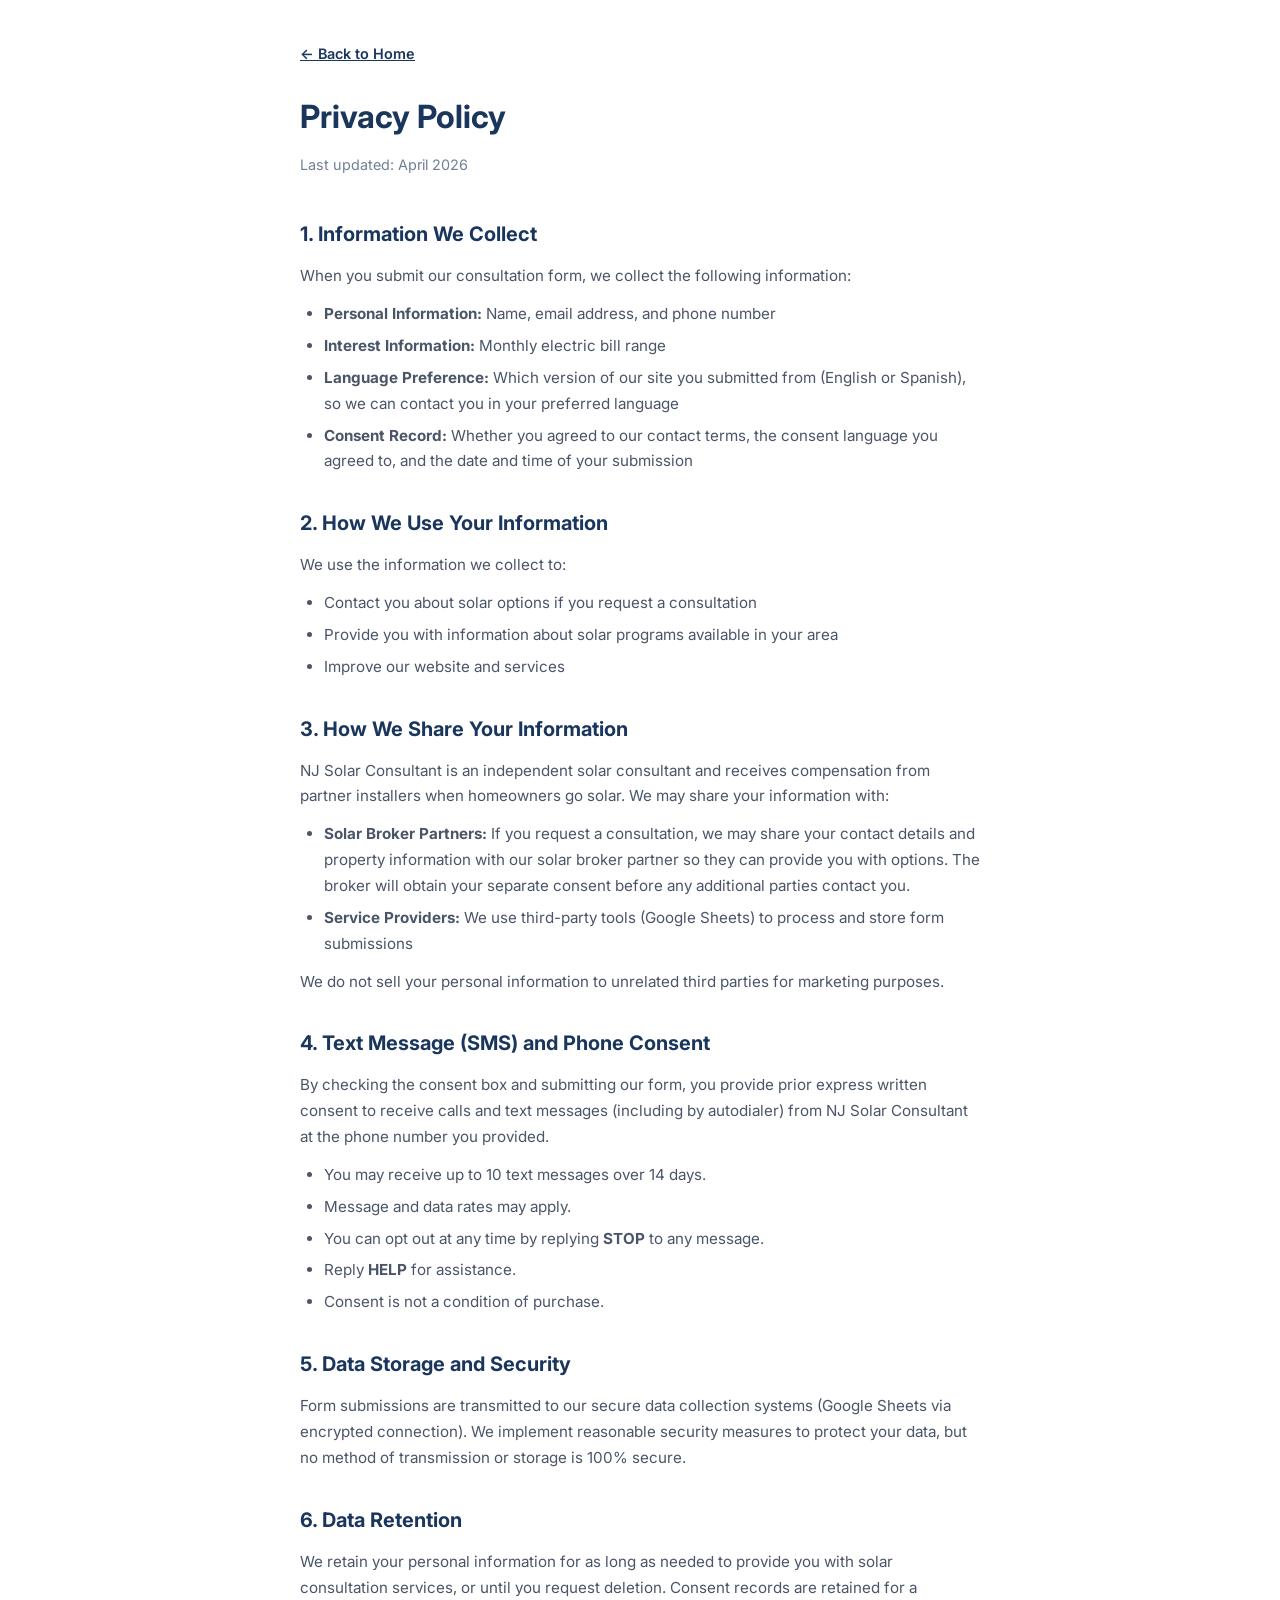
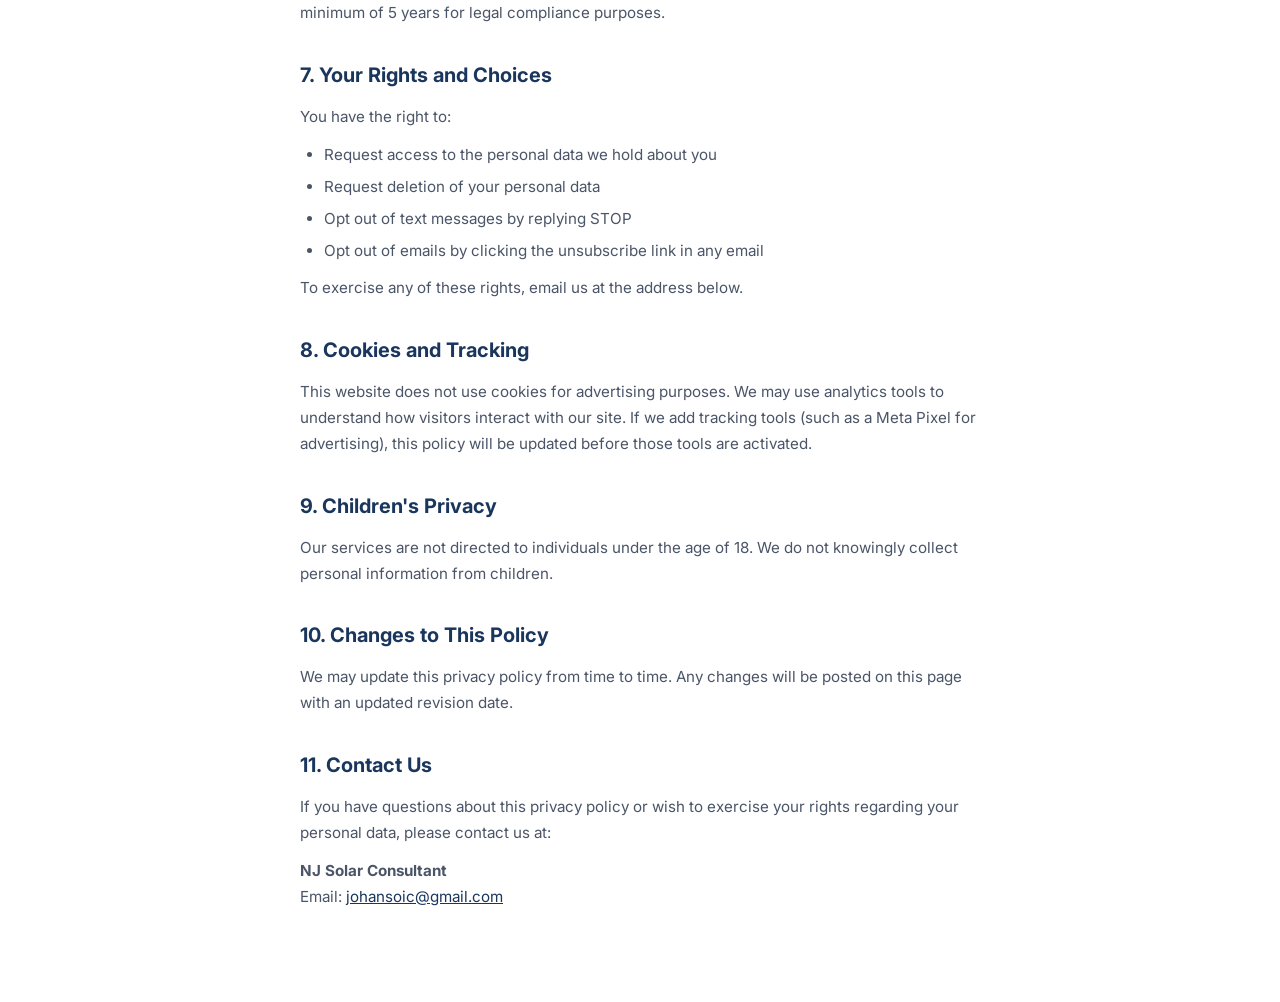
<file: website/privacy.html>
<!DOCTYPE html>
<html lang="en">
<head>
  <meta charset="UTF-8">
  <meta name="viewport" content="width=device-width, initial-scale=1.0">
  <title>Privacy Policy | NJ Solar Consultant</title>
  <link rel="icon" href="data:image/svg+xml,<svg xmlns='http://www.w3.org/2000/svg' viewBox='0 0 100 100'><text y='.9em' font-size='90'>&#9728;</text></svg>">
  <link rel="preconnect" href="https://fonts.googleapis.com">
  <link rel="preconnect" href="https://fonts.gstatic.com" crossorigin>
  <link href="https://fonts.googleapis.com/css2?family=Inter:wght@400;500;600;700&display=swap" rel="stylesheet">
  <style>
    *, *::before, *::after { box-sizing: border-box; margin: 0; padding: 0; }
    body {
      font-family: 'Inter', -apple-system, BlinkMacSystemFont, 'Segoe UI', Roboto, sans-serif;
      color: #2d3748;
      background: #fff;
      line-height: 1.7;
      -webkit-font-smoothing: antialiased;
    }
    .container { max-width: 720px; margin: 0 auto; padding: 40px 20px 80px; }
    h1 { font-size: 2rem; color: #1a365d; margin-bottom: 8px; }
    .updated { color: #718096; font-size: .9rem; margin-bottom: 40px; }
    h2 { font-size: 1.25rem; color: #1a365d; margin-top: 32px; margin-bottom: 12px; }
    p, li { font-size: .95rem; color: #4a5568; margin-bottom: 12px; }
    ul { padding-left: 24px; margin-bottom: 12px; }
    li { margin-bottom: 6px; }
    a { color: #1a365d; text-decoration: underline; }
    .back { display: inline-block; margin-bottom: 24px; font-weight: 600; font-size: .9rem; }
  </style>
</head>
<body>
  <div class="container">
    <a href="index.html" class="back">&larr; Back to Home</a>
    <h1>Privacy Policy</h1>
    <p class="updated">Last updated: April 2026</p>

    <h2>1. Information We Collect</h2>
    <p>When you submit our consultation form, we collect the following information:</p>
    <ul>
      <li><strong>Personal Information:</strong> Name, email address, and phone number</li>
      <li><strong>Interest Information:</strong> Monthly electric bill range</li>
      <li><strong>Language Preference:</strong> Which version of our site you submitted from (English or Spanish), so we can contact you in your preferred language</li>
      <li><strong>Consent Record:</strong> Whether you agreed to our contact terms, the consent language you agreed to, and the date and time of your submission</li>
    </ul>

    <h2>2. How We Use Your Information</h2>
    <p>We use the information we collect to:</p>
    <ul>
      <li>Contact you about solar options if you request a consultation</li>
      <li>Provide you with information about solar programs available in your area</li>
      <li>Improve our website and services</li>
    </ul>

    <h2>3. How We Share Your Information</h2>
    <p id="sharing">NJ Solar Consultant is an independent solar consultant and receives compensation from partner installers when homeowners go solar. We may share your information with:</p>
    <ul>
      <li><strong>Solar Broker Partners:</strong> If you request a consultation, we may share your contact details and property information with our solar broker partner so they can provide you with options. The broker will obtain your separate consent before any additional parties contact you.</li>
      <li><strong>Service Providers:</strong> We use third-party tools (Google Sheets) to process and store form submissions</li>
    </ul>
    <p>We do not sell your personal information to unrelated third parties for marketing purposes.</p>

    <h2>4. Text Message (SMS) and Phone Consent</h2>
    <p>By checking the consent box and submitting our form, you provide prior express written consent to receive calls and text messages (including by autodialer) from NJ Solar Consultant at the phone number you provided.</p>
    <ul>
      <li>You may receive up to 10 text messages over 14 days.</li>
      <li>Message and data rates may apply.</li>
      <li>You can opt out at any time by replying <strong>STOP</strong> to any message.</li>
      <li>Reply <strong>HELP</strong> for assistance.</li>
      <li>Consent is not a condition of purchase.</li>
    </ul>

    <h2>5. Data Storage and Security</h2>
    <p>Form submissions are transmitted to our secure data collection systems (Google Sheets via encrypted connection). We implement reasonable security measures to protect your data, but no method of transmission or storage is 100% secure.</p>

    <h2>6. Data Retention</h2>
    <p>We retain your personal information for as long as needed to provide you with solar consultation services, or until you request deletion. Consent records are retained for a minimum of 5 years for legal compliance purposes.</p>

    <h2>7. Your Rights and Choices</h2>
    <p>You have the right to:</p>
    <ul>
      <li>Request access to the personal data we hold about you</li>
      <li>Request deletion of your personal data</li>
      <li>Opt out of text messages by replying STOP</li>
      <li>Opt out of emails by clicking the unsubscribe link in any email</li>
    </ul>
    <p>To exercise any of these rights, email us at the address below.</p>

    <h2>8. Cookies and Tracking</h2>
    <p>This website does not use cookies for advertising purposes. We may use analytics tools to understand how visitors interact with our site. If we add tracking tools (such as a Meta Pixel for advertising), this policy will be updated before those tools are activated.</p>

    <h2>9. Children's Privacy</h2>
    <p>Our services are not directed to individuals under the age of 18. We do not knowingly collect personal information from children.</p>

    <h2>10. Changes to This Policy</h2>
    <p>We may update this privacy policy from time to time. Any changes will be posted on this page with an updated revision date.</p>

    <h2>11. Contact Us</h2>
    <p>If you have questions about this privacy policy or wish to exercise your rights regarding your personal data, please contact us at:</p>
    <p>
      <strong>NJ Solar Consultant</strong><br>
      Email: <a href="mailto:johansoic@gmail.com">johansoic@gmail.com</a>
    </p>
  </div>
</body>
</html>
</file>
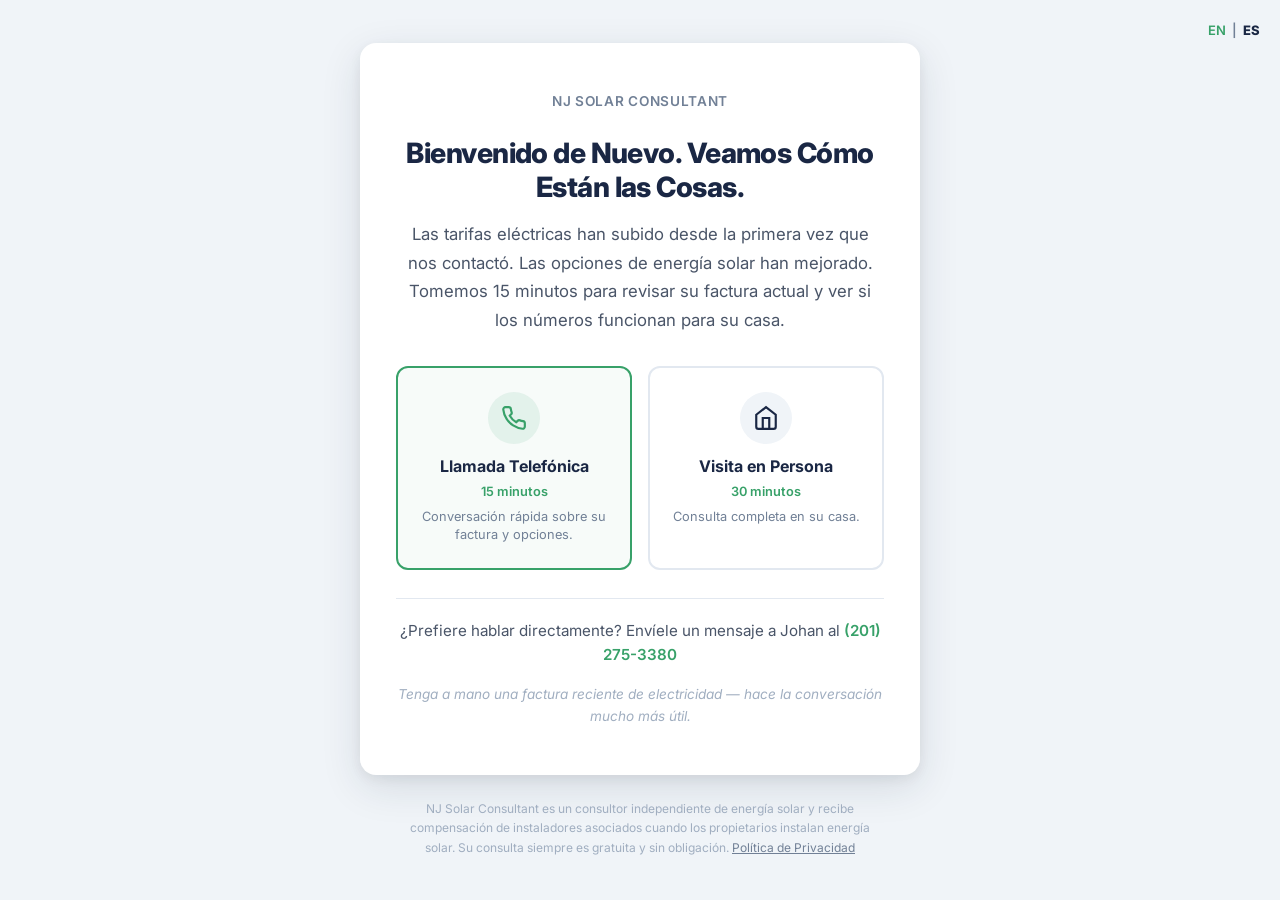
<file: website/welcome-back-es.html>
<!DOCTYPE html>
<html lang="es">
<head>
  <meta charset="UTF-8">
  <meta name="viewport" content="width=device-width, initial-scale=1.0">
  <title>Bienvenido de Nuevo | NJ Solar Consultant</title>
  <meta name="description" content="Reserve su consulta solar gratuita. Vea si los números funcionan para su casa en NJ.">
  <link rel="alternate" hreflang="en" href="welcome-back.html">
  <link rel="alternate" hreflang="es" href="welcome-back-es.html">
  <link rel="icon" href="data:image/svg+xml,<svg xmlns='http://www.w3.org/2000/svg' viewBox='0 0 100 100'><text y='.9em' font-size='90'>&#9728;</text></svg>">
  <link rel="preconnect" href="https://fonts.googleapis.com">
  <link rel="preconnect" href="https://fonts.gstatic.com" crossorigin>
  <link href="https://fonts.googleapis.com/css2?family=Inter:wght@400;500;600;700;800&display=swap" rel="stylesheet">
  <style>
    *, *::before, *::after { box-sizing: border-box; margin: 0; padding: 0; }
    body {
      font-family: 'Inter', -apple-system, BlinkMacSystemFont, 'Segoe UI', Roboto, sans-serif;
      color: #2d3748;
      background: #f0f4f8;
      line-height: 1.6;
      -webkit-font-smoothing: antialiased;
      min-height: 100vh;
      display: flex;
      flex-direction: column;
      align-items: center;
      justify-content: center;
      padding: 24px 20px;
    }
    .card {
      background: #fff;
      border-radius: 16px;
      box-shadow: 0 12px 40px rgba(26, 39, 68, .12), 0 4px 12px rgba(0,0,0,.06);
      max-width: 560px;
      width: 100%;
      padding: 48px 36px;
      text-align: center;
    }
    .brand {
      font-size: 0.85rem;
      font-weight: 600;
      color: #718096;
      text-transform: uppercase;
      letter-spacing: 0.05em;
      margin-bottom: 24px;
    }
    h1 {
      font-size: 1.75rem;
      font-weight: 800;
      color: #1a2744;
      line-height: 1.2;
      letter-spacing: -0.02em;
      margin-bottom: 16px;
    }
    .subtitle {
      font-size: 1.05rem;
      color: #4a5568;
      line-height: 1.7;
      margin-bottom: 32px;
    }
    .booking-options {
      display: grid;
      grid-template-columns: 1fr 1fr;
      gap: 16px;
      margin-bottom: 28px;
    }
    .booking-card {
      display: flex;
      flex-direction: column;
      align-items: center;
      text-align: center;
      padding: 24px 16px;
      border: 2px solid #e2e8f0;
      border-radius: 12px;
      transition: all .3s ease;
      text-decoration: none;
      color: inherit;
    }
    .booking-card:hover {
      border-color: #38a169;
      box-shadow: 0 4px 12px rgba(0,0,0,.07);
      transform: translateY(-2px);
    }
    .booking-card--primary {
      border-color: #38a169;
      background: rgba(56, 161, 105, .04);
    }
    .booking-card__icon {
      width: 52px;
      height: 52px;
      border-radius: 50%;
      display: flex;
      align-items: center;
      justify-content: center;
      margin-bottom: 10px;
      background: #f0f4f8;
      color: #1a2744;
    }
    .booking-card--primary .booking-card__icon {
      background: rgba(56, 161, 105, .1);
      color: #38a169;
    }
    .booking-card__title {
      font-size: 1rem;
      font-weight: 700;
      color: #1a2744;
      margin-bottom: 2px;
    }
    .booking-card__duration {
      font-size: .8rem;
      color: #38a169;
      font-weight: 600;
      margin-bottom: 6px;
    }
    .booking-card__desc {
      font-size: .8rem;
      color: #718096;
      line-height: 1.4;
    }
    .divider {
      border-top: 1px solid #e2e8f0;
      padding-top: 20px;
      margin-top: 4px;
    }
    .text-link {
      font-size: .95rem;
      color: #4a5568;
    }
    .text-link a {
      color: #38a169;
      text-decoration: none;
      font-weight: 600;
    }
    .text-link a:hover { text-decoration: underline; }
    .tip {
      margin-top: 16px;
      font-size: .85rem;
      color: #a0aec0;
      font-style: italic;
    }
    .footer {
      margin-top: 24px;
      font-size: .75rem;
      color: #a0aec0;
      text-align: center;
      max-width: 480px;
      line-height: 1.6;
    }
    .footer a { color: #718096; }
    .lang-switch {
      position: absolute;
      top: 20px;
      right: 20px;
      font-size: 13px;
      font-weight: 600;
      color: #718096;
      display: flex;
      gap: 6px;
      align-items: center;
    }
    .lang-switch a {
      color: #38a169;
      text-decoration: none;
    }
    .lang-switch .active {
      color: #1a2744;
      font-weight: 800;
    }
    @media (max-width: 480px) {
      .card { padding: 32px 20px; }
      .booking-options { grid-template-columns: 1fr; }
      h1 { font-size: 1.45rem; }
    }
  </style>
</head>
<body>

  <div class="lang-switch">
    <a href="welcome-back.html">EN</a>
    <span>|</span>
    <span class="active">ES</span>
  </div>

  <div class="card">
    <div class="brand">NJ Solar Consultant</div>
    <h1>Bienvenido de Nuevo. Veamos Cómo Están las Cosas.</h1>
    <p class="subtitle">Las tarifas eléctricas han subido desde la primera vez que nos contactó. Las opciones de energía solar han mejorado. Tomemos 15 minutos para revisar su factura actual y ver si los números funcionan para su casa.</p>

    <div class="booking-options">
      <a href="YOUR_CALENDLY_PHONE_LINK_ES" target="_blank" rel="noopener" class="booking-card booking-card--primary">
        <div class="booking-card__icon">
          <svg viewBox="0 0 24 24" fill="none" stroke="currentColor" stroke-width="2" width="26" height="26"><path d="M22 16.92v3a2 2 0 0 1-2.18 2 19.79 19.79 0 0 1-8.63-3.07 19.5 19.5 0 0 1-6-6 19.79 19.79 0 0 1-3.07-8.67A2 2 0 0 1 4.11 2h3a2 2 0 0 1 2 1.72 12.84 12.84 0 0 0 .7 2.81 2 2 0 0 1-.45 2.11L8.09 9.91a16 16 0 0 0 6 6l1.27-1.27a2 2 0 0 1 2.11-.45 12.84 12.84 0 0 0 2.81.7A2 2 0 0 1 22 16.92z"/></svg>
        </div>
        <h4 class="booking-card__title">Llamada Telefónica</h4>
        <p class="booking-card__duration">15 minutos</p>
        <p class="booking-card__desc">Conversación rápida sobre su factura y opciones.</p>
      </a>
      <a href="YOUR_CALENDLY_INPERSON_LINK_ES" target="_blank" rel="noopener" class="booking-card">
        <div class="booking-card__icon">
          <svg viewBox="0 0 24 24" fill="none" stroke="currentColor" stroke-width="2" width="26" height="26"><path d="M3 9l9-7 9 7v11a2 2 0 0 1-2 2H5a2 2 0 0 1-2-2z"/><polyline points="9 22 9 12 15 12 15 22"/></svg>
        </div>
        <h4 class="booking-card__title">Visita en Persona</h4>
        <p class="booking-card__duration">30 minutos</p>
        <p class="booking-card__desc">Consulta completa en su casa.</p>
      </a>
    </div>

    <div class="divider">
      <p class="text-link">¿Prefiere hablar directamente? Envíele un mensaje a Johan al <a href="sms:+12012753380">(201) 275-3380</a></p>
      <p class="tip">Tenga a mano una factura reciente de electricidad — hace la conversación mucho más útil.</p>
    </div>
  </div>

  <div class="footer">
    <p>NJ Solar Consultant es un consultor independiente de energía solar y recibe compensación de instaladores asociados cuando los propietarios instalan energía solar. Su consulta siempre es gratuita y sin obligación. <a href="privacy.html">Política de Privacidad</a></p>
  </div>

</body>
</html>
</file>
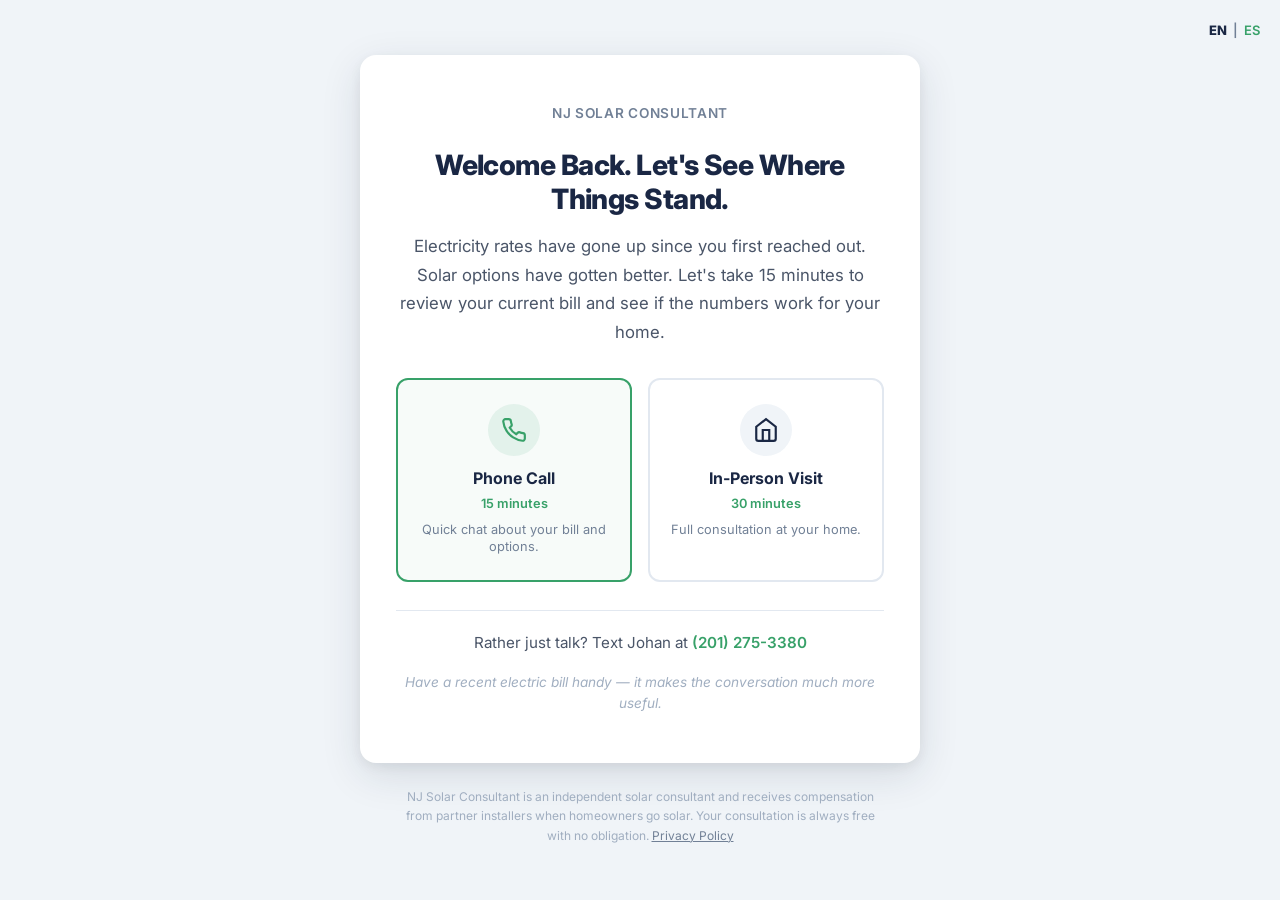
<file: website/welcome-back.html>
<!DOCTYPE html>
<html lang="en">
<head>
  <meta charset="UTF-8">
  <meta name="viewport" content="width=device-width, initial-scale=1.0">
  <title>Welcome Back | NJ Solar Consultant</title>
  <meta name="description" content="Book your free solar consultation. See if the numbers work for your NJ home.">
  <link rel="icon" href="data:image/svg+xml,<svg xmlns='http://www.w3.org/2000/svg' viewBox='0 0 100 100'><text y='.9em' font-size='90'>&#9728;</text></svg>">
  <link rel="preconnect" href="https://fonts.googleapis.com">
  <link rel="preconnect" href="https://fonts.gstatic.com" crossorigin>
  <link href="https://fonts.googleapis.com/css2?family=Inter:wght@400;500;600;700;800&display=swap" rel="stylesheet">
  <style>
    *, *::before, *::after { box-sizing: border-box; margin: 0; padding: 0; }
    body {
      font-family: 'Inter', -apple-system, BlinkMacSystemFont, 'Segoe UI', Roboto, sans-serif;
      color: #2d3748;
      background: #f0f4f8;
      line-height: 1.6;
      -webkit-font-smoothing: antialiased;
      min-height: 100vh;
      display: flex;
      flex-direction: column;
      align-items: center;
      justify-content: center;
      padding: 24px 20px;
    }
    .card {
      background: #fff;
      border-radius: 16px;
      box-shadow: 0 12px 40px rgba(26, 39, 68, .12), 0 4px 12px rgba(0,0,0,.06);
      max-width: 560px;
      width: 100%;
      padding: 48px 36px;
      text-align: center;
    }
    .brand {
      font-size: 0.85rem;
      font-weight: 600;
      color: #718096;
      text-transform: uppercase;
      letter-spacing: 0.05em;
      margin-bottom: 24px;
    }
    h1 {
      font-size: 1.75rem;
      font-weight: 800;
      color: #1a2744;
      line-height: 1.2;
      letter-spacing: -0.02em;
      margin-bottom: 16px;
    }
    .subtitle {
      font-size: 1.05rem;
      color: #4a5568;
      line-height: 1.7;
      margin-bottom: 32px;
    }
    .booking-options {
      display: grid;
      grid-template-columns: 1fr 1fr;
      gap: 16px;
      margin-bottom: 28px;
    }
    .booking-card {
      display: flex;
      flex-direction: column;
      align-items: center;
      text-align: center;
      padding: 24px 16px;
      border: 2px solid #e2e8f0;
      border-radius: 12px;
      transition: all .3s ease;
      text-decoration: none;
      color: inherit;
    }
    .booking-card:hover {
      border-color: #38a169;
      box-shadow: 0 4px 12px rgba(0,0,0,.07);
      transform: translateY(-2px);
    }
    .booking-card--primary {
      border-color: #38a169;
      background: rgba(56, 161, 105, .04);
    }
    .booking-card__icon {
      width: 52px;
      height: 52px;
      border-radius: 50%;
      display: flex;
      align-items: center;
      justify-content: center;
      margin-bottom: 10px;
      background: #f0f4f8;
      color: #1a2744;
    }
    .booking-card--primary .booking-card__icon {
      background: rgba(56, 161, 105, .1);
      color: #38a169;
    }
    .booking-card__title {
      font-size: 1rem;
      font-weight: 700;
      color: #1a2744;
      margin-bottom: 2px;
    }
    .booking-card__duration {
      font-size: .8rem;
      color: #38a169;
      font-weight: 600;
      margin-bottom: 6px;
    }
    .booking-card__desc {
      font-size: .8rem;
      color: #718096;
      line-height: 1.4;
    }
    .divider {
      border-top: 1px solid #e2e8f0;
      padding-top: 20px;
      margin-top: 4px;
    }
    .text-link {
      font-size: .95rem;
      color: #4a5568;
    }
    .text-link a {
      color: #38a169;
      text-decoration: none;
      font-weight: 600;
    }
    .text-link a:hover { text-decoration: underline; }
    .tip {
      margin-top: 16px;
      font-size: .85rem;
      color: #a0aec0;
      font-style: italic;
    }
    .footer {
      margin-top: 24px;
      font-size: .75rem;
      color: #a0aec0;
      text-align: center;
      max-width: 480px;
      line-height: 1.6;
    }
    .footer a { color: #718096; }
    .lang-switch {
      position: absolute;
      top: 20px;
      right: 20px;
      font-size: 13px;
      font-weight: 600;
      color: #718096;
      display: flex;
      gap: 6px;
      align-items: center;
    }
    .lang-switch a {
      color: #38a169;
      text-decoration: none;
    }
    .lang-switch .active {
      color: #1a2744;
      font-weight: 800;
    }
    @media (max-width: 480px) {
      .card { padding: 32px 20px; }
      .booking-options { grid-template-columns: 1fr; }
      h1 { font-size: 1.45rem; }
    }
  </style>
</head>
<body>

  <div class="lang-switch">
    <span class="active">EN</span>
    <span>|</span>
    <a href="welcome-back-es.html">ES</a>
  </div>

  <div class="card">
    <div class="brand">NJ Solar Consultant</div>
    <h1>Welcome Back. Let's See Where Things Stand.</h1>
    <p class="subtitle">Electricity rates have gone up since you first reached out. Solar options have gotten better. Let's take 15 minutes to review your current bill and see if the numbers work for your home.</p>

    <div class="booking-options">
      <a href="YOUR_CALENDLY_PHONE_LINK" target="_blank" rel="noopener" class="booking-card booking-card--primary">
        <div class="booking-card__icon">
          <svg viewBox="0 0 24 24" fill="none" stroke="currentColor" stroke-width="2" width="26" height="26"><path d="M22 16.92v3a2 2 0 0 1-2.18 2 19.79 19.79 0 0 1-8.63-3.07 19.5 19.5 0 0 1-6-6 19.79 19.79 0 0 1-3.07-8.67A2 2 0 0 1 4.11 2h3a2 2 0 0 1 2 1.72 12.84 12.84 0 0 0 .7 2.81 2 2 0 0 1-.45 2.11L8.09 9.91a16 16 0 0 0 6 6l1.27-1.27a2 2 0 0 1 2.11-.45 12.84 12.84 0 0 0 2.81.7A2 2 0 0 1 22 16.92z"/></svg>
        </div>
        <h4 class="booking-card__title">Phone Call</h4>
        <p class="booking-card__duration">15 minutes</p>
        <p class="booking-card__desc">Quick chat about your bill and options.</p>
      </a>
      <a href="YOUR_CALENDLY_INPERSON_LINK" target="_blank" rel="noopener" class="booking-card">
        <div class="booking-card__icon">
          <svg viewBox="0 0 24 24" fill="none" stroke="currentColor" stroke-width="2" width="26" height="26"><path d="M3 9l9-7 9 7v11a2 2 0 0 1-2 2H5a2 2 0 0 1-2-2z"/><polyline points="9 22 9 12 15 12 15 22"/></svg>
        </div>
        <h4 class="booking-card__title">In-Person Visit</h4>
        <p class="booking-card__duration">30 minutes</p>
        <p class="booking-card__desc">Full consultation at your home.</p>
      </a>
    </div>

    <div class="divider">
      <p class="text-link">Rather just talk? Text Johan at <a href="sms:+12012753380">(201) 275-3380</a></p>
      <p class="tip">Have a recent electric bill handy — it makes the conversation much more useful.</p>
    </div>
  </div>

  <div class="footer">
    <p>NJ Solar Consultant is an independent solar consultant and receives compensation from partner installers when homeowners go solar. Your consultation is always free with no obligation. <a href="privacy.html">Privacy Policy</a></p>
  </div>

</body>
</html>
</file>
<file: website/styles.css>
/* ========================================
   NJ Solar Lead Gen — styles.css
   Premium visual redesign
   Mobile-first, lead generation focused
   ======================================== */

/* ---------- Reset & Base ---------- */
*, *::before, *::after { box-sizing: border-box; margin: 0; padding: 0; }

:root {
  --primary:        #1a2744;
  --primary-light:  #2d3e6b;
  --primary-dark:   #0f1a2e;
  --cta:            #38a169;
  --cta-hover:      #2f855a;
  --cta-glow:       rgba(56, 161, 105, .45);
  --accent:         #f6ad55;
  --accent-light:   #fbd38d;
  --warm-bg:        #fffbf5;
  --cool-bg:        #f0f4f8;
  --white:          #ffffff;
  --gray-50:        #f7fafc;
  --gray-100:       #edf2f7;
  --gray-200:       #e2e8f0;
  --gray-300:       #cbd5e0;
  --gray-400:       #a0aec0;
  --gray-600:       #718096;
  --gray-700:       #4a5568;
  --gray-800:       #2d3748;
  --gray-900:       #1a202c;
  --form-bg:        linear-gradient(135deg, var(--primary) 0%, #2d4a7a 100%);
  --radius:         16px;
  --radius-sm:      10px;
  --radius-xs:      6px;
  --shadow:         0 1px 3px rgba(0,0,0,.08), 0 1px 2px rgba(0,0,0,.04);
  --shadow-md:      0 4px 12px rgba(0,0,0,.07), 0 2px 4px rgba(0,0,0,.04);
  --shadow-lg:      0 12px 40px rgba(26, 39, 68, .12), 0 4px 12px rgba(0,0,0,.06);
  --shadow-xl:      0 20px 60px rgba(26, 39, 68, .18), 0 8px 20px rgba(0,0,0,.08);
  --shadow-warm:    0 12px 40px rgba(246, 173, 85, .12), 0 4px 12px rgba(0,0,0,.05);
  --transition:     .3s cubic-bezier(.4, 0, .2, 1);
  --transition-slow: .6s cubic-bezier(.4, 0, .2, 1);
}

html { scroll-behavior: smooth; -webkit-text-size-adjust: 100%; }

body {
  font-family: 'Inter', -apple-system, BlinkMacSystemFont, 'Segoe UI', Roboto, sans-serif;
  color: var(--gray-800);
  background: var(--white);
  line-height: 1.6;
  -webkit-font-smoothing: antialiased;
  -moz-osx-font-smoothing: grayscale;
  overflow-x: hidden;
}

img { max-width: 100%; display: block; }
a { color: inherit; text-decoration: none; }

.sr-only {
  position: absolute;
  width: 1px;
  height: 1px;
  padding: 0;
  margin: -1px;
  overflow: hidden;
  clip: rect(0,0,0,0);
  white-space: nowrap;
  border: 0;
}

/* ---------- Container ---------- */
.container {
  width: 100%;
  max-width: 1140px;
  margin: 0 auto;
  padding: 0 20px;
}

/* ---------- Typography ---------- */
.section-title {
  font-size: 1.85rem;
  font-weight: 800;
  color: var(--primary);
  text-align: center;
  margin-bottom: 16px;
  line-height: 1.2;
  letter-spacing: -0.02em;
}

/* ---------- Section Dividers (angled) ---------- */
.section-divider {
  position: relative;
}
.section-divider::after {
  content: '';
  position: absolute;
  bottom: -40px;
  left: 0;
  right: 0;
  height: 80px;
  z-index: 2;
  pointer-events: none;
}
.section-divider--wave::after {
  background: url("data:image/svg+xml,%3Csvg xmlns='http://www.w3.org/2000/svg' viewBox='0 0 1440 80'%3E%3Cpath fill='%23ffffff' d='M0,48 C360,80 720,0 1440,48 L1440,80 L0,80 Z'/%3E%3C/svg%3E") no-repeat center bottom;
  background-size: 100% 100%;
}

/* ---------- Scroll Animations ---------- */
.fade-in-up {
  opacity: 0;
  transform: translateY(30px);
  transition: opacity 0.6s ease, transform 0.6s ease;
}
.fade-in-up.visible {
  opacity: 1;
  transform: translateY(0);
}
.fade-in-up.delay-1 { transition-delay: 0.1s; }
.fade-in-up.delay-2 { transition-delay: 0.2s; }
.fade-in-up.delay-3 { transition-delay: 0.3s; }

/* ---------- Buttons ---------- */
.btn {
  display: inline-flex;
  align-items: center;
  justify-content: center;
  gap: 8px;
  font-family: inherit;
  font-weight: 700;
  font-size: 1rem;
  border: none;
  border-radius: var(--radius);
  cursor: pointer;
  transition: all var(--transition);
  padding: 16px 32px;
  text-align: center;
  line-height: 1.2;
  letter-spacing: -0.01em;
  position: relative;
}

.btn--cta {
  background: var(--cta);
  color: var(--white);
  box-shadow: 0 4px 14px var(--cta-glow);
}
.btn--cta:hover {
  background: var(--cta-hover);
  transform: translateY(-2px);
  box-shadow: 0 8px 24px var(--cta-glow);
}
.btn--cta:active {
  transform: translateY(0);
  box-shadow: 0 2px 8px var(--cta-glow);
}

.btn--outline {
  background: transparent;
  color: var(--white);
  border: 2px solid rgba(255,255,255,.5);
}
.btn--outline:hover {
  background: rgba(255,255,255,.12);
  border-color: var(--white);
  transform: translateY(-2px);
}

.btn--sm { font-size: .9rem; padding: 10px 22px; border-radius: var(--radius-sm); }
.btn--lg { font-size: 1.15rem; padding: 18px 42px; }
.btn--full { width: 100%; }

/* ---------- Inputs ---------- */
.input {
  width: 100%;
  padding: 15px 18px;
  font-family: inherit;
  font-size: 1rem;
  border: 2px solid var(--gray-200);
  border-radius: var(--radius-sm);
  background: var(--white);
  color: var(--gray-800);
  transition: border-color var(--transition), box-shadow var(--transition);
  outline: none;
  -webkit-appearance: none;
  appearance: none;
}
.input:focus {
  border-color: var(--cta);
  box-shadow: 0 0 0 4px rgba(56, 161, 105, .12);
}
.input:hover:not(:focus) {
  border-color: var(--gray-300);
}

select.input {
  background-image: url("data:image/svg+xml,%3Csvg xmlns='http://www.w3.org/2000/svg' width='12' height='12' viewBox='0 0 12 12'%3E%3Cpath fill='%23718096' d='M6 8L1 3h10z'/%3E%3C/svg%3E");
  background-repeat: no-repeat;
  background-position: right 16px center;
  padding-right: 40px;
}
select.input:invalid,
select.input option[value=""] {
  color: var(--gray-400);
}

/* ========================================
   STICKY HEADER
   ======================================== */
.header {
  position: fixed;
  top: 0;
  left: 0;
  right: 0;
  z-index: 1000;
  background: transparent;
  padding: 0;
  transition: background var(--transition), box-shadow var(--transition), backdrop-filter var(--transition);
}
.header--scrolled {
  background: rgba(255,255,255,.97);
  backdrop-filter: blur(12px);
  -webkit-backdrop-filter: blur(12px);
  box-shadow: 0 1px 20px rgba(26, 39, 68, .08);
}
.header--scrolled .header__brand {
  color: var(--primary);
}
.header--scrolled .btn--cta {
  background: var(--cta);
  color: var(--white);
}
.header__inner {
  display: flex;
  align-items: center;
  justify-content: space-between;
  height: 68px;
}
.header__brand {
  font-size: 1.3rem;
  font-weight: 800;
  color: var(--white);
  letter-spacing: -0.02em;
  transition: color var(--transition);
}
.header__brand-sep {
  color: var(--accent);
  margin: 0 3px;
}

/* Language Toggle */
.header__actions {
  display: flex;
  align-items: center;
  gap: 16px;
}
.lang-toggle {
  display: flex;
  align-items: center;
  gap: 6px;
  font-size: 0.9rem;
  font-weight: 600;
  color: var(--white);
  letter-spacing: 0.5px;
}
.header--scrolled .lang-toggle {
  color: var(--primary);
}
.lang-toggle__active {
  color: var(--accent);
}
.lang-toggle__sep {
  opacity: 0.4;
}
.lang-toggle__link {
  color: inherit;
  opacity: 0.7;
  transition: opacity var(--transition);
}
.lang-toggle__link:hover {
  opacity: 1;
  color: var(--accent);
}
@media (max-width: 640px) {
  .lang-toggle { font-size: 0.8rem; }
  .header__actions { gap: 10px; }
}

/* ========================================
   HERO
   ======================================== */
.hero {
  background: linear-gradient(160deg, rgba(26,39,68,.88) 0%, rgba(26,39,68,.82) 35%, rgba(45,62,107,.82) 100%), url('images/hero-solar.jpg') center/cover no-repeat;
  background-color: var(--primary-dark);
  color: var(--white);
  text-align: center;
  padding: 140px 0 80px;
  position: relative;
  overflow: hidden;
}

/* Decorative radial pattern (solar-inspired) */
.hero::before {
  content: '';
  position: absolute;
  top: -20%;
  right: -15%;
  width: 700px;
  height: 700px;
  border-radius: 50%;
  background: radial-gradient(circle, rgba(246,173,85,.08) 0%, transparent 70%);
  pointer-events: none;
}
.hero::after {
  content: '';
  position: absolute;
  bottom: -10%;
  left: -10%;
  width: 500px;
  height: 500px;
  border-radius: 50%;
  background: radial-gradient(circle, rgba(56,161,105,.06) 0%, transparent 70%);
  pointer-events: none;
}

/* Geometric grid pattern */
.hero__pattern {
  position: absolute;
  inset: 0;
  background-image:
    radial-gradient(rgba(255,255,255,.03) 1px, transparent 1px);
  background-size: 32px 32px;
  pointer-events: none;
}

.hero__content {
  position: relative;
  z-index: 1;
}

.hero__title {
  font-size: 2.5rem;
  font-weight: 800;
  line-height: 1.1;
  margin-bottom: 18px;
  max-width: 720px;
  margin-left: auto;
  margin-right: auto;
  letter-spacing: -0.03em;
}
.hero__sub {
  font-size: 1.15rem;
  opacity: .88;
  margin-bottom: 40px;
  max-width: 560px;
  margin-left: auto;
  margin-right: auto;
  line-height: 1.7;
  font-weight: 400;
}

.trust-stats {
  display: flex;
  flex-direction: column;
  align-items: center;
  gap: 12px;
  margin-top: 48px;
  position: relative;
  z-index: 1;
}
.trust-stat {
  display: inline-flex;
  align-items: center;
  gap: 10px;
  background: rgba(255,255,255,.08);
  border: 1px solid rgba(255,255,255,.14);
  padding: 12px 22px;
  border-radius: 100px;
  font-size: .9rem;
  font-weight: 500;
  backdrop-filter: blur(4px);
  -webkit-backdrop-filter: blur(4px);
  transition: background var(--transition), transform var(--transition);
}
.trust-stat:hover {
  background: rgba(255,255,255,.14);
  transform: translateY(-1px);
}
.trust-stat__icon {
  width: 20px;
  height: 20px;
  flex-shrink: 0;
  color: var(--accent);
}

/* Hero bottom wave divider */
.hero__divider {
  position: absolute;
  bottom: -1px;
  left: 0;
  right: 0;
  line-height: 0;
  z-index: 3;
}
.hero__divider svg {
  width: 100%;
  height: 50px;
  display: block;
}

/* ========================================
   PROBLEM SECTION
   ======================================== */
.problem {
  padding: 80px 0 72px;
  background: var(--white);
  position: relative;
}

/* Rate chart card wrapper */
.rate-chart-card {
  max-width: 600px;
  margin: 0 auto;
  background: var(--white);
  border-radius: var(--radius);
  box-shadow: var(--shadow-lg);
  padding: 32px 28px;
  border: 1px solid var(--gray-100);
}

/* Utility Toggle */
.utility-toggle {
  display: flex;
  justify-content: center;
  gap: 0;
  margin: 28px auto 24px;
  max-width: 300px;
  background: var(--gray-100);
  border-radius: 100px;
  padding: 4px;
}
.utility-toggle__btn {
  flex: 1;
  padding: 11px 24px;
  font-family: inherit;
  font-size: .95rem;
  font-weight: 600;
  border: none;
  border-radius: 100px;
  cursor: pointer;
  background: transparent;
  color: var(--gray-600);
  transition: all var(--transition);
}
.utility-toggle__btn--active {
  background: var(--primary);
  color: var(--white);
  box-shadow: 0 2px 8px rgba(26,39,68,.2);
}
.utility-toggle__btn:hover:not(.utility-toggle__btn--active) {
  color: var(--gray-800);
}

/* Rate chart */
.rate-chart {
  max-width: 540px;
  margin: 0 auto;
  display: flex;
  flex-direction: column;
  gap: 10px;
}
.rate-chart__bar-group {
  display: flex;
  align-items: center;
  gap: 12px;
}
.rate-chart__label {
  width: 44px;
  font-size: .85rem;
  font-weight: 700;
  color: var(--gray-600);
  text-align: right;
  flex-shrink: 0;
}
.rate-chart__track {
  flex: 1;
  background: var(--cool-bg);
  border-radius: 8px;
  height: 36px;
  overflow: hidden;
}
.rate-chart__bar {
  width: var(--bar-width);
  height: 100%;
  background: linear-gradient(90deg, var(--primary) 0%, var(--primary-light) 100%);
  border-radius: 8px;
  display: flex;
  align-items: center;
  justify-content: flex-end;
  padding-right: 12px;
  transform: scaleX(0);
  transform-origin: left;
  transition: transform .6s cubic-bezier(.22, .61, .36, 1);
}
.rate-chart__bar span {
  font-size: .78rem;
  font-weight: 700;
  color: var(--white);
  white-space: nowrap;
}
.rate-chart__bar--highlight {
  background: linear-gradient(90deg, #e53e3e 0%, #fc8181 100%);
}

.problem__explainer {
  margin-top: 2.5rem;
  padding: 1.75rem 2rem;
  background: linear-gradient(135deg, #fff5f5, #fff0f0);
  border-left: 5px solid #e53e3e;
  border-radius: 0 var(--radius) var(--radius) 0;
  box-shadow: var(--shadow);
}

.problem__explainer-title {
  font-size: 1.15rem;
  font-weight: 800;
  color: #c53030;
  margin-bottom: 0.5rem;
  letter-spacing: -0.01em;
}

.problem__explainer-text {
  font-size: 0.95rem;
  line-height: 1.75;
  color: var(--gray-700);
}

.problem__lockline {
  text-align: center;
  font-weight: 700;
  color: var(--cta-hover);
  font-size: 1.1rem;
  margin-top: 32px;
  max-width: 600px;
  margin-left: auto;
  margin-right: auto;
  line-height: 1.6;
}
.problem__cta-wrap {
  text-align: center;
  margin-top: 32px;
}

/* ========================================
   BENEFITS
   ======================================== */
.benefits {
  padding: 88px 0 80px;
  background: var(--warm-bg);
  position: relative;
}

/* Top angled divider */
.benefits::before {
  content: '';
  position: absolute;
  top: -40px;
  left: 0;
  right: 0;
  height: 80px;
  background: var(--warm-bg);
  clip-path: polygon(0 50%, 100% 0, 100% 100%, 0 100%);
  z-index: 2;
}

.benefits__layout {
  display: flex;
  flex-direction: column;
  gap: 32px;
  margin-top: 44px;
}
.benefits__image {
  width: 100%;
  border-radius: var(--radius);
  box-shadow: var(--shadow-lg);
  overflow: hidden;
  order: -1;
}
.benefits__image img {
  width: 100%;
  height: 320px;
  object-fit: cover;
  display: block;
}
.benefits__cards {
  display: flex;
  flex-direction: column;
  gap: 24px;
}
.benefits__grid {
  display: grid;
  grid-template-columns: 1fr;
  gap: 24px;
  margin-top: 44px;
}
.benefit-card {
  background: var(--white);
  padding: 36px 28px;
  border-radius: var(--radius);
  box-shadow: var(--shadow-md);
  border: 1px solid rgba(0,0,0,.04);
  transition: transform var(--transition), box-shadow var(--transition);
  position: relative;
  overflow: hidden;
}
.benefit-card::after {
  content: '';
  position: absolute;
  top: 0;
  left: 0;
  right: 0;
  height: 4px;
  background: var(--primary);
  opacity: 0;
  transition: opacity var(--transition);
}
.benefit-card:nth-child(2)::after { background: var(--cta); }
.benefit-card:nth-child(3)::after { background: var(--accent); }
.benefit-card:hover {
  transform: translateY(-6px);
  box-shadow: var(--shadow-xl);
}
.benefit-card:hover::after {
  opacity: 1;
}
.benefit-card__icon {
  width: 60px;
  height: 60px;
  border-radius: 16px;
  background: rgba(26, 39, 68, .06);
  display: flex;
  align-items: center;
  justify-content: center;
  margin-bottom: 20px;
  color: var(--primary);
  transition: transform var(--transition);
}
.benefit-card:hover .benefit-card__icon {
  transform: scale(1.08);
}
.benefit-card__icon svg { width: 26px; height: 26px; }
.benefit-card__icon--green {
  background: rgba(56, 161, 105, .08);
  color: var(--cta);
}
.benefit-card__icon--gold {
  background: rgba(246, 173, 85, .1);
  color: #dd9a3c;
}
.benefit-card h3 {
  font-size: 1.2rem;
  margin-bottom: 10px;
  color: var(--primary);
  letter-spacing: -0.01em;
  font-weight: 700;
}
.benefit-card p {
  color: var(--gray-600);
  font-size: .98rem;
  line-height: 1.7;
}

/* ========================================
   SOCIAL PROOF
   ======================================== */
.social-proof {
  padding: 88px 0;
  background: linear-gradient(180deg, rgba(240,244,248,.95), rgba(240,244,248,.92)), url('images/solar-roof-aerial.jpg') center/cover no-repeat;
  background-color: var(--cool-bg);
  position: relative;
}
.testimonials {
  display: grid;
  grid-template-columns: 1fr;
  gap: 24px;
  margin-top: 44px;
}
.testimonial-card {
  background: var(--white);
  border: none;
  border-radius: var(--radius);
  padding: 32px 28px;
  box-shadow: var(--shadow-md);
  position: relative;
  border-left: 4px solid var(--accent);
  transition: transform var(--transition), box-shadow var(--transition);
}
.testimonial-card:hover {
  transform: translateY(-3px);
  box-shadow: var(--shadow-lg);
}
.testimonial-card__stars {
  display: flex;
  gap: 3px;
  margin-bottom: 16px;
}
.testimonial-card__stars svg {
  filter: drop-shadow(0 1px 2px rgba(246,173,85,.3));
}
.testimonial-card__quote {
  font-size: 1.05rem;
  font-style: italic;
  color: var(--gray-700);
  margin-bottom: 18px;
  line-height: 1.7;
}
.testimonial-card__author {
  font-weight: 700;
  color: var(--primary);
  font-size: .9rem;
  letter-spacing: -0.01em;
}

/* ========================================
   HOW IT WORKS
   ======================================== */
.how-it-works {
  padding: 88px 0;
  background: var(--white);
  position: relative;
}

/* Top angled divider */
.how-it-works::before {
  content: '';
  position: absolute;
  top: -40px;
  left: 0;
  right: 0;
  height: 80px;
  background: var(--white);
  clip-path: polygon(0 0, 100% 50%, 100% 100%, 0 100%);
  z-index: 2;
}

.steps {
  display: flex;
  flex-direction: column;
  align-items: center;
  gap: 0;
  margin-top: 48px;
  max-width: 480px;
  margin-left: auto;
  margin-right: auto;
}
.step {
  text-align: center;
  padding: 24px 0;
  position: relative;
}
.step__number {
  width: 60px;
  height: 60px;
  border-radius: 50%;
  background: linear-gradient(135deg, var(--primary), var(--primary-light));
  color: var(--white);
  font-size: 1.4rem;
  font-weight: 800;
  display: flex;
  align-items: center;
  justify-content: center;
  margin: 0 auto 18px;
  box-shadow: 0 4px 16px rgba(26, 39, 68, .2);
  position: relative;
  z-index: 1;
}
.step__title {
  font-size: 1.15rem;
  font-weight: 700;
  color: var(--primary);
  margin-bottom: 8px;
  letter-spacing: -0.01em;
}
.step__desc {
  color: var(--gray-600);
  font-size: .95rem;
  max-width: 320px;
  margin: 0 auto;
  line-height: 1.65;
}
.step__connector {
  width: 3px;
  height: 36px;
  background: linear-gradient(to bottom, var(--primary), var(--gray-200));
  border-radius: 2px;
}
.step__image {
  width: 160px;
  height: 160px;
  border-radius: 50%;
  object-fit: cover;
  margin: 16px auto 0;
  display: block;
  box-shadow: var(--shadow-md);
  border: 4px solid var(--white);
  outline: 2px solid var(--gray-200);
}

/* ========================================
   LEAD FORM
   ======================================== */
.lead-form-section {
  padding: 100px 0 110px;
  background: linear-gradient(135deg, rgba(26,39,68,.94) 0%, rgba(45,74,122,.92) 100%), url('images/home-solar.jpg') center/cover no-repeat;
  background-color: var(--primary);
  position: relative;
  overflow: hidden;
}

/* Decorative elements */
.lead-form-section::before {
  content: '';
  position: absolute;
  top: -30%;
  left: -20%;
  width: 600px;
  height: 600px;
  border-radius: 50%;
  background: radial-gradient(circle, rgba(246,173,85,.06) 0%, transparent 60%);
  pointer-events: none;
}
.lead-form-section::after {
  content: '';
  position: absolute;
  bottom: -20%;
  right: -15%;
  width: 500px;
  height: 500px;
  border-radius: 50%;
  background: radial-gradient(circle, rgba(56,161,105,.06) 0%, transparent 60%);
  pointer-events: none;
}

/* Top wave divider */
.lead-form-section .section-wave {
  position: absolute;
  top: -1px;
  left: 0;
  right: 0;
  line-height: 0;
  z-index: 2;
}
.lead-form-section .section-wave svg {
  width: 100%;
  height: 50px;
  display: block;
}

.lead-form-wrapper {
  max-width: 660px;
  margin: 0 auto;
  background: var(--white);
  border-radius: 20px;
  box-shadow: var(--shadow-xl);
  padding: 48px 28px;
  border: 1px solid rgba(255,255,255,.1);
  position: relative;
  z-index: 1;
}
.lead-form-section .section-title {
  color: var(--primary);
}
.lead-form__sub {
  text-align: center;
  color: var(--gray-600);
  margin-bottom: 36px;
  font-size: 1.05rem;
  line-height: 1.6;
}

.form-row {
  display: grid;
  grid-template-columns: 1fr;
  gap: 14px;
  margin-bottom: 14px;
}
.form-group { position: relative; }



/* Thank you */
.thank-you {
  text-align: center;
  padding: 20px 0;
}
.thank-you h3 {
  margin: 16px 0 10px;
  font-size: 1.5rem;
  color: var(--primary);
  font-weight: 800;
  letter-spacing: -0.02em;
}
.thank-you p {
  color: var(--gray-600);
  line-height: 1.7;
  font-size: 1.05rem;
}
.thank-you__subtitle {
  margin-bottom: 24px;
}

/* Booking Options (post-form) */
.booking-options {
  display: grid;
  grid-template-columns: 1fr 1fr;
  gap: 16px;
  margin: 24px 0;
  max-width: 480px;
  margin-left: auto;
  margin-right: auto;
}
.booking-card {
  display: flex;
  flex-direction: column;
  align-items: center;
  text-align: center;
  padding: 24px 16px;
  border: 2px solid var(--gray-200);
  border-radius: var(--radius);
  transition: all var(--transition);
  text-decoration: none;
  color: inherit;
}
.booking-card:hover {
  border-color: var(--cta);
  box-shadow: var(--shadow-md);
  transform: translateY(-2px);
}
.booking-card--primary {
  border-color: var(--cta);
  background: rgba(56, 161, 105, .04);
}
.booking-card__icon {
  width: 56px;
  height: 56px;
  border-radius: 50%;
  background: var(--cool-bg);
  display: flex;
  align-items: center;
  justify-content: center;
  margin-bottom: 12px;
  color: var(--primary);
}
.booking-card--primary .booking-card__icon {
  background: rgba(56, 161, 105, .1);
  color: var(--cta);
}
.booking-card__title {
  font-size: 1.05rem;
  font-weight: 700;
  color: var(--primary);
  margin-bottom: 2px;
}
.booking-card__duration {
  font-size: .85rem;
  color: var(--cta);
  font-weight: 600;
  margin-bottom: 8px;
}
.booking-card__desc {
  font-size: .85rem;
  color: var(--gray-600);
  line-height: 1.5;
}

.thank-you__fallback {
  margin-top: 24px;
  padding-top: 20px;
  border-top: 1px solid var(--gray-200);
}
.thank-you__fallback p {
  font-size: .95rem;
  color: var(--gray-600);
}
.thank-you__tip {
  margin-top: 12px;
  font-size: .85rem !important;
  color: var(--gray-400) !important;
  font-style: italic;
}

@media (max-width: 480px) {
  .booking-options {
    grid-template-columns: 1fr;
  }
}

/* ========================================
   MEET YOUR CONSULTANT
   ======================================== */
.meet-consultant {
  padding: 56px 0 24px;
  background: var(--white);
}
.meet-consultant__card {
  display: flex;
  align-items: center;
  gap: 28px;
  max-width: 640px;
  margin: 0 auto;
  padding: 32px;
  background: var(--gray-50);
  border-radius: var(--radius);
  border: 1px solid var(--gray-100);
}
.meet-consultant__photo {
  flex-shrink: 0;
}
.meet-consultant__photo img {
  width: 100px;
  height: 100px;
  border-radius: 50%;
  object-fit: cover;
  border: 3px solid var(--white);
  box-shadow: var(--shadow-md);
}
.meet-consultant__placeholder {
  width: 100px;
  height: 100px;
  border-radius: 50%;
  background: var(--gray-200);
  display: flex;
  align-items: center;
  justify-content: center;
  color: var(--gray-400);
  border: 3px solid var(--white);
  box-shadow: var(--shadow-md);
}
.meet-consultant__name {
  font-size: 1.2rem;
  font-weight: 800;
  color: var(--primary);
  margin-bottom: 8px;
  letter-spacing: -0.01em;
}
.meet-consultant__bio {
  font-size: .95rem;
  color: var(--gray-700);
  line-height: 1.7;
}

@media (max-width: 640px) {
  .meet-consultant__card {
    flex-direction: column;
    text-align: center;
    padding: 24px 20px;
  }
}

/* ========================================
   FINAL CTA
   ======================================== */
.final-cta {
  padding: 96px 0;
  background: linear-gradient(160deg, var(--primary-dark) 0%, var(--primary) 40%, var(--primary-light) 100%);
  color: var(--white);
  text-align: center;
  position: relative;
  overflow: hidden;
}
.final-cta::before {
  content: '';
  position: absolute;
  top: -30%;
  right: -20%;
  width: 600px;
  height: 600px;
  border-radius: 50%;
  background: radial-gradient(circle, rgba(246,173,85,.06) 0%, transparent 60%);
  pointer-events: none;
}
.final-cta__title {
  font-size: 2.25rem;
  font-weight: 800;
  margin-bottom: 16px;
  color: var(--white);
  letter-spacing: -0.03em;
}
.final-cta__sub {
  opacity: .88;
  margin-bottom: 40px;
  font-size: 1.1rem;
  max-width: 580px;
  margin-left: auto;
  margin-right: auto;
  line-height: 1.7;
}
.final-cta__buttons {
  display: flex;
  flex-direction: column;
  align-items: center;
  gap: 16px;
}

/* ========================================
   FOOTER
   ======================================== */
.footer {
  padding: 48px 0;
  text-align: center;
  background: var(--primary-dark);
  color: rgba(255,255,255,.6);
}
.footer__brand {
  font-size: 1rem;
  color: rgba(255,255,255,.85);
  font-weight: 700;
  margin-bottom: 8px;
  letter-spacing: -0.01em;
}
.footer__contact {
  font-size: .88rem;
  color: rgba(255,255,255,.6);
  margin-bottom: 12px;
}
.footer__disclosure {
  font-size: .82rem;
  color: rgba(255,255,255,.75);
  margin-bottom: 12px;
  font-weight: 500;
}
.footer__links {
  margin-bottom: 16px;
}
.footer__links a {
  color: var(--accent-light);
  font-size: .9rem;
  font-weight: 500;
  text-decoration: none;
  transition: color var(--transition);
}
.footer__links a:hover {
  color: var(--accent);
}
.footer__disclaimer {
  font-size: .78rem;
  color: rgba(255,255,255,.65);
  max-width: 580px;
  margin: 0 auto;
  line-height: 1.65;
}

/* ========================================
   STAT CARDS
   ======================================== */
.stat-card {
  text-align: center;
  border-left: 4px solid var(--cta);
}
.stat-card__number {
  font-size: 2.5rem;
  font-weight: 800;
  color: var(--primary);
  letter-spacing: -0.03em;
  margin-bottom: 8px;
  line-height: 1;
}
.stat-card__label {
  font-size: .98rem;
  color: var(--gray-700);
  line-height: 1.6;
  margin-bottom: 12px;
}
.stat-card__source {
  font-size: .75rem;
  color: var(--gray-400);
}

/* ========================================
   CONSENT GROUP
   ======================================== */
.consent-group {
  margin: 16px 0 20px;
  text-align: left;
}
.consent-label {
  display: flex;
  align-items: flex-start;
  gap: 10px;
  cursor: pointer;
  border-radius: var(--radius-xs);
  padding: 4px;
}
.consent-checkbox {
  flex-shrink: 0;
  width: 20px;
  height: 20px;
  margin-top: 2px;
  accent-color: var(--cta);
}
.consent-text {
  font-size: .78rem;
  color: var(--gray-600);
  line-height: 1.5;
}
.consent-link {
  color: var(--primary);
  text-decoration: underline;
}

/* ========================================
   FAQ
   ======================================== */
.faq {
  padding: 88px 0;
  background: var(--warm-bg);
  position: relative;
}
.faq__list {
  max-width: 720px;
  margin: 44px auto 0;
  display: flex;
  flex-direction: column;
  gap: 12px;
}
.faq__item {
  background: var(--white);
  border-radius: var(--radius-sm);
  box-shadow: var(--shadow);
  border: 1px solid var(--gray-100);
  overflow: hidden;
  transition: box-shadow var(--transition);
}
.faq__item[open] {
  box-shadow: var(--shadow-md);
}
.faq__question {
  padding: 20px 24px;
  font-size: 1.05rem;
  font-weight: 700;
  color: var(--primary);
  cursor: pointer;
  list-style: none;
  display: flex;
  align-items: center;
  justify-content: space-between;
  gap: 16px;
  transition: background var(--transition);
}
.faq__question:hover {
  background: var(--gray-50);
}
.faq__question::-webkit-details-marker { display: none; }
.faq__question::after {
  content: '+';
  font-size: 1.4rem;
  font-weight: 300;
  color: var(--gray-400);
  flex-shrink: 0;
  transition: transform var(--transition);
}
.faq__item[open] .faq__question::after {
  content: '\2212';
  color: var(--cta);
}
.faq__answer {
  padding: 0 24px 20px;
  font-size: .95rem;
  line-height: 1.75;
  color: var(--gray-600);
}

/* ========================================
   TRUST BADGES (near form)
   ======================================== */
.trust-badges {
  display: flex;
  justify-content: center;
  gap: 20px;
  margin-bottom: 28px;
  flex-wrap: wrap;
}
.trust-badge {
  display: inline-flex;
  align-items: center;
  gap: 6px;
  font-size: .85rem;
  font-weight: 600;
  color: var(--cta);
}
.trust-badge svg {
  flex-shrink: 0;
}

/* ========================================
   STICKY MOBILE CALL BAR
   ======================================== */
.mobile-cta-bar {
  display: none;
  position: fixed;
  bottom: 0;
  left: 0;
  right: 0;
  z-index: 999;
  background: var(--white);
  box-shadow: 0 -4px 20px rgba(0,0,0,.1);
  padding: 10px 16px;
  gap: 10px;
}
.mobile-cta-bar__call {
  flex: 1;
  display: inline-flex;
  align-items: center;
  justify-content: center;
  gap: 8px;
  padding: 14px 16px;
  background: var(--primary);
  color: var(--white);
  font-weight: 700;
  font-size: .95rem;
  border-radius: var(--radius-sm);
  text-decoration: none;
}
.mobile-cta-bar__form {
  flex: 1;
  display: inline-flex;
  align-items: center;
  justify-content: center;
  padding: 14px 16px;
  background: var(--cta);
  color: var(--white);
  font-weight: 700;
  font-size: .95rem;
  border-radius: var(--radius-sm);
  text-decoration: none;
}

/* ========================================
   TABLET (640px+)
   ======================================== */
/* ========================================
   MOBILE ONLY (below 640px)
   ======================================== */
@media (max-width: 639px) {
  .mobile-cta-bar {
    display: flex;
  }
  .footer {
    padding-bottom: 100px;
  }
}

/* ========================================
   TABLET (640px+)
   ======================================== */
@media (min-width: 640px) {
  .hero {
    padding: 160px 0 100px;
  }
  .hero__title {
    font-size: 3rem;
  }
  .hero__divider svg {
    height: 70px;
  }
  .section-title {
    font-size: 2.2rem;
  }
  .trust-stats {
    flex-direction: row;
    justify-content: center;
    flex-wrap: wrap;
  }
  .benefits__layout {
    flex-direction: row;
    gap: 32px;
    align-items: stretch;
  }
  .benefits__cards {
    flex: 1;
    min-width: 0;
  }
  .benefits__image {
    flex: 0 0 280px;
    order: 0;
  }
  .benefits__image img {
    height: 100%;
    min-height: 400px;
  }
  .benefits__grid {
    grid-template-columns: 1fr 1fr;
  }
  .testimonials {
    grid-template-columns: 1fr 1fr;
  }
  .form-row {
    grid-template-columns: 1fr 1fr;
  }
  .lead-form-wrapper {
    padding: 56px 44px;
  }
  .final-cta__buttons {
    flex-direction: row;
    justify-content: center;
  }
  .steps {
    flex-direction: row;
    align-items: flex-start;
    max-width: 860px;
    gap: 0;
  }
  .step {
    flex: 1;
    padding: 0 20px;
  }
  .step__connector {
    width: 48px;
    height: 3px;
    margin-top: 30px;
    flex-shrink: 0;
    background: linear-gradient(to right, var(--primary), var(--gray-200));
    border-radius: 2px;
  }
}

/* ========================================
   DESKTOP (1024px+)
   ======================================== */
@media (min-width: 1024px) {
  .hero {
    padding: 180px 0 120px;
  }
  .hero__title {
    font-size: 3.75rem;
  }
  .hero__sub {
    font-size: 1.25rem;
  }
  .hero__divider svg {
    height: 90px;
  }
  .section-title {
    font-size: 2.5rem;
  }
  .benefits__layout {
    gap: 40px;
  }
  .benefits__image {
    flex: 0 0 360px;
  }
  .benefits__image img {
    min-height: 100%;
  }
  .benefits__grid {
    grid-template-columns: repeat(3, 1fr);
    gap: 28px;
  }
  .testimonials {
    grid-template-columns: repeat(3, 1fr);
    gap: 28px;
  }
  .container {
    padding: 0 32px;
  }
  .lead-form-wrapper {
    padding: 60px 56px;
    border-radius: 24px;
  }
  .problem {
    padding: 100px 0 80px;
  }
  .benefits {
    padding: 108px 0 96px;
  }
  .social-proof {
    padding: 100px 0;
  }
  .how-it-works {
    padding: 108px 0 96px;
  }
  .final-cta__title {
    font-size: 2.75rem;
  }
}

/* === Post-audit additions (2026-04-21) === */

/* Visible form labels replacing sr-only pattern — WCAG 3.3.2 fix */
.form-label {
  display: block;
  font-size: 0.9rem;
  font-weight: 600;
  color: var(--gray-800);
  margin-bottom: 6px;
  letter-spacing: 0.01em;
}

/* Input border contrast fix — WCAG 1.4.11 */
.input {
  border-color: #94a3b8 !important;
  background: #ffffff;
}
.input:focus {
  border-color: var(--accent, #38a169) !important;
  outline: 2px solid rgba(56, 161, 105, 0.2);
  outline-offset: 0;
}
.input::placeholder {
  color: #64748b !important;
}

/* Hero micro-disclosure under CTA — 20-25 yr PPA disclosure */
.hero__micro {
  font-size: 0.85rem;
  color: rgba(255, 255, 255, 0.78);
  margin: 14px auto 0;
  max-width: 580px;
  line-height: 1.5;
}

/* Consent area — bigger tap target, readable text, deliberate visual block */
.consent-group {
  background: var(--gray-50, #f8fafc);
  border-radius: 8px;
  padding: 14px;
  margin-bottom: 16px;
}
.consent-text {
  font-size: 0.85rem !important;
  color: var(--gray-700, #475569);
  line-height: 1.5;
}
.consent-label {
  min-height: 44px;
  padding: 8px 4px;
  align-items: flex-start;
  display: flex;
  gap: 10px;
}
.consent-checkbox {
  min-width: 20px;
  min-height: 20px;
  margin-top: 4px;
}

/* Referral prompt — hover */
.referral-prompt .btn:hover {
  transform: translateY(-1px);
}

/* === Polish pass #2 (2026-04-21) === */

/* Hero wave no longer clips trust pills on mobile */
.hero { padding: 140px 0 110px; }
@media (min-width: 640px) { .hero { padding: 160px 0 130px; } }
.trust-stats { margin-top: 36px; }

/* Longer Spanish hero headline — shrink on mobile */
@media (max-width: 639px) {
  .hero__title { font-size: 2.1rem; letter-spacing: -0.02em; }
  html[lang="es"] .hero__title { font-size: 1.95rem; }
}

/* Header CTA: outline pre-scroll so it doesn't compete with hero CTA */
.header:not(.header--scrolled) .btn--cta {
  background: transparent;
  color: #fff;
  box-shadow: inset 0 0 0 1.5px rgba(255,255,255,.65);
}
.header:not(.header--scrolled) .btn--cta:hover {
  background: rgba(255,255,255,.12);
  box-shadow: inset 0 0 0 1.5px #fff;
}

/* Trust-badges widow wrap fix */
.trust-badges { gap: 14px 20px; row-gap: 10px; }
.trust-badge { flex: 0 1 auto; }
@media (max-width: 520px) {
  .trust-badges { flex-direction: column; align-items: center; gap: 8px; }
}

/* Referral prompt: soft green, not dashed orange */
.referral-prompt {
  margin-top: 32px;
  padding: 22px 20px;
  background: rgba(56, 161, 105, .06);
  border: 1px solid rgba(56, 161, 105, .25);
  border-radius: 12px;
  text-align: center;
}
.referral-prompt__title { font-weight: 600; margin-bottom: 8px; color: var(--gray-800); }
.referral-prompt__desc { font-size: .95rem; color: var(--gray-700); margin-bottom: 12px; }

/* Meet-consultant vertical rhythm */
.meet-consultant { padding: 72px 0 64px; }

/* Problem section: tighten centered paragraphs + give CTA breathing room */
.problem__lockline { margin-top: 28px; margin-bottom: 4px; }
.problem__bill-translate { margin-top: 6px !important; color: var(--gray-600) !important; font-size: 0.92rem !important; }
.problem__cta-wrap { margin-top: 40px; }

/* Form section: constrain subhead width for tighter hierarchy */
.lead-form__sub { max-width: 480px; margin-left: auto; margin-right: auto; font-size: 1rem; margin-bottom: 28px; }

/* Mobile: don't let sticky CTA bar overlap form anchor */
@media (max-width: 639px) { html { scroll-padding-bottom: 84px; } }
</file>
